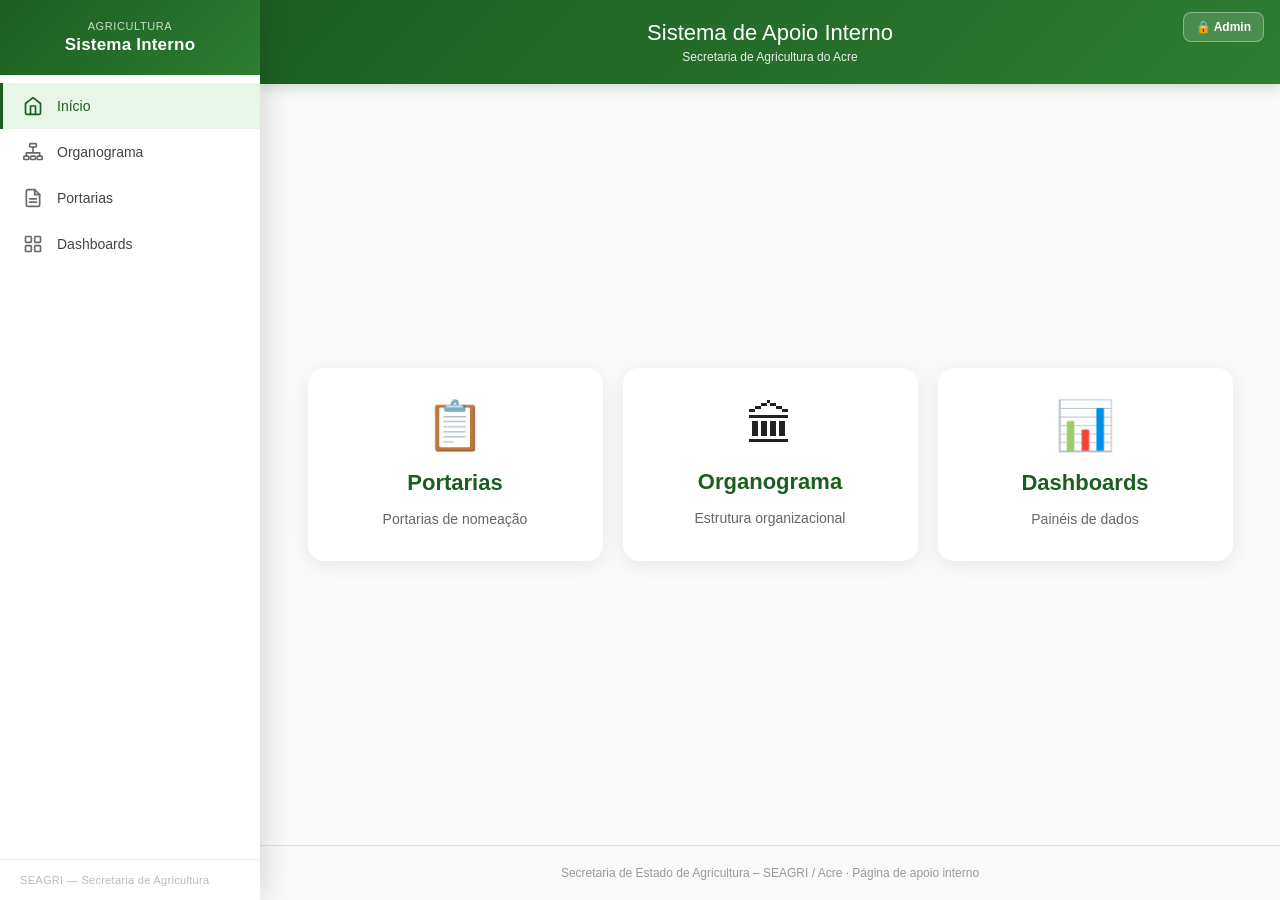
<file: pages/index.html>
<!DOCTYPE html>
<html lang="pt-BR">
<head>
<meta charset="UTF-8">
<meta name="viewport" content="width=device-width, initial-scale=1.0">
<title>SEAGRI - Sistema de Apoio Interno</title>
<link rel="icon" type="image/svg+xml" href="../favicon.svg">
<meta property="og:title" content="SEAGRI – Sistema de Apoio Interno">
<meta property="og:description" content="Portal interno da Secretaria de Estado de Agricultura do Acre — organograma, portarias, chamados e contatos.">
<meta property="og:type" content="website">
<meta property="og:image" content="../assets/brasao.png">
<link rel="stylesheet" href="../css/base.css">
<link rel="stylesheet" href="../css/index.css">
</head>
<body>
<nav class="sidebar open" id="sidebar">
  <div class="sidebar-head">
    <div class="sidebar-head-info">
      <div class="sidebar-head-sub">Agricultura</div>
      <div class="sidebar-head-title">Sistema Interno</div>
    </div>
  </div>
  <div class="sidebar-nav">
    <a class="sidebar-link" href="index.html" data-page="index">
      <svg class="sidebar-icon" viewBox="0 0 24 24" fill="none" stroke="currentColor" stroke-width="2" stroke-linecap="round" stroke-linejoin="round"><path d="M3 9l9-7 9 7v11a2 2 0 01-2 2H5a2 2 0 01-2-2z"/><polyline points="9 22 9 12 15 12 15 22"/></svg>
      Início
    </a>
    <a class="sidebar-link" href="organograma.html" data-page="organograma">
      <svg class="sidebar-icon" viewBox="0 0 24 24" fill="none" stroke="currentColor" stroke-width="2" stroke-linecap="round" stroke-linejoin="round"><rect x="8" y="2" width="8" height="4" rx="1"/><rect x="1" y="17" width="6" height="4" rx="1"/><rect x="9" y="17" width="6" height="4" rx="1"/><rect x="17" y="17" width="6" height="4" rx="1"/><path d="M12 6v5M4 17v-4h16v4"/></svg>
      Organograma
    </a>
    <a class="sidebar-link" href="portarias.html" data-page="portarias">
      <svg class="sidebar-icon" viewBox="0 0 24 24" fill="none" stroke="currentColor" stroke-width="2" stroke-linecap="round" stroke-linejoin="round"><path d="M14 2H6a2 2 0 00-2 2v16a2 2 0 002 2h12a2 2 0 002-2V8z"/><polyline points="14 2 14 8 20 8"/><line x1="16" y1="13" x2="8" y2="13"/><line x1="16" y1="17" x2="8" y2="17"/></svg>
      Portarias
    </a>
    <a class="sidebar-link" href="https://datastudio.google.com/reporting/2b0d6260-ce84-4061-944b-954971732248/page/5xLlD" target="_blank" data-page="dashboards">
      <svg class="sidebar-icon" viewBox="0 0 24 24" fill="none" stroke="currentColor" stroke-width="2" stroke-linecap="round" stroke-linejoin="round"><rect x="3" y="3" width="7" height="7" rx="1"/><rect x="14" y="3" width="7" height="7" rx="1"/><rect x="14" y="14" width="7" height="7" rx="1"/><rect x="3" y="14" width="7" height="7" rx="1"/></svg>
      Dashboards
    </a>
    <a class="sidebar-link" href="chamados.html" data-page="chamados" id="sidebarLinkChamados">
      <svg class="sidebar-icon" viewBox="0 0 24 24" fill="none" stroke="currentColor" stroke-width="2" stroke-linecap="round" stroke-linejoin="round"><path d="M21 15a2 2 0 01-2 2H7l-4 4V5a2 2 0 012-2h14a2 2 0 012 2z"/></svg>
      Chamados
    </a>
    <a class="sidebar-link" href="contatos.html" data-page="contatos" id="sidebarLinkContatos">
      <svg class="sidebar-icon" viewBox="0 0 24 24" fill="none" stroke="currentColor" stroke-width="2" stroke-linecap="round" stroke-linejoin="round"><path d="M17 21v-2a4 4 0 00-4-4H5a4 4 0 00-4 4v2"/><circle cx="9" cy="7" r="4"/><path d="M23 21v-2a4 4 0 00-3-3.87M16 3.13a4 4 0 010 7.75"/></svg>
      Contatos
    </a>
  </div>
  <div class="sidebar-foot">SEAGRI &mdash; Secretaria de Agricultura</div>
</nav>
<script src="../js/sidebar.js"></script>
<header>
  <button class="admin-login-btn" id="adminLoginBtn" type="button">&#128274; Admin</button>
  <h1>Sistema de Apoio Interno</h1>
  <p>Secretaria de Agricultura do Acre</p>
</header>

<div class="container">
  <div class="cards">
    <a href="portarias.html" class="card-link">
      <div class="card">
        <span class="card-icon">&#128203;</span>
        <h2>Portarias</h2>
        <p>Portarias de nomeação</p>
        
      </div>
    </a>
    <a href="organograma.html" class="card-link">
      <div class="card">
        <span class="card-icon">&#127963;</span>
        <h2>Organograma</h2>
        <p>Estrutura organizacional</p>
        
      </div>
    </a>
    <a href="chamados.html" class="card-link" id="cardChamados">
      <div class="card">
        <span class="card-icon">&#128187;</span>
        <h2>Chamados</h2>
        <p>Sistema de Chamados</p>
      </div>
    </a>
    <a href="https://datastudio.google.com/reporting/2b0d6260-ce84-4061-944b-954971732248/page/5xLlD" class="card-link">
      <div class="card">
        <span class="card-icon">&#128202;</span>
        <h2>Dashboards</h2>
        <p>Painéis de dados</p>
      </div>
    </a>
    <a href="contatos.html" class="card-link" id="cardContatos">
      <div class="card">
        <span class="card-icon">&#128222;</span>
        <h2>Contatos</h2>
        <p>Telefones dos servidores</p>
      </div>
    </a>
  </div>
</div>

<footer>Secretaria de Estado de Agricultura &ndash; SEAGRI / Acre &middot; P&aacute;gina de apoio interno</footer>

<div class="admin-overlay" id="adminOverlay">
  <div class="admin-box">
    <div class="admin-box-title">&#128274; Acesso Administrativo</div>
    <p class="admin-box-desc">Digite a senha para liberar o acesso &agrave; p&aacute;gina de contatos.</p>
    <input type="password" id="adminPwdInput" class="admin-pwd" placeholder="Senha">
    <p class="admin-errmsg" id="adminErr"></p>
    <div class="admin-btns">
      <button class="admin-btn-ok" id="adminOk" type="button">Entrar</button>
      <button class="admin-btn-cancel" id="adminCancel" type="button">Cancelar</button>
    </div>
  </div>
</div>

<script>
let adminLogado=sessionStorage.getItem('seagri_admin')==='1';
const loginBtn=document.getElementById('adminLoginBtn');
const cardContatos=document.getElementById('cardContatos');
const cardChamados=document.getElementById('cardChamados');
const overlay=document.getElementById('adminOverlay');
const pwdInput=document.getElementById('adminPwdInput');
const errMsg=document.getElementById('adminErr');

function aplicarEstado(){
  if(adminLogado){
    cardContatos.classList.add('visivel');
    cardChamados.classList.add('visivel');
    loginBtn.innerHTML='&#9989; Admin (sair)';
    loginBtn.classList.add('logado');
  }else{
    cardContatos.classList.remove('visivel');
    cardChamados.classList.remove('visivel');
    loginBtn.innerHTML='&#128274; Admin';
    loginBtn.classList.remove('logado');
  }
}
aplicarEstado();

loginBtn.addEventListener('click',()=>{
  if(adminLogado){
    adminLogado=false;
    sessionStorage.removeItem('seagri_admin');
    aplicarEstado();
    window._sidebarRefreshAdmin&&window._sidebarRefreshAdmin();
    return;
  }
  pwdInput.value='';errMsg.textContent='';
  overlay.classList.add('show');
  setTimeout(()=>pwdInput.focus(),80);
});

const ADMIN_HASH='8c6976e5b5410415bde908bd4dee15dfb167a9c873fc4bb8a81f6f2ab448a918';
function entrar(){
  const v=pwdInput.value;
  crypto.subtle.digest('SHA-256',new TextEncoder().encode(v)).then(buf=>{
    const hex=Array.from(new Uint8Array(buf)).map(b=>b.toString(16).padStart(2,'0')).join('');
    if(hex===ADMIN_HASH){
      adminLogado=true;
      sessionStorage.setItem('seagri_admin','1');
      overlay.classList.remove('show');
      aplicarEstado();
      window._sidebarRefreshAdmin&&window._sidebarRefreshAdmin();
    }else{
      errMsg.textContent='Senha incorreta. Tente novamente.';
      pwdInput.value='';pwdInput.focus();
    }
  });
}

document.getElementById('adminOk').addEventListener('click',entrar);
document.getElementById('adminCancel').addEventListener('click',()=>overlay.classList.remove('show'));
pwdInput.addEventListener('keydown',e=>{if(e.key==='Enter')entrar();if(e.key==='Escape')overlay.classList.remove('show');});
overlay.addEventListener('click',e=>{if(e.target===overlay)overlay.classList.remove('show');});
</script>
</body>
</html>
</file>
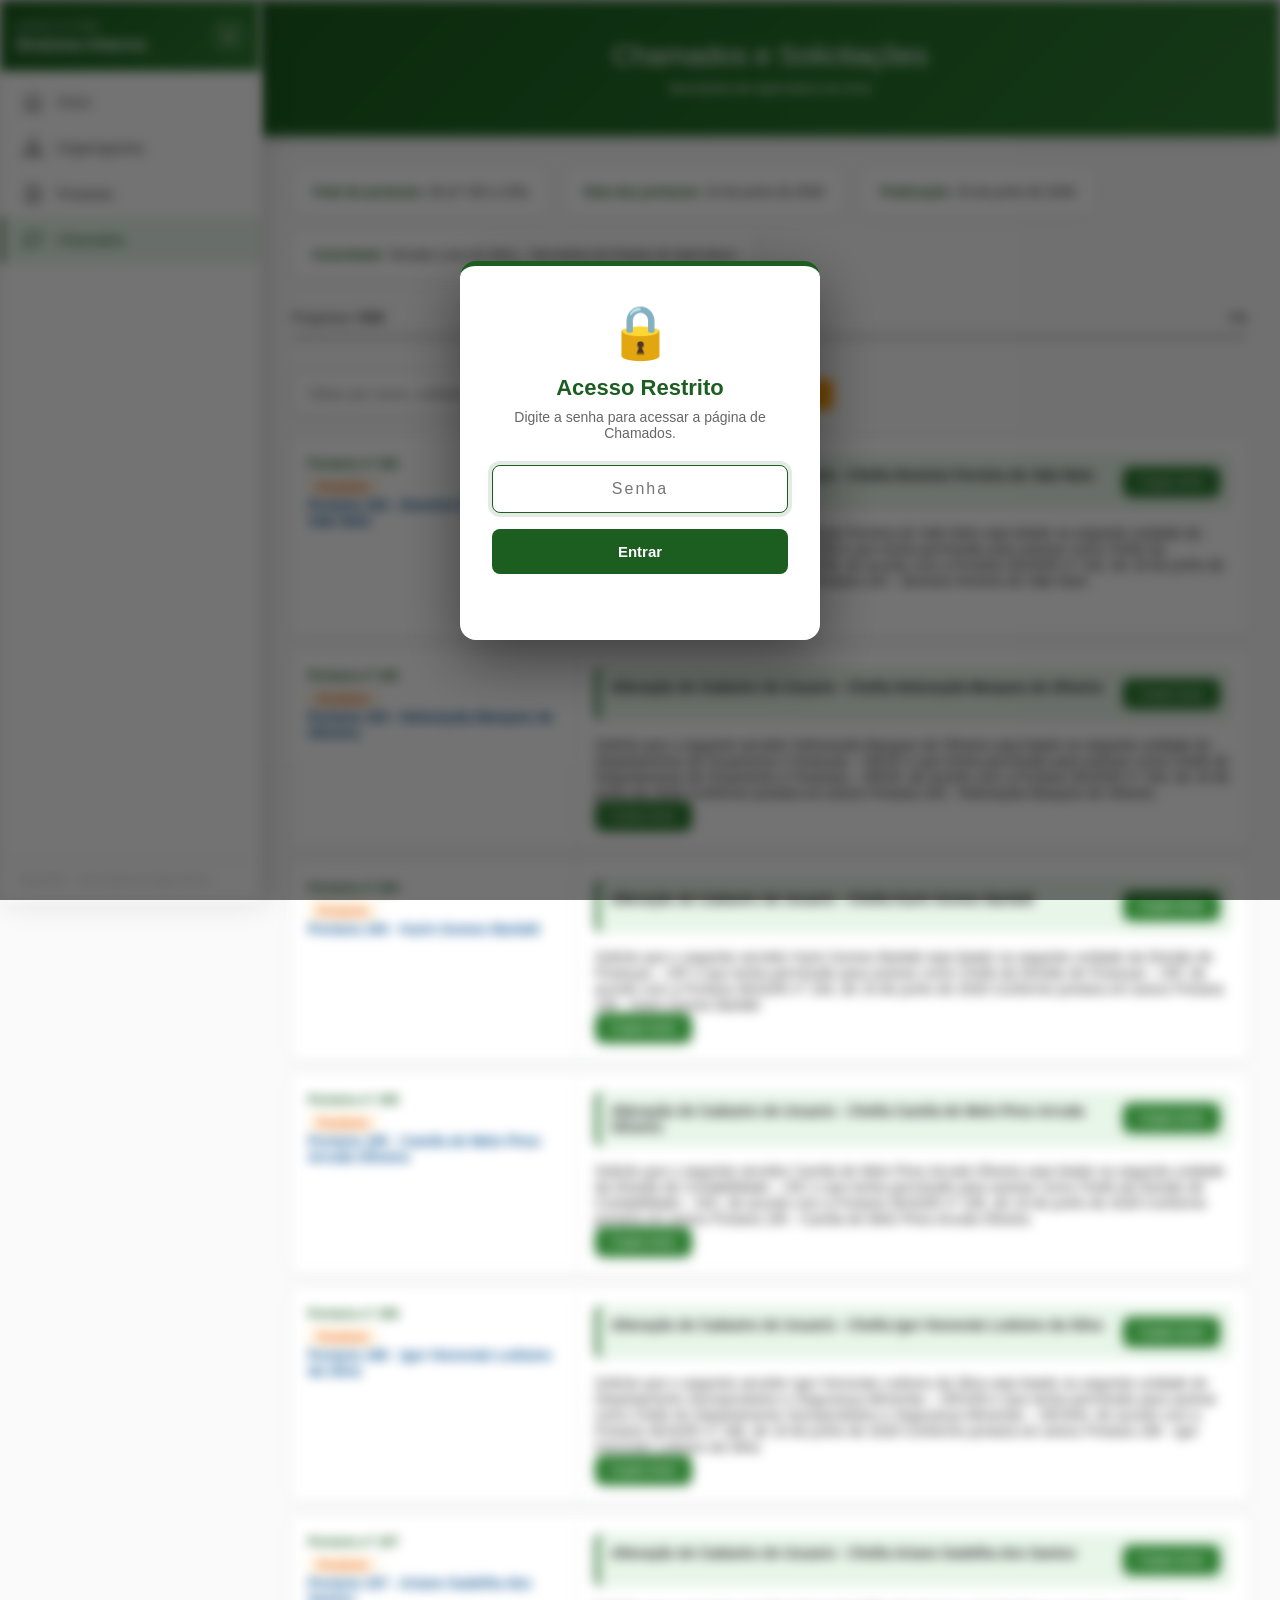
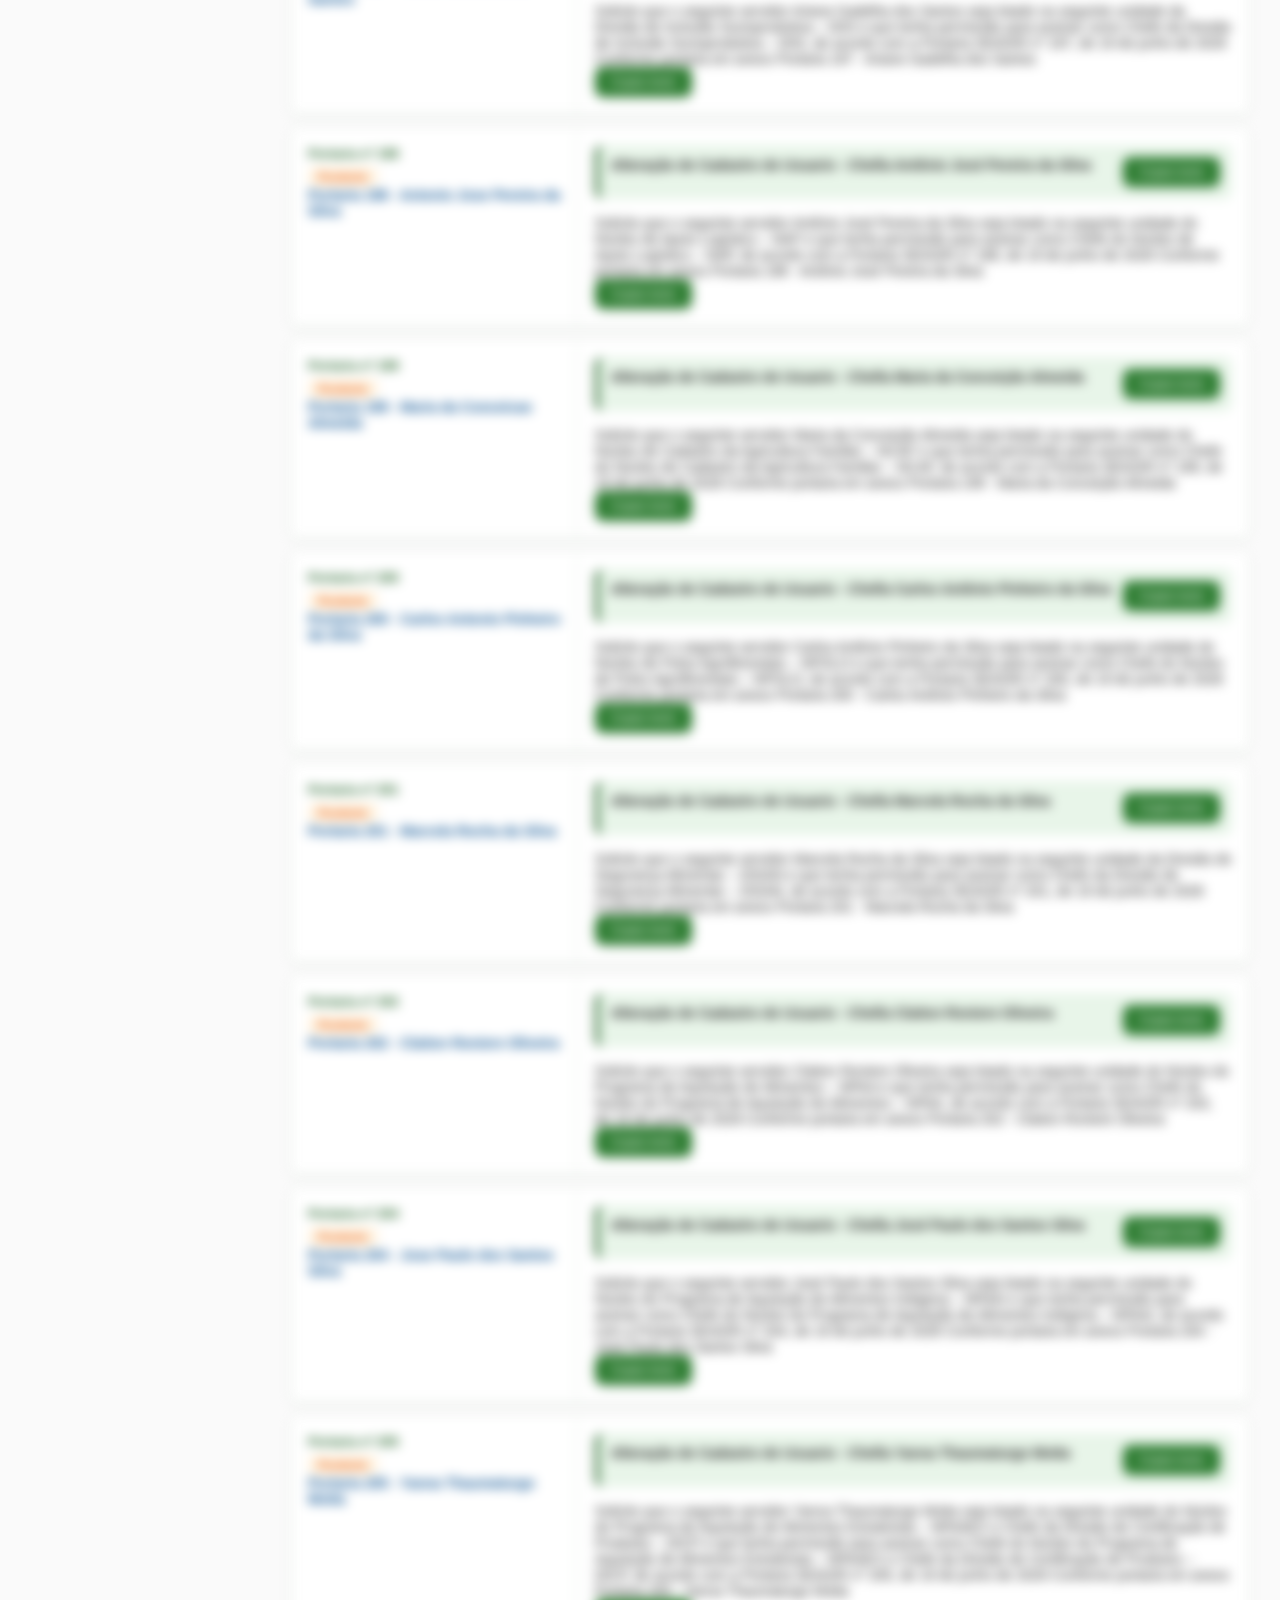
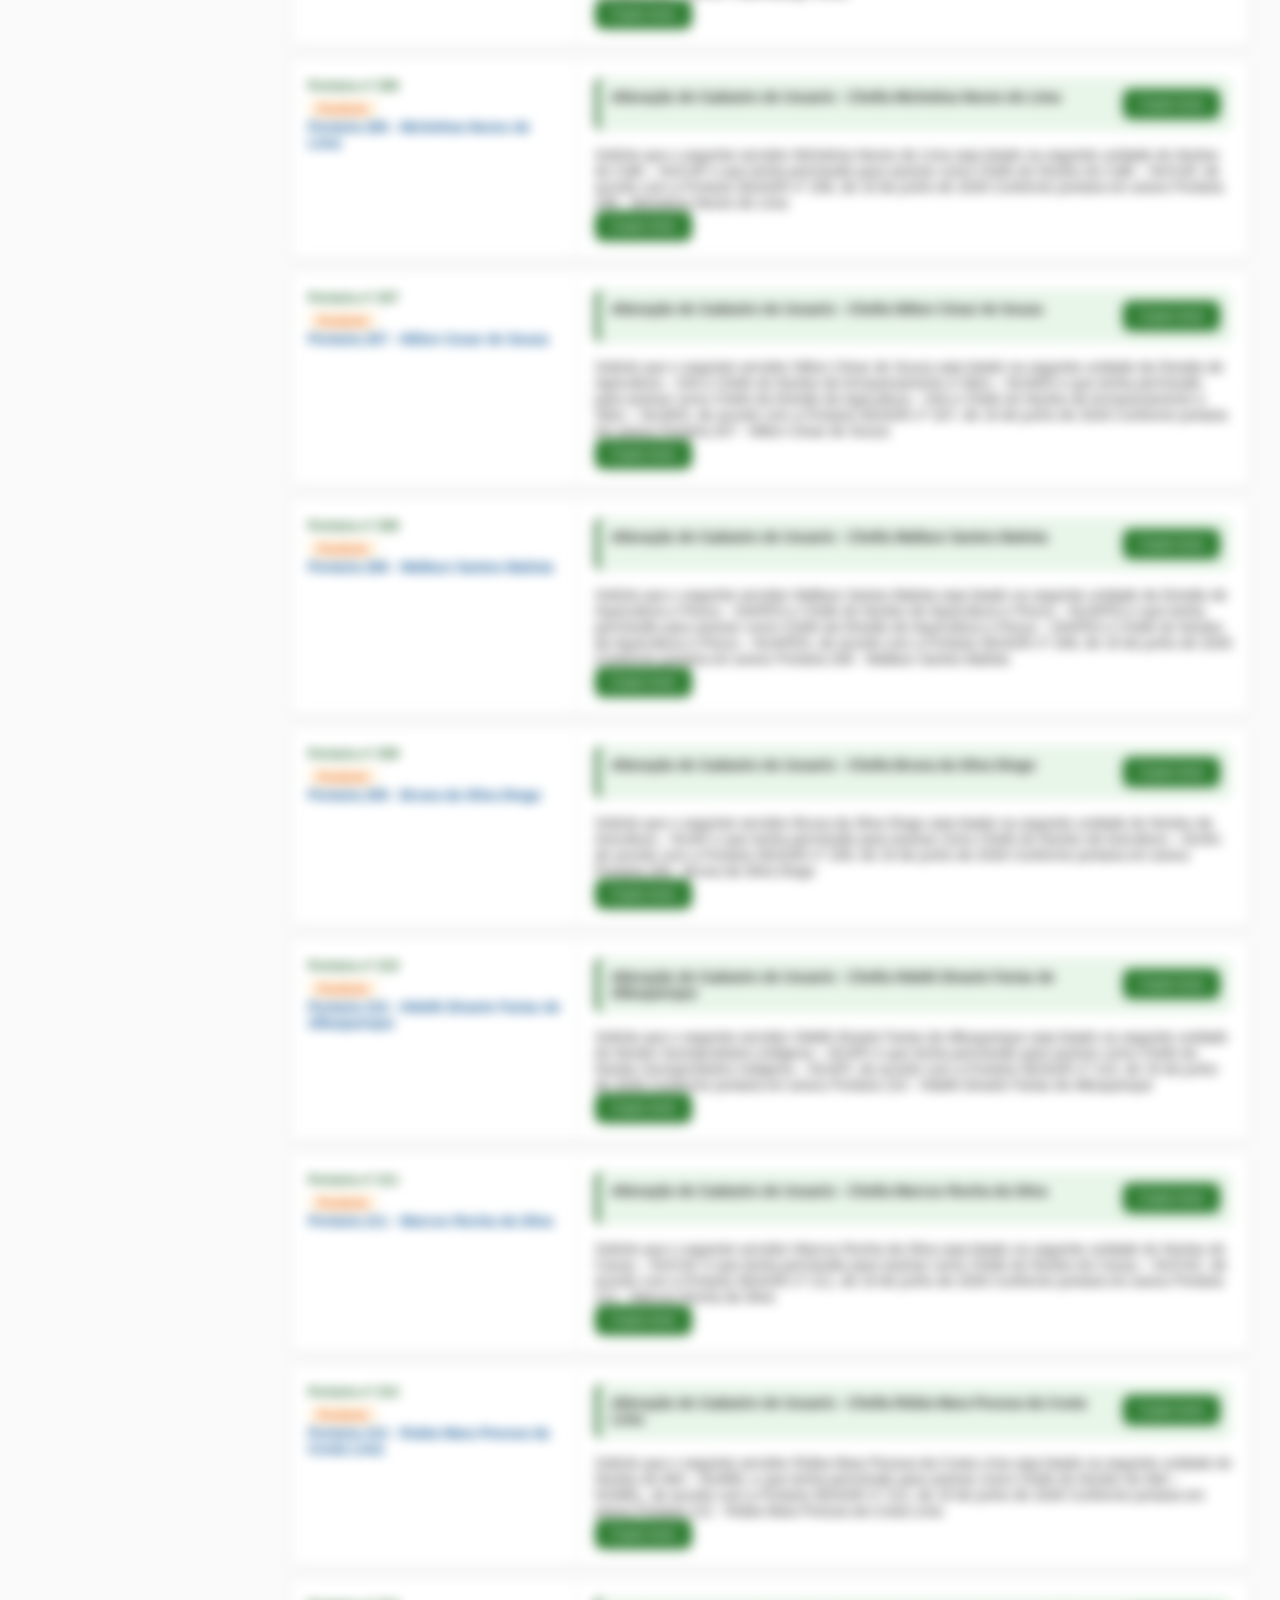
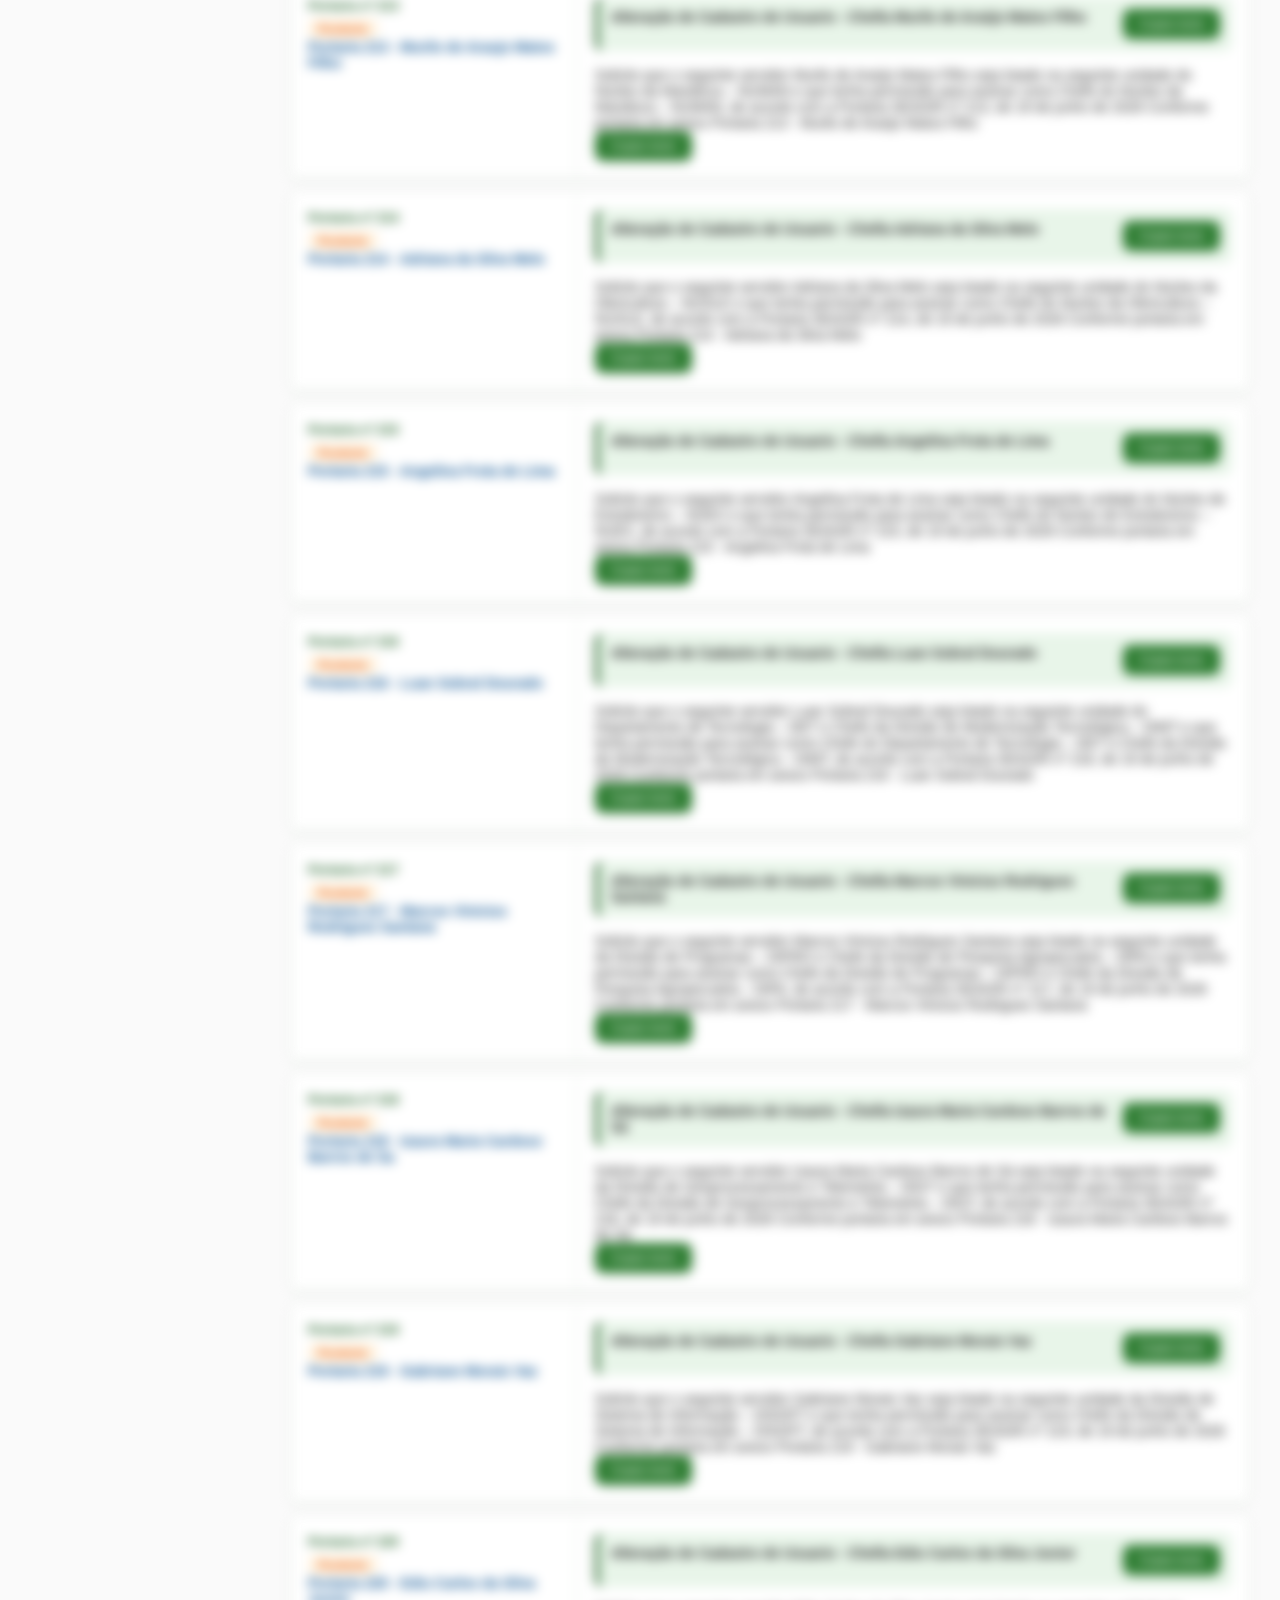
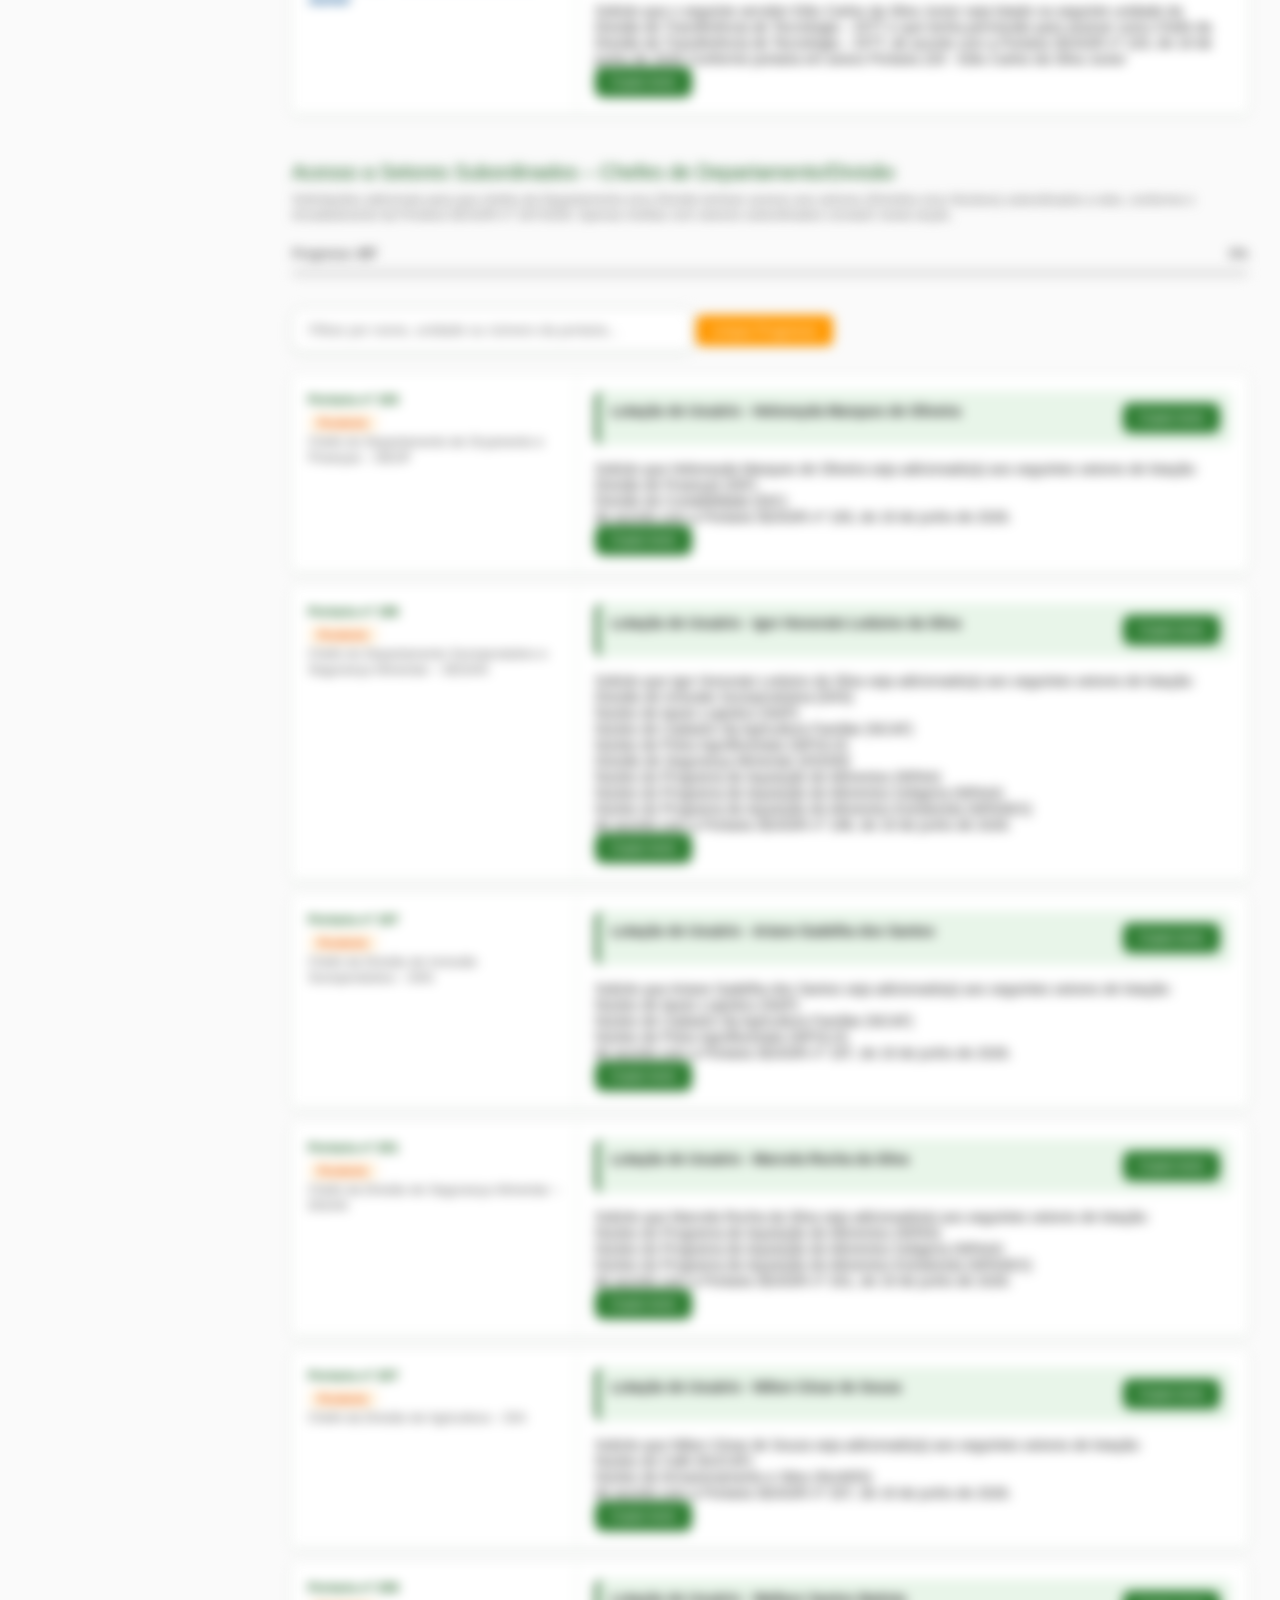
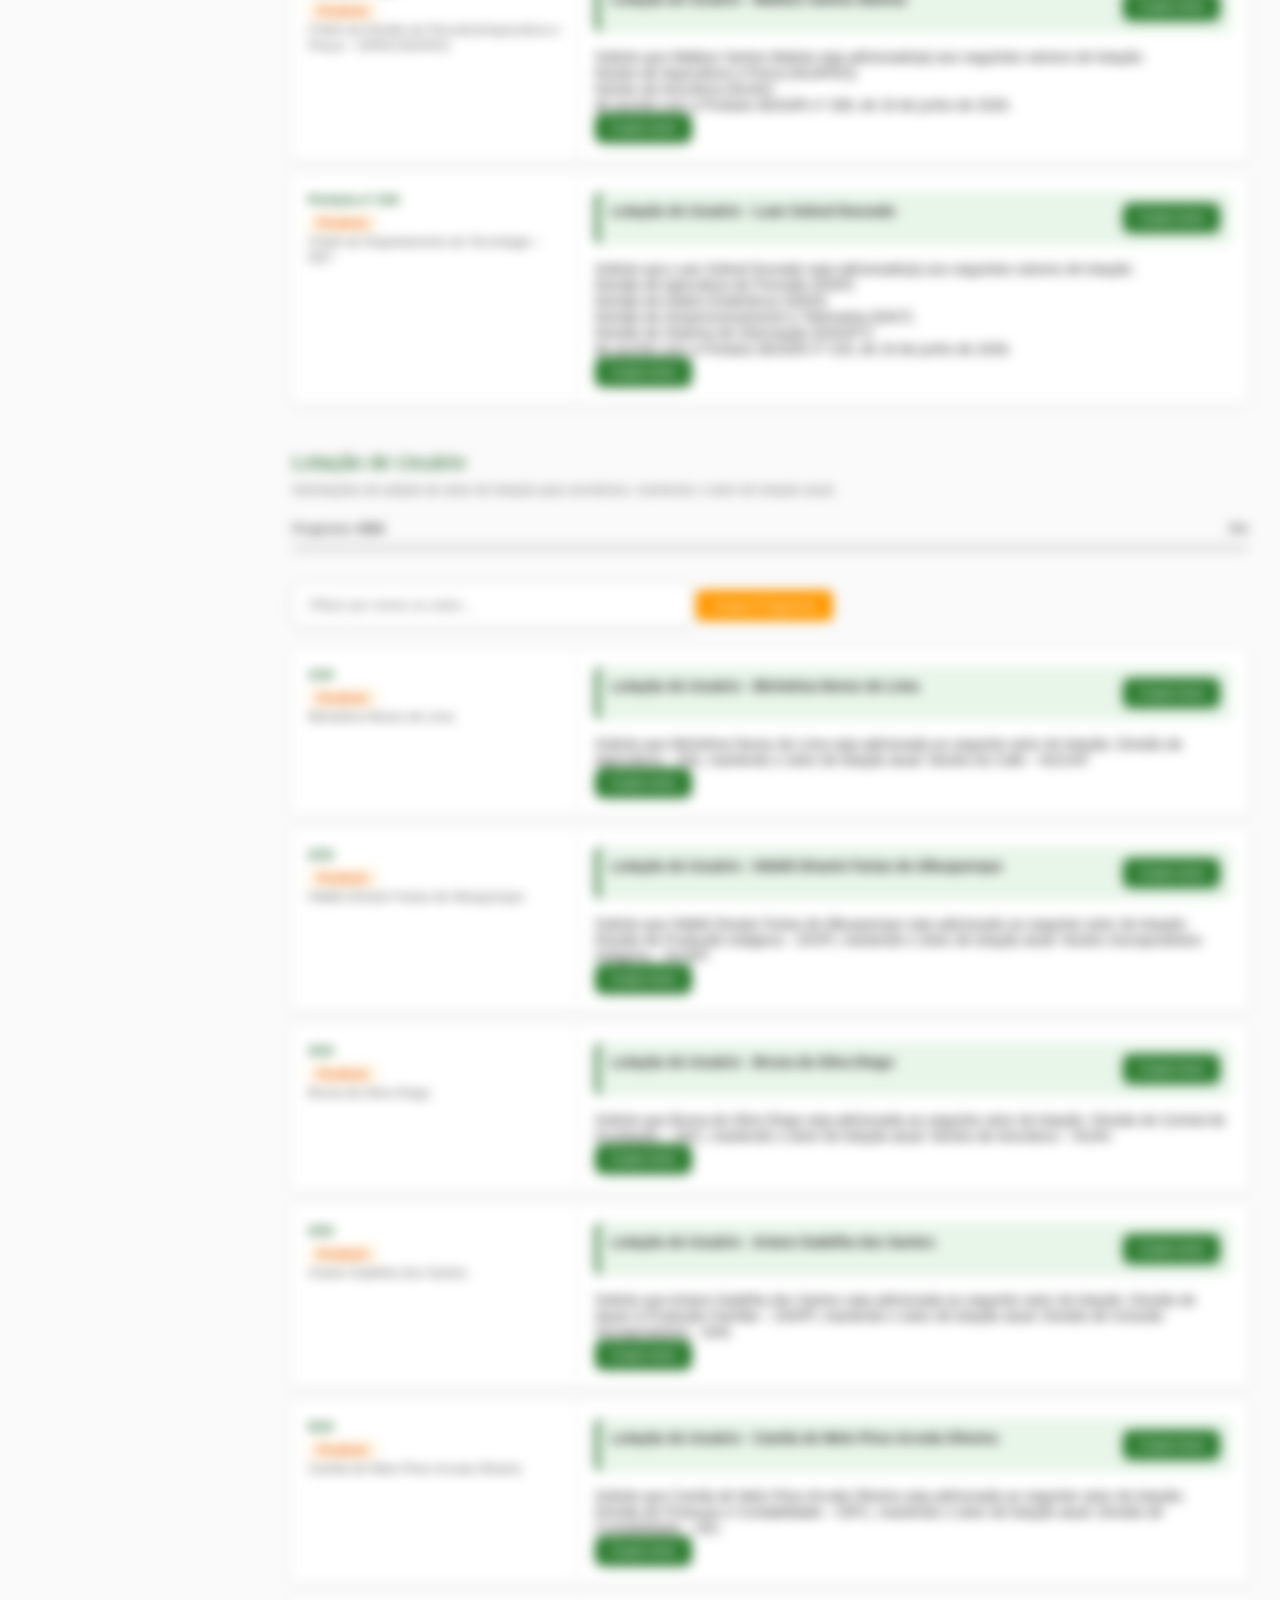
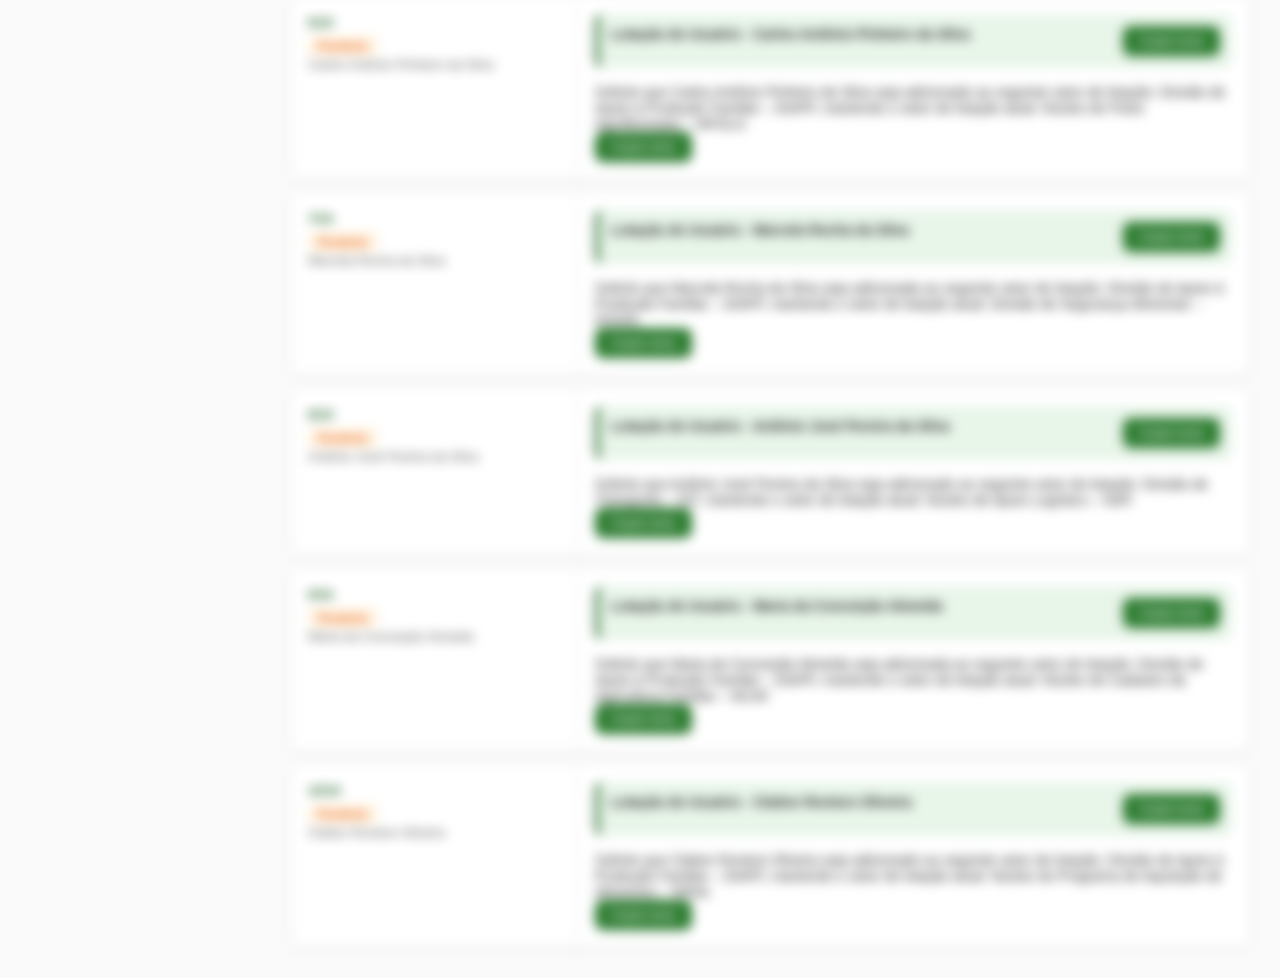
<file: chamados.html>
<!DOCTYPE html>
<html lang="pt-BR">
<head>
<meta charset="UTF-8">
<meta name="viewport" content="width=device-width, initial-scale=1.0">
<title>Chamados – SEAGRI</title>
<link rel="icon" type="image/svg+xml" href="favicon.svg">
<meta property="og:title" content="Chamados SEAGRI">
<meta property="og:description" content="Sistema de chamados de lotação e habilitação de assinatura – SEAGRI Acre.">
<meta property="og:type" content="website">
<link rel="stylesheet" href="base.css">
<link rel="stylesheet" href="chamados.css">
</head>
<body class="locked sidebar-open">
<button class="sidebar-expand" id="sidebarExpand" aria-label="Expandir menu">&#8250;</button>
<div class="sidebar-backdrop" id="sidebarBackdrop"></div>
<nav class="sidebar open" id="sidebar">
  <div class="sidebar-head">
    <div class="sidebar-head-info">
      <div class="sidebar-head-sub">Agricultura</div>
      <div class="sidebar-head-title">Sistema Interno</div>
    </div>
    <button class="sidebar-toggle" id="sidebarToggle" aria-label="Recolher">&#8249;</button>
  </div>
  <div class="sidebar-nav">
    <a class="sidebar-link" href="index.html" data-page="index">
      <svg class="sidebar-icon" viewBox="0 0 24 24" fill="none" stroke="currentColor" stroke-width="2" stroke-linecap="round" stroke-linejoin="round"><path d="M3 9l9-7 9 7v11a2 2 0 01-2 2H5a2 2 0 01-2-2z"/><polyline points="9 22 9 12 15 12 15 22"/></svg>
      Início
    </a>
    <a class="sidebar-link" href="organograma.html" data-page="organograma">
      <svg class="sidebar-icon" viewBox="0 0 24 24" fill="none" stroke="currentColor" stroke-width="2" stroke-linecap="round" stroke-linejoin="round"><rect x="8" y="2" width="8" height="4" rx="1"/><rect x="1" y="17" width="6" height="4" rx="1"/><rect x="9" y="17" width="6" height="4" rx="1"/><rect x="17" y="17" width="6" height="4" rx="1"/><path d="M12 6v5M4 17v-4h16v4"/></svg>
      Organograma
    </a>
    <a class="sidebar-link" href="portarias.html" data-page="portarias">
      <svg class="sidebar-icon" viewBox="0 0 24 24" fill="none" stroke="currentColor" stroke-width="2" stroke-linecap="round" stroke-linejoin="round"><path d="M14 2H6a2 2 0 00-2 2v16a2 2 0 002 2h12a2 2 0 002-2V8z"/><polyline points="14 2 14 8 20 8"/><line x1="16" y1="13" x2="8" y2="13"/><line x1="16" y1="17" x2="8" y2="17"/></svg>
      Portarias
    </a>
    <a class="sidebar-link" href="chamados.html" data-page="chamados">
      <svg class="sidebar-icon" viewBox="0 0 24 24" fill="none" stroke="currentColor" stroke-width="2" stroke-linecap="round" stroke-linejoin="round"><path d="M21 15a2 2 0 01-2 2H7l-4 4V5a2 2 0 012-2h14a2 2 0 012 2z"/></svg>
      Chamados
    </a>
    <a class="sidebar-link" href="contatos.html" data-page="contatos" id="sidebarLinkContatos">
      <svg class="sidebar-icon" viewBox="0 0 24 24" fill="none" stroke="currentColor" stroke-width="2" stroke-linecap="round" stroke-linejoin="round"><path d="M17 21v-2a4 4 0 00-4-4H5a4 4 0 00-4 4v2"/><circle cx="9" cy="7" r="4"/><path d="M23 21v-2a4 4 0 00-3-3.87M16 3.13a4 4 0 010 7.75"/></svg>
      Contatos
    </a>
  </div>
  <div class="sidebar-foot">SEAGRI &mdash; Secretaria de Agricultura</div>
</nav>
<script>(function(){var t=document.getElementById('sidebarToggle'),e=document.getElementById('sidebarExpand'),b=document.getElementById('sidebarBackdrop'),s=document.getElementById('sidebar');function openSidebar(){s.classList.add('open');document.body.classList.add('sidebar-open')}function closeSidebar(){s.classList.remove('open');document.body.classList.remove('sidebar-open')}t.addEventListener('click',closeSidebar);if(e)e.addEventListener('click',openSidebar);document.addEventListener('keydown',function(k){if(k.key==='Escape')closeSidebar()});var p=location.pathname.split('/').pop().replace('.html','');if(!p||p==='')p='index';var a=document.querySelector('.sidebar-link[data-page="'+p+'"]');if(a)a.classList.add('ativo');function refreshAdmin(){var c=document.getElementById('sidebarLinkContatos');if(c)c.style.display=sessionStorage.getItem('seagri_admin')==='1'?'':'none';}refreshAdmin();window._sidebarRefreshAdmin=refreshAdmin;})();</script>
<div id="gate">
  <div class="gate-box">
    <div class="gate-icon">&#128274;</div>
    <h2>Acesso Restrito</h2>
    <p>Digite a senha para acessar a p&aacute;gina de Chamados.</p>
    <input id="gateSenha" type="password" placeholder="Senha" autocomplete="off" autofocus>
    <button id="gateBtn" type="button">Entrar</button>
    <div class="gate-erro" id="gateErro"></div>
  </div>
</div>
<script>
(function(){
  var H="8c6976e5b5410415bde908bd4dee15dfb167a9c873fc4bb8a81f6f2ab448a918";
  var input=document.getElementById("gateSenha");
  var btn=document.getElementById("gateBtn");
  var erro=document.getElementById("gateErro");
  function tentar(){
    var v=input.value;
    if(!v)return;
    btn.disabled=true;
    crypto.subtle.digest("SHA-256",new TextEncoder().encode(v)).then(function(buf){
      var hex=Array.from(new Uint8Array(buf)).map(function(b){return b.toString(16).padStart(2,"0");}).join("");
      if(hex===H){
        document.body.classList.remove("locked");
        var g=document.getElementById("gate");
        if(g)g.parentNode.removeChild(g);
      }else{
        erro.textContent="Senha incorreta. Tente novamente.";
        input.value="";input.focus();btn.disabled=false;
      }
    });
  }
  btn.addEventListener("click",tentar);
  input.addEventListener("keydown",function(e){if(e.key==="Enter"){e.preventDefault();tentar();}});
  input.focus();
})();
</script>
<header>
  <h1>Chamados e Solicitações</h1>
  <p>Secretaria de Agricultura do Acre</p>
</header>

<div class="wrap">
  <div class="meta">
    <div class="card"><b>Total de portarias:</b> 28 (n&ordm; 192 a 220)</div>
    <div class="card"><b>Data das portarias:</b> 19 de junho de 2026</div>
    <div class="card"><b>Publica&ccedil;&atilde;o:</b> 23 de junho de 2026</div>
    <div class="card"><b>Autoridade:</b> Temyllis Lima da Silva &ndash; Secret&aacute;ria de Estado de Agricultura</div>
  </div>

  <div class="tools">
    <div class="progresso-container">
      <div class="progresso-titulo">
        <span>Progresso: <strong id="progresso-texto">0/28</strong></span>
        <span id="progresso-percentual">0%</span>
      </div>
      <div class="progresso-barra">
        <div class="progresso-fill" id="progresso-fill"></div>
      </div>
    </div>
    <input id="busca" type="text" placeholder="Filtrar por nome, unidade ou n&uacute;mero da portaria...">
    <button id="limparProgresso" style="margin-top:10px;padding:8px 16px;background:#ff9800;color:#fff;border:none;border-radius:6px;cursor:pointer;font-weight:500;">Limpar Progresso</button>
  </div>

  <table id="tabela">
    <thead>
      <tr>
        <th style="width:30%">Arquivo</th>
        <th style="width:70%">Texto da solicita&ccedil;&atilde;o</th>
      </tr>
    </thead>
    <tbody>
<!--LINHAS-->
    </tbody>
  </table>

  <h2 style="margin:48px 0 8px;font-size:20px;color:var(--verde);font-weight:500;">Acesso a Setores Subordinados &ndash; Chefes de Departamento/Divis&atilde;o</h2>
  <p style="margin:0 0 24px;font-size:13px;color:#666;">Solicita&ccedil;&otilde;es adicionais para que chefes de Departamento e/ou Divis&atilde;o tenham acesso aos setores (Divis&otilde;es e/ou N&uacute;cleos) subordinados a eles, conforme o encadeamento da Portaria SEAGRI n&ordm; 187/2026. Apenas chefias com setores subordinados constam nesta se&ccedil;&atilde;o.</p>

  <div class="tools">
    <div class="progresso-container">
      <div class="progresso-titulo">
        <span>Progresso: <strong id="progresso-texto2">0/7</strong></span>
        <span id="progresso-percentual2">0%</span>
      </div>
      <div class="progresso-barra">
        <div class="progresso-fill" id="progresso-fill2"></div>
      </div>
    </div>
    <input id="busca2" type="text" placeholder="Filtrar por nome, unidade ou n&uacute;mero da portaria...">
    <button id="limparProgresso2" style="margin-top:10px;padding:8px 16px;background:#ff9800;color:#fff;border:none;border-radius:6px;cursor:pointer;font-weight:500;">Limpar Progresso</button>
  </div>

  <table id="tabela2">
    <thead>
      <tr>
        <th style="width:30%">Chefia</th>
        <th style="width:70%">Texto da solicita&ccedil;&atilde;o</th>
      </tr>
    </thead>
    <tbody>
<!--LINHAS2-->
    </tbody>
  </table>

  <h2 style="margin:48px 0 8px;font-size:20px;color:var(--verde);font-weight:500;">Lota&ccedil;&atilde;o de Usu&aacute;rio</h2>
  <p style="margin:0 0 24px;font-size:13px;color:#666;">Solicita&ccedil;&otilde;es de adi&ccedil;&atilde;o de setor de lota&ccedil;&atilde;o para servidores, mantendo o setor de lota&ccedil;&atilde;o atual.</p>

  <div class="tools">
    <div class="progresso-container">
      <div class="progresso-titulo">
        <span>Progresso: <strong id="progresso-texto3">0/10</strong></span>
        <span id="progresso-percentual3">0%</span>
      </div>
      <div class="progresso-barra">
        <div class="progresso-fill" id="progresso-fill3"></div>
      </div>
    </div>
    <input id="busca3" type="text" placeholder="Filtrar por nome ou setor...">
    <button id="limparProgresso3" style="margin-top:10px;padding:8px 16px;background:#ff9800;color:#fff;border:none;border-radius:6px;cursor:pointer;font-weight:500;">Limpar Progresso</button>
  </div>

  <table id="tabela3">
    <thead>
      <tr>
        <th style="width:30%">Servidor</th>
        <th style="width:70%">Texto da solicita&ccedil;&atilde;o</th>
      </tr>
    </thead>
    <tbody>
<!--LINHAS3-->
    </tbody>
  </table>
</div>
<script>
const dados = [
 {n:"192", arq:"Portaria 192 - Dionisio Ferreira do Vale Neto.pdf", orig:"[03]-0021487054_Publicacao.pdf", nome:"Dionisio Ferreira do Vale Neto", chefia:"Chefe da Assessoria de Comunicação – ASCOM"},
 {n:"193", arq:"Portaria 193 - Heloneyda Marques de Oliveira.pdf", orig:"[05]-0021487149_Publicacao.pdf", nome:"Heloneyda Marques de Oliveira", chefia:"Chefe do Departamento de Orçamento e Finanças – DEOF"},
 {n:"194", arq:"Portaria 194 - Karin Gomes Barlatti.pdf", orig:"[07]-0021487244_Publicacao.pdf", nome:"Karin Gomes Barlatti", chefia:"Chefe da Divisão de Finanças – DIF"},
 {n:"195", arq:"Portaria 195 - Camila de Melo Pires Arruda Oliveira.pdf", orig:"[09]-0021487390_Publicacao.pdf", nome:"Camila de Melo Pires Arruda Oliveira", chefia:"Chefe da Divisão de Contabilidade – DIC"},
 {n:"196", arq:"Portaria 196 - Igor Honorato Leduino da Silva.pdf", orig:"[11]-0021487550_Publicacao.pdf", nome:"Igor Honorato Leduino da Silva", chefia:"Chefe do Departamento Socioprodutivo e Segurança Alimentar – DESAN"},
 {n:"197", arq:"Portaria 197 - Ariane Gadelha dos Santos.pdf", orig:"[13]-0021487748_Publicacao.pdf", nome:"Ariane Gadelha dos Santos", chefia:"Chefe da Divisão de Inclusão Socioprodutiva – DIIS"},
 {n:"198", arq:"Portaria 198 - Antonio Jose Pereira da Silva.pdf", orig:"[15]-0021487877_Publicacao.pdf", nome:"Antônio José Pereira da Silva", chefia:"Chefe do Núcleo de Apoio Logístico – NAP"},
 {n:"199", arq:"Portaria 199 - Maria da Conceicao Almeida.pdf", orig:"[17]-0021487975_Publicacao.pdf", nome:"Maria da Conceição Almeida", chefia:"Chefe do Núcleo de Cadastro da Agricultura Familiar – NCAF"},
 {n:"200", arq:"Portaria 200 - Carlos Antonio Pinheiro da Silva.pdf", orig:"[19]-0021488051_Publicacao.pdf", nome:"Carlos Antônio Pinheiro da Silva", chefia:"Chefe do Núcleo de Polos Agroflorestais – NPOLO"},
 {n:"201", arq:"Portaria 201 - Marcela Rocha da Silva.pdf", orig:"[21]-0021488125_Publicacao.pdf", nome:"Marcela Rocha da Silva", chefia:"Chefe da Divisão de Segurança Alimentar – DISAN"},
 {n:"202", arq:"Portaria 202 - Claiton Roniere Oliveira.pdf", orig:"[23]-0021488206_Publicacao.pdf", nome:"Claiton Roniere Oliveira", chefia:"Chefe do Núcleo do Programa de Aquisição de Alimentos – NPAA"},
 {n:"204", arq:"Portaria 204 - Jose Paulo dos Santos Silva.pdf", orig:"[25]-0021488298_Publicacao.pdf", nome:"José Paulo dos Santos Silva", chefia:"Chefe do Núcleo do Programa de Aquisição de Alimentos Indígena – NPAAI"},
 {n:"205", arq:"Portaria 205 - Yanna Thaumaturgo Motta.pdf", orig:"[27]-0021488361_Publicacao.pdf", nome:"Yanna Thaumaturgo Motta", chefia:"Chefe do Núcleo do Programa de Aquisição de Alimentos Extrativista – NPAAEX e Chefe da Divisão de Certificação de Produtos – DICP"},
 {n:"206", arq:"Portaria 206 - Michelma Neves de Lima.pdf", orig:"[29]-0021488488_Publicacao.pdf", nome:"Michelma Neves de Lima", chefia:"Chefe do Núcleo do Café – NUCAF"},
 {n:"207", arq:"Portaria 207 - Nilton Cesar de Souza.pdf", orig:"[31]-0021488659_Publicacao.pdf", nome:"Nilton César de Souza", chefia:"Chefe da Divisão de Agricultura – DIA e Chefe do Núcleo de Armazenamento e Silos – NUARS"},
 {n:"208", arq:"Portaria 208 - Wallace Santos Batista.pdf", orig:"[33]-0021488757_Publicacao.pdf", nome:"Wallace Santos Batista", chefia:"Chefe da Divisão de Aquicultura e Pesca – DIAPES e Chefe do Núcleo de Aquicultura e Pesca – NUAPES"},
 {n:"209", arq:"Portaria 209 - Bruna da Silva Diogo.pdf", orig:"[35]-0021489141_Publicacao.pdf", nome:"Bruna da Silva Diogo", chefia:"Chefe do Núcleo de Avicultura – NUAV"},
 {n:"210", arq:"Portaria 210 - Hidelk Dinarte Farias de Albuquerque.pdf", orig:"[37]-0021489250_Publicacao.pdf", nome:"Hidelk Dinarte Farias de Albuquerque", chefia:"Chefe do Núcleo Socioprodutivo Indígena – NUSPI"},
 {n:"211", arq:"Portaria 211 - Marcos Rocha da Silva.pdf", orig:"[39]-0021489376_Publicacao.pdf", nome:"Marcos Rocha da Silva", chefia:"Chefe do Núcleo do Cacau – NUCAC"},
 {n:"212", arq:"Portaria 212 - Rubia Mara Pessoa da Costa Lima.pdf", orig:"[41]-0021489429_Publicacao.pdf", nome:"Rúbia Mara Pessoa da Costa Lima", chefia:"Chefe do Núcleo do Mel – NUMEL"},
 {n:"213", arq:"Portaria 213 - Murilo de Araujo Matos Filho.pdf", orig:"[43]-0021489498_Publicacao.pdf", nome:"Murilo de Araújo Matos Filho", chefia:"Chefe do Núcleo da Mandioca – NUMAN"},
 {n:"214", arq:"Portaria 214 - Adriana da Silva Melo.pdf", orig:"[45]-0021489594_Publicacao.pdf", nome:"Adriana da Silva Melo", chefia:"Chefe do Núcleo da Olericultura – NUOLE"},
 {n:"215", arq:"Portaria 215 - Angelina Frota de Lima.pdf", orig:"[47]-0021489672_Publicacao.pdf", nome:"Angelina Frota de Lima", chefia:"Chefe do Núcleo de Extrativismo – NUEX"},
 {n:"216", arq:"Portaria 216 - Luan Sobral Dourado.pdf", orig:"[49]-0021489739_Publicacao.pdf", nome:"Luan Sobral Dourado", chefia:"Chefe do Departamento de Tecnologia – DET e Chefe da Divisão de Modernização Tecnológica – DIMT"},
 {n:"217", arq:"Portaria 217 - Marcos Vinicius Rodrigues Santana.pdf", orig:"[51]-0021489820_Publicacao.pdf", nome:"Marcos Vinicius Rodrigues Santana", chefia:"Chefe da Divisão de Programas – DIPRO e Chefe da Divisão de Pesquisa Agropecuária – DIPA"},
 {n:"218", arq:"Portaria 218 - Izaura Maria Cardoso Barros de Sa.pdf", orig:"[53]-0021489909_Publicacao.pdf", nome:"Izaura Maria Cardoso Barros de Sá", chefia:"Chefe da Divisão de Geoprocessamento e Telemetria – DIGT"},
 {n:"219", arq:"Portaria 219 - Gabriane Morais Vaz.pdf", orig:"[55]-0021490028_Publicacao.pdf", nome:"Gabriane Morais Vaz", chefia:"Chefe da Divisão de Sistema de Informação – DISOFT"},
 {n:"220", arq:"Portaria 220 - Ediu Carlos da Silva Junior.pdf", orig:"[57]-0021490099_Publicacao.pdf", nome:"Ediu Carlos da Silva Junior", chefia:"Chefe da Divisão de Transferência de Tecnologia – DITT"}
];

function gerarTitulo(d){
  return "<b>Alteração de Cadastro de Usuario - Chefia "+d.nome+"</b>";
}
function gerarTituloPlano(d){
  return "Alteração de Cadastro de Usuario - Chefia "+d.nome;
}
function gerarTextoMaior(d){
  let setor = d.chefia.replace(/^Chefe\s+/i, "");
  return "Solicito que o seguinte servidor <span class='u'>"+d.nome+"</span> seja lotado na seguinte unidade <span class='u'>"+setor+"</span> e que tenha permissão para assinar como <span class='u'>"+d.chefia+"</span>, de acordo com a Portaria SEAGRI nº "+d.n+", de 19 de junho de 2026  Conforme portaria em anexo Portaria "+d.n+" - "+d.nome;
}
function gerarTextoMaiorPlano(d){
  let setor = d.chefia.replace(/^Chefe\s+/i, "");
  return "Solicito que o seguinte servidor "+d.nome+" seja lotado na seguinte unidade "+setor+" e que tenha permissão para assinar como "+d.chefia+", de acordo com a Portaria SEAGRI nº "+d.n+", de 19 de junho de 2026  Conforme portaria em anexo Portaria "+d.n+" - "+d.nome;}
function gerarTextoMenor(d){
  return "Solicito que o seguinte servidor "+d.nome+" seja lotado na seguinte unidade Secretaria de Estado de Agricultura – SEAGRI e que tenha permissão para assinar como "+d.chefia+", de acordo com a Portaria SEAGRI nº "+d.n+", de 19 de junho de 2026, conforme anexo \""+d.arq+"\".";}
function gerarTextoMenorPlano(d){
  return "Solicito que o seguinte servidor "+d.nome+" seja lotado na seguinte unidade Secretaria de Estado de Agricultura – SEAGRI e que tenha permissão para assinar como "+d.chefia+", de acordo com a Portaria SEAGRI nº "+d.n+", de 19 de junho de 2026, conforme anexo \""+d.arq+"\".";}

const tbody = document.querySelector("#tabela tbody");

const estadoSalvo = JSON.parse(localStorage.getItem("portariasCompletas") || "{}");
const portarias = [];

dados.forEach(d=>{
  const tr=document.createElement("tr");
  const nomeArquivoSemExtensao = d.arq.replace(/\.pdf$/i, "");

  tr.innerHTML =
    "<td class='arq'><span class='num'>Portaria nº "+d.n+"</span><br>"+
      "<span class='status-badge pendente'>Pendente</span><br>"+
      "<a href=\""+encodeURI(d.arq)+"\" target=\"_blank\">"+nomeArquivoSemExtensao+"</a></td>"+
    "<td><div class='texto-container'>"+
      "<div class='texto-titulo'>"+
        "<div class='texto-titulo-text'>"+gerarTitulo(d)+"</div>"+
        "<button class='copy copy-titulo' style='flex-shrink:0;'>Copiar texto</button>"+
      "</div>"+
      "<div class='texto-corpo'>"+
        "<div class='texto-corpo-text'>"+gerarTextoMaior(d)+"</div>"+
        "<button class='copy copy-corpo' style='flex-shrink:0;'>Copiar texto</button>"+
      "</div>"+
    "</div></td>";

  const statusBadge = tr.querySelector(".status-badge");
  const btnTitulo = tr.querySelector(".copy-titulo");
  const btnCorpo = tr.querySelector(".copy-corpo");
  const textoTitulo = tr.querySelector(".texto-titulo-text");
  const textoCorpo = tr.querySelector(".texto-corpo-text");

  if(estadoSalvo[d.n]){
    statusBadge.textContent = "Concluído";
    statusBadge.classList.remove("pendente");
    statusBadge.classList.add("concluido");
  }

  const portaria = {
    numero: d.n,
    tr: tr,
    statusBadge: statusBadge,
    btnTitulo: btnTitulo,
    btnCorpo: btnCorpo,
    textoTitulo: textoTitulo,
    textoCorpo: textoCorpo,
    clicouTitulo: false,
    clicouCorpo: false
  };

  portarias.push(portaria);
  tbody.appendChild(tr);
});

function mostrarToast(){
  const toastAntigo = document.querySelector(".toast-notificacao");
  if(toastAntigo){
    toastAntigo.classList.add("toast-saindo");
    setTimeout(()=>toastAntigo.remove(),300);
  }
  const toast = document.createElement("div");
  toast.className = "toast-notificacao";
  toast.textContent = "✓ Copiado para a área de transferência!";
  document.body.appendChild(toast);
  setTimeout(()=>{
    toast.classList.add("toast-saindo");
    setTimeout(()=>toast.remove(),300);
  },3000);
}

function abrirModalCopiaManual(texto){
  let backdrop = document.getElementById("modal-copia-manual");
  if(!backdrop){
    backdrop = document.createElement("div");
    backdrop.id = "modal-copia-manual";
    backdrop.className = "modal-backdrop";
    backdrop.innerHTML =
      "<div class='modal-conteudo' style='max-width:600px;text-align:left;'>"+
        "<button class='modal-fechar' id='modal-copia-fechar'>&times;</button>"+
        "<div class='modal-titulo' style='font-size:18px;margin-bottom:12px;'>Copie o texto manualmente</div>"+
        "<p style='font-size:13px;color:#666;margin:0 0 12px;'>Não foi possível copiar automaticamente (restrição do navegador). Toque no campo abaixo — o texto já vem selecionado — e use Ctrl+C (ou Cmd+C no Mac) para copiar.</p>"+
        "<textarea id='modal-copia-texto' style='width:100%;min-height:160px;padding:12px;border:1px solid var(--linha);border-radius:8px;font-family:inherit;font-size:13px;resize:vertical;' readonly></textarea>"+
      "</div>";
    document.body.appendChild(backdrop);
    backdrop.addEventListener("click", function(e){
      if(e.target === backdrop){ backdrop.classList.remove("ativo"); }
    });
    document.getElementById("modal-copia-fechar").addEventListener("click", function(){
      backdrop.classList.remove("ativo");
    });
  }
  const area = document.getElementById("modal-copia-texto");
  area.value = texto;
  backdrop.classList.add("ativo");
  setTimeout(()=>{ area.focus(); area.select(); }, 50);
}

function copiarTexto(texto){
  function viaExecCommand(){
    try{
      const textArea = document.createElement("textarea");
      textArea.value = texto;
      textArea.style.position = "fixed";
      textArea.style.opacity = "0";
      document.body.appendChild(textArea);
      textArea.focus();
      textArea.select();
      const ok = document.execCommand("copy");
      document.body.removeChild(textArea);
      return ok;
    }catch(e){
      return false;
    }
  }

  if(navigator.clipboard && window.isSecureContext){
    navigator.clipboard.writeText(texto).then(()=>{
      mostrarToast();
    }).catch(()=>{
      if(viaExecCommand()){ mostrarToast(); }
      else{ abrirModalCopiaManual(texto); }
    });
  } else {
    if(viaExecCommand()){ mostrarToast(); }
    else{ abrirModalCopiaManual(texto); }
  }
}

portarias.forEach((portaria, indice)=>{
  const d = dados[indice];

  function atualizarBarraProgresso(){
    const concluidas = Object.keys(estadoSalvo).length;
    const total = dados.length;
    const percentual = Math.round((concluidas / total) * 100);

    document.getElementById("progresso-fill").style.width = percentual + "%";
    document.getElementById("progresso-texto").textContent = concluidas + "/" + total;
    document.getElementById("progresso-percentual").textContent = percentual + "%";
  }

  function marcarAnteriorComoConcluida(){
    if(indice > 0){
      const portariaAnterior = portarias[indice - 1];
      portariaAnterior.statusBadge.textContent = "Concluído";
      portariaAnterior.statusBadge.classList.remove("pendente");
      portariaAnterior.statusBadge.classList.add("concluido");
      estadoSalvo[portariaAnterior.numero] = true;
      localStorage.setItem("portariasCompletas", JSON.stringify(estadoSalvo));
      atualizarBarraProgresso();
    }
  }

  portaria.btnTitulo.addEventListener("click",function(){
    copiarTexto(gerarTituloPlano(d));
    portaria.clicouTitulo = true;
    this.classList.add("copiado");
    setTimeout(()=>this.classList.remove("copiado"),1500);

    if(portaria.clicouTitulo && portaria.clicouCorpo){
      marcarAnteriorComoConcluida();
    }
  });

  portaria.btnCorpo.addEventListener("click",function(){
    copiarTexto(gerarTextoMaiorPlano(d));
    portaria.clicouCorpo = true;
    this.classList.add("copiado");
    setTimeout(()=>this.classList.remove("copiado"),1500);

    if(portaria.clicouTitulo && portaria.clicouCorpo){
      marcarAnteriorComoConcluida();
    }
  });

  portaria.textoTitulo.addEventListener("click",function(){
    copiarTexto(gerarTituloPlano(d));
    portaria.clicouTitulo = true;
    portaria.btnTitulo.classList.add("copiado");
    setTimeout(()=>portaria.btnTitulo.classList.remove("copiado"),1500);

    if(portaria.clicouTitulo && portaria.clicouCorpo){
      marcarAnteriorComoConcluida();
    }
  });

  portaria.textoCorpo.addEventListener("click",function(){
    copiarTexto(gerarTextoMaiorPlano(d));
    portaria.clicouCorpo = true;
    portaria.btnCorpo.classList.add("copiado");
    setTimeout(()=>portaria.btnCorpo.classList.remove("copiado"),1500);

    if(portaria.clicouTitulo && portaria.clicouCorpo){
      marcarAnteriorComoConcluida();
    }
  });
});

const concluidas = Object.keys(estadoSalvo).length;
const total = dados.length;
const percentual = Math.round((concluidas / total) * 100);
document.getElementById("progresso-fill").style.width = percentual + "%";
document.getElementById("progresso-texto").textContent = concluidas + "/" + total;
document.getElementById("progresso-percentual").textContent = percentual + "%";

document.getElementById("limparProgresso").addEventListener("click",function(){
  if(confirm("Tem certeza que deseja limpar todo o progresso?")){
    localStorage.removeItem("portariasCompletas");
    location.reload();
  }
});

document.getElementById("busca").addEventListener("input",function(){
  const q=this.value.toLowerCase();
  document.querySelectorAll("#tabela tbody tr").forEach(tr=>{
    tr.style.display = tr.textContent.toLowerCase().includes(q) ? "" : "none";
  });
});

// ===================== SEÇÃO 2: Acesso a Setores Subordinados =====================
const dadosDept = [
 {n:"193", nome:"Heloneyda Marques de Oliveira", chefia:"Chefe do Departamento de Orçamento e Finanças – DEOF", setores:["Divisão de Finanças (DIF)","Divisão de Contabilidade (DIC)"]},
 {n:"196", nome:"Igor Honorato Leduino da Silva", chefia:"Chefe do Departamento Socioprodutivo e Segurança Alimentar – DESAN", setores:["Divisão de Inclusão Socioprodutiva (DIIS)","Núcleo de Apoio Logístico (NAP)","Núcleo de Cadastro da Agricultura Familiar (NCAF)","Núcleo de Polos Agroflorestais (NPOLO)","Divisão de Segurança Alimentar (DISAN)","Núcleo do Programa de Aquisição de Alimentos (NPAA)","Núcleo do Programa de Aquisição de Alimentos Indígena (NPAAI)","Núcleo do Programa de Aquisição de Alimentos Extrativista (NPAAEX)"]},
 {n:"197", nome:"Ariane Gadelha dos Santos", chefia:"Chefe da Divisão de Inclusão Socioprodutiva – DIIS", setores:["Núcleo de Apoio Logístico (NAP)","Núcleo de Cadastro da Agricultura Familiar (NCAF)","Núcleo de Polos Agroflorestais (NPOLO)"]},
 {n:"201", nome:"Marcela Rocha da Silva", chefia:"Chefe da Divisão de Segurança Alimentar – DISAN", setores:["Núcleo do Programa de Aquisição de Alimentos (NPAA)","Núcleo do Programa de Aquisição de Alimentos Indígena (NPAAI)","Núcleo do Programa de Aquisição de Alimentos Extrativista (NPAAEX)"]},
 {n:"207", nome:"Nilton César de Souza", chefia:"Chefe da Divisão de Agricultura – DIA", setores:["Núcleo do Café (NUCAF)","Núcleo de Armazenamento e Silos (NUARS)"]},
 {n:"208", nome:"Wallace Santos Batista", chefia:"Chefe da Divisão de Pecuária/Aquicultura e Pesca – DIPEC/DIAPES", setores:["Núcleo de Aquicultura e Pesca (NUAPES)","Núcleo de Avicultura (NUAV)"]},
 {n:"216", nome:"Luan Sobral Dourado", chefia:"Chefe do Departamento de Tecnologia – DET", setores:["Divisão de Agricultura de Precisão (DIAP)","Divisão de Dados Estatísticos (DIDA)","Divisão de Geoprocessamento e Telemetria (DIGT)","Divisão de Sistema de Informação (DISOFT)"]}
];

function gerarTituloDept(d){
  return "<b>Lotação de Usuário - "+d.nome+"</b>";
}
function gerarTituloDeptPlano(d){
  return "Lotação de Usuário - "+d.nome;
}
function gerarTextoDept(d){
  const lista = d.setores.map(s=>"<span class='u'>"+s+"</span>").join("<br>");
  return "Solicito que "+d.nome+" seja adicionado(a) aos seguintes setores de lotação:<br>"+lista+"<br>de acordo com a Portaria SEAGRI nº "+d.n+", de 19 de junho de 2026.";
}
function gerarTextoDeptPlano(d){
  const lista = d.setores.join("\n");
  return "Solicito que "+d.nome+" seja adicionado(a) aos seguintes setores de lotação:\n"+lista+"\nde acordo com a Portaria SEAGRI nº "+d.n+", de 19 de junho de 2026.";
}

const tbody2 = document.querySelector("#tabela2 tbody");
const estadoSalvo2 = JSON.parse(localStorage.getItem("portariasDeptCompletas") || "{}");
const portariasDept = [];

dadosDept.forEach(d=>{
  const tr=document.createElement("tr");

  tr.innerHTML =
    "<td class='arq'><span class='num'>Portaria nº "+d.n+"</span><br>"+
      "<span class='status-badge pendente'>Pendente</span><br>"+
      "<span style='font-size:13px;color:#555;'>"+d.chefia+"</span></td>"+
    "<td><div class='texto-container'>"+
      "<div class='texto-titulo'>"+
        "<div class='texto-titulo-text'>"+gerarTituloDept(d)+"</div>"+
        "<button class='copy copy-titulo' style='flex-shrink:0;'>Copiar texto</button>"+
      "</div>"+
      "<div class='texto-corpo'>"+
        "<div class='texto-corpo-text'>"+gerarTextoDept(d)+"</div>"+
        "<button class='copy copy-corpo' style='flex-shrink:0;'>Copiar texto</button>"+
      "</div>"+
    "</div></td>";

  const statusBadge = tr.querySelector(".status-badge");
  const btnTitulo = tr.querySelector(".copy-titulo");
  const btnCorpo = tr.querySelector(".copy-corpo");
  const textoTitulo = tr.querySelector(".texto-titulo-text");
  const textoCorpo = tr.querySelector(".texto-corpo-text");

  if(estadoSalvo2[d.n]){
    statusBadge.textContent = "Concluído";
    statusBadge.classList.remove("pendente");
    statusBadge.classList.add("concluido");
  }

  const portaria = {
    numero: d.n,
    statusBadge: statusBadge,
    btnTitulo: btnTitulo,
    btnCorpo: btnCorpo,
    textoTitulo: textoTitulo,
    textoCorpo: textoCorpo,
    clicouTitulo: false,
    clicouCorpo: false
  };

  portariasDept.push(portaria);
  tbody2.appendChild(tr);
});

function atualizarBarraProgresso2(){
  const concluidas = Object.keys(estadoSalvo2).length;
  const total = dadosDept.length;
  const percentual = Math.round((concluidas / total) * 100);
  document.getElementById("progresso-fill2").style.width = percentual + "%";
  document.getElementById("progresso-texto2").textContent = concluidas + "/" + total;
  document.getElementById("progresso-percentual2").textContent = percentual + "%";
}

function marcarConcluida2(portaria){
  portaria.statusBadge.textContent = "Concluído";
  portaria.statusBadge.classList.remove("pendente");
  portaria.statusBadge.classList.add("concluido");
  estadoSalvo2[portaria.numero] = true;
  localStorage.setItem("portariasDeptCompletas", JSON.stringify(estadoSalvo2));
  atualizarBarraProgresso2();
}

portariasDept.forEach((portaria, indice)=>{
  const d = dadosDept[indice];

  portaria.btnTitulo.addEventListener("click",function(){
    copiarTexto(gerarTituloDeptPlano(d));
    portaria.clicouTitulo = true;
    this.classList.add("copiado");
    setTimeout(()=>this.classList.remove("copiado"),1500);
    if(portaria.clicouTitulo && portaria.clicouCorpo){ marcarConcluida2(portaria); }
  });

  portaria.btnCorpo.addEventListener("click",function(){
    copiarTexto(gerarTextoDeptPlano(d));
    portaria.clicouCorpo = true;
    this.classList.add("copiado");
    setTimeout(()=>this.classList.remove("copiado"),1500);
    if(portaria.clicouTitulo && portaria.clicouCorpo){ marcarConcluida2(portaria); }
  });

  portaria.textoTitulo.addEventListener("click",function(){
    copiarTexto(gerarTituloDeptPlano(d));
    portaria.clicouTitulo = true;
    portaria.btnTitulo.classList.add("copiado");
    setTimeout(()=>portaria.btnTitulo.classList.remove("copiado"),1500);
    if(portaria.clicouTitulo && portaria.clicouCorpo){ marcarConcluida2(portaria); }
  });

  portaria.textoCorpo.addEventListener("click",function(){
    copiarTexto(gerarTextoDeptPlano(d));
    portaria.clicouCorpo = true;
    portaria.btnCorpo.classList.add("copiado");
    setTimeout(()=>portaria.btnCorpo.classList.remove("copiado"),1500);
    if(portaria.clicouTitulo && portaria.clicouCorpo){ marcarConcluida2(portaria); }
  });
});

atualizarBarraProgresso2();

document.getElementById("limparProgresso2").addEventListener("click",function(){
  if(confirm("Tem certeza que deseja limpar todo o progresso desta seção?")){
    localStorage.removeItem("portariasDeptCompletas");
    location.reload();
  }
});

document.getElementById("busca2").addEventListener("input",function(){
  const q=this.value.toLowerCase();
  document.querySelectorAll("#tabela2 tbody tr").forEach(tr=>{
    tr.style.display = tr.textContent.toLowerCase().includes(q) ? "" : "none";
  });
});

// ===================== SEÇÃO 3: Lotação de Usuário =====================
const dadosLotacao = [
 {nome:"Michelma Neves de Lima", genero:"a", novoSetor:"Divisão de Agricultura – DIA", setorAtual:"Núcleo do Café – NUCAF"},
 {nome:"Hidelk Dinarte Farias de Albuquerque", genero:"o", novoSetor:"Divisão de Produção Indígena – DIVPI", setorAtual:"Núcleo Socioprodutivo Indígena – NUSPI"},
 {nome:"Bruna da Silva Diogo", genero:"a", novoSetor:"Divisão de Central de Incubação – DICI", setorAtual:"Núcleo de Avicultura – NUAV"},
 {nome:"Ariane Gadelha dos Santos", genero:"a", novoSetor:"Divisão de Apoio à Produção Familiar – DIAPF", setorAtual:"Divisão de Inclusão Socioprodutiva – DIIS"},
 {nome:"Camila de Melo Pires Arruda Oliveira", genero:"a", novoSetor:"Divisão de Finanças e Contabilidade – DIFC", setorAtual:"Divisão de Contabilidade – DIC"},
 {nome:"Carlos Antônio Pinheiro da Silva", genero:"o", novoSetor:"Divisão de Apoio à Produção Familiar – DIAPF", setorAtual:"Núcleo de Polos Agroflorestais – NPOLO"},
 {nome:"Marcela Rocha da Silva", genero:"a", novoSetor:"Divisão de Apoio à Produção Familiar – DIAPF", setorAtual:"Divisão de Segurança Alimentar – DISAN"},
 {nome:"Antônio José Pereira da Silva", genero:"o", novoSetor:"Divisão de Transporte – DIT", setorAtual:"Núcleo de Apoio Logístico – NAP"},
 {nome:"Maria da Conceição Almeida", genero:"a", novoSetor:"Divisão de Apoio à Produção Familiar – DIAPF", setorAtual:"Núcleo de Cadastro da Agricultura Familiar – NCAF"},
 {nome:"Claiton Roniere Oliveira", genero:"o", novoSetor:"Divisão de Apoio à Produção Familiar – DIAPF", setorAtual:"Núcleo do Programa de Aquisição de Alimentos – NPAA"}
];

function gerarTituloLotacao(d){
  return "<b>Lotação de Usuário - "+d.nome+"</b>";
}
function gerarTituloLotacaoPlano(d){
  return "Lotação de Usuário - "+d.nome;
}
function gerarTextoLotacao(d){
  return "Solicito que <span class='u'>"+d.nome+"</span> seja adicionad"+d.genero+" ao seguinte setor de lotação: <span class='u'>"+d.novoSetor+"</span>, mantendo o setor de lotação atual: <span class='u'>"+d.setorAtual+"</span>.";
}
function gerarTextoLotacaoPlano(d){
  return "Solicito que "+d.nome+" seja adicionad"+d.genero+" ao seguinte setor de lotação: "+d.novoSetor+", mantendo o setor de lotação atual: "+d.setorAtual+".";
}

const tbody3 = document.querySelector("#tabela3 tbody");
const estadoSalvo3 = JSON.parse(localStorage.getItem("lotacaoCompletas") || "{}");
const portariasLotacao = [];

dadosLotacao.forEach((d, idx)=>{
  const tr=document.createElement("tr");

  tr.innerHTML =
    "<td class='arq'><span class='num'>"+(idx+1)+"/"+dadosLotacao.length+"</span><br>"+
      "<span class='status-badge pendente'>Pendente</span><br>"+
      "<span style='font-size:13px;color:#555;'>"+d.nome+"</span></td>"+
    "<td><div class='texto-container'>"+
      "<div class='texto-titulo'>"+
        "<div class='texto-titulo-text'>"+gerarTituloLotacao(d)+"</div>"+
        "<button class='copy copy-titulo' style='flex-shrink:0;'>Copiar texto</button>"+
      "</div>"+
      "<div class='texto-corpo'>"+
        "<div class='texto-corpo-text'>"+gerarTextoLotacao(d)+"</div>"+
        "<button class='copy copy-corpo' style='flex-shrink:0;'>Copiar texto</button>"+
      "</div>"+
    "</div></td>";

  const statusBadge = tr.querySelector(".status-badge");
  const btnTitulo = tr.querySelector(".copy-titulo");
  const btnCorpo = tr.querySelector(".copy-corpo");
  const textoTitulo = tr.querySelector(".texto-titulo-text");
  const textoCorpo = tr.querySelector(".texto-corpo-text");

  if(estadoSalvo3[idx]){
    statusBadge.textContent = "Concluído";
    statusBadge.classList.remove("pendente");
    statusBadge.classList.add("concluido");
  }

  const portaria = {
    idx: idx,
    statusBadge: statusBadge,
    btnTitulo: btnTitulo,
    btnCorpo: btnCorpo,
    textoTitulo: textoTitulo,
    textoCorpo: textoCorpo,
    clicouTitulo: false,
    clicouCorpo: false
  };

  portariasLotacao.push(portaria);
  tbody3.appendChild(tr);
});

function atualizarBarraProgresso3(){
  const concluidas = Object.keys(estadoSalvo3).length;
  const total = dadosLotacao.length;
  const percentual = Math.round((concluidas / total) * 100);
  document.getElementById("progresso-fill3").style.width = percentual + "%";
  document.getElementById("progresso-texto3").textContent = concluidas + "/" + total;
  document.getElementById("progresso-percentual3").textContent = percentual + "%";
}

function marcarConcluida3(portaria){
  portaria.statusBadge.textContent = "Concluído";
  portaria.statusBadge.classList.remove("pendente");
  portaria.statusBadge.classList.add("concluido");
  estadoSalvo3[portaria.idx] = true;
  localStorage.setItem("lotacaoCompletas", JSON.stringify(estadoSalvo3));
  atualizarBarraProgresso3();
}

portariasLotacao.forEach((portaria, indice)=>{
  const d = dadosLotacao[indice];

  portaria.btnTitulo.addEventListener("click",function(){
    copiarTexto(gerarTituloLotacaoPlano(d));
    portaria.clicouTitulo = true;
    this.classList.add("copiado");
    setTimeout(()=>this.classList.remove("copiado"),1500);
    if(portaria.clicouTitulo && portaria.clicouCorpo){ marcarConcluida3(portaria); }
  });

  portaria.btnCorpo.addEventListener("click",function(){
    copiarTexto(gerarTextoLotacaoPlano(d));
    portaria.clicouCorpo = true;
    this.classList.add("copiado");
    setTimeout(()=>this.classList.remove("copiado"),1500);
    if(portaria.clicouTitulo && portaria.clicouCorpo){ marcarConcluida3(portaria); }
  });

  portaria.textoTitulo.addEventListener("click",function(){
    copiarTexto(gerarTituloLotacaoPlano(d));
    portaria.clicouTitulo = true;
    portaria.btnTitulo.classList.add("copiado");
    setTimeout(()=>portaria.btnTitulo.classList.remove("copiado"),1500);
    if(portaria.clicouTitulo && portaria.clicouCorpo){ marcarConcluida3(portaria); }
  });

  portaria.textoCorpo.addEventListener("click",function(){
    copiarTexto(gerarTextoLotacaoPlano(d));
    portaria.clicouCorpo = true;
    portaria.btnCorpo.classList.add("copiado");
    setTimeout(()=>portaria.btnCorpo.classList.remove("copiado"),1500);
    if(portaria.clicouTitulo && portaria.clicouCorpo){ marcarConcluida3(portaria); }
  });
});

atualizarBarraProgresso3();

document.getElementById("limparProgresso3").addEventListener("click",function(){
  if(confirm("Tem certeza que deseja limpar todo o progresso desta seção?")){
    localStorage.removeItem("lotacaoCompletas");
    location.reload();
  }
});

document.getElementById("busca3").addEventListener("input",function(){
  const q=this.value.toLowerCase();
  document.querySelectorAll("#tabela3 tbody tr").forEach(tr=>{
    tr.style.display = tr.textContent.toLowerCase().includes(q) ? "" : "none";
  });
});
</script>
</body>
</html>
</file>
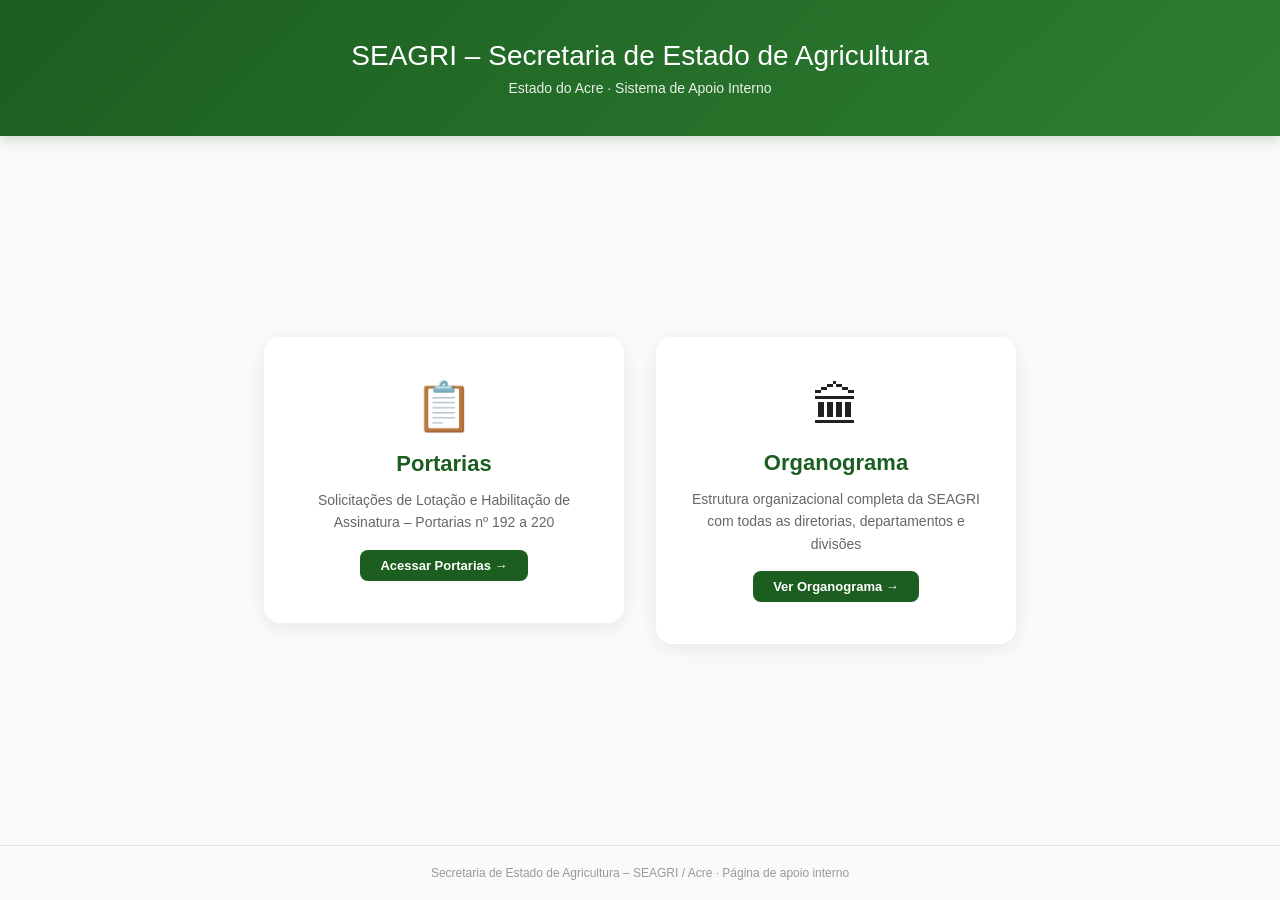
<file: home.html>
<!DOCTYPE html>
<html lang="pt-BR">
<head>
<meta charset="UTF-8">
<meta name="viewport" content="width=device-width, initial-scale=1.0">
<title>SEAGRI - Secretaria de Estado de Agricultura</title>
<style>
  :root{
    --verde:#1b5e20; --verde2:#2e7d32; --verde-claro:#e8f5e9; --linha:#e0e0e0;
    --texto:#212121; --sombra:0 2px 8px rgba(27,94,32,0.1);
  }
  *{box-sizing:border-box;margin:0;padding:0;}
  body{font-family:"Roboto","Segoe UI",Arial,sans-serif;background:#fafafa;color:var(--texto);min-height:100vh;display:flex;flex-direction:column;}
  header{background:linear-gradient(135deg,var(--verde),var(--verde2));color:#fff;padding:40px 32px;text-align:center;box-shadow:0 4px 12px rgba(27,94,32,0.2);}
  header h1{font-size:28px;font-weight:500;margin:0 0 8px;}
  header p{font-size:14px;opacity:.9;margin:0;}
  .container{flex:1;display:flex;justify-content:center;align-items:center;padding:40px 24px;}
  .cards{display:flex;gap:32px;flex-wrap:wrap;justify-content:center;max-width:800px;}
  .card-link{text-decoration:none;color:inherit;display:block;flex:1;min-width:280px;max-width:360px;}
  .card{background:#fff;border-radius:16px;padding:40px 32px;text-align:center;box-shadow:0 4px 20px rgba(0,0,0,0.08);border:2px solid transparent;transition:all .3s ease;}
  .card:hover{transform:translateY(-6px);box-shadow:0 8px 32px rgba(27,94,32,0.15);border-color:var(--verde2);}
  .card-icon{font-size:48px;margin-bottom:16px;display:block;}
  .card h2{font-size:22px;font-weight:600;color:var(--verde);margin:0 0 12px;}
  .card p{font-size:14px;color:#666;line-height:1.6;margin:0;}
  .card .badge{display:inline-block;margin-top:16px;padding:8px 20px;background:var(--verde);color:#fff;border-radius:8px;font-size:13px;font-weight:600;transition:background .2s;}
  .card:hover .badge{background:var(--verde2);}
  footer{padding:20px 32px;font-size:12px;color:#999;text-align:center;border-top:1px solid var(--linha);}
  @media(max-width:600px){
    header{padding:28px 16px;}
    header h1{font-size:22px;}
    .container{padding:24px 16px;}
    .cards{gap:20px;}
    .card{padding:28px 20px;}
    .card h2{font-size:18px;}
  }
</style>
</head>
<body>
<header>
  <h1>SEAGRI &ndash; Secretaria de Estado de Agricultura</h1>
  <p>Estado do Acre &middot; Sistema de Apoio Interno</p>
</header>

<div class="container">
  <div class="cards">
    <a href="portarias.html" class="card-link">
      <div class="card">
        <span class="card-icon">&#128203;</span>
        <h2>Portarias</h2>
        <p>Solicita&ccedil;&otilde;es de Lota&ccedil;&atilde;o e Habilita&ccedil;&atilde;o de Assinatura &ndash; Portarias n&ordm; 192 a 220</p>
        <span class="badge">Acessar Portarias &rarr;</span>
      </div>
    </a>
    <a href="organograma.html" class="card-link">
      <div class="card">
        <span class="card-icon">&#127963;</span>
        <h2>Organograma</h2>
        <p>Estrutura organizacional completa da SEAGRI com todas as diretorias, departamentos e divis&otilde;es</p>
        <span class="badge">Ver Organograma &rarr;</span>
      </div>
    </a>
  </div>
</div>

<footer>Secretaria de Estado de Agricultura &ndash; SEAGRI / Acre &middot; P&aacute;gina de apoio interno</footer>
</body>
</html>
</file>
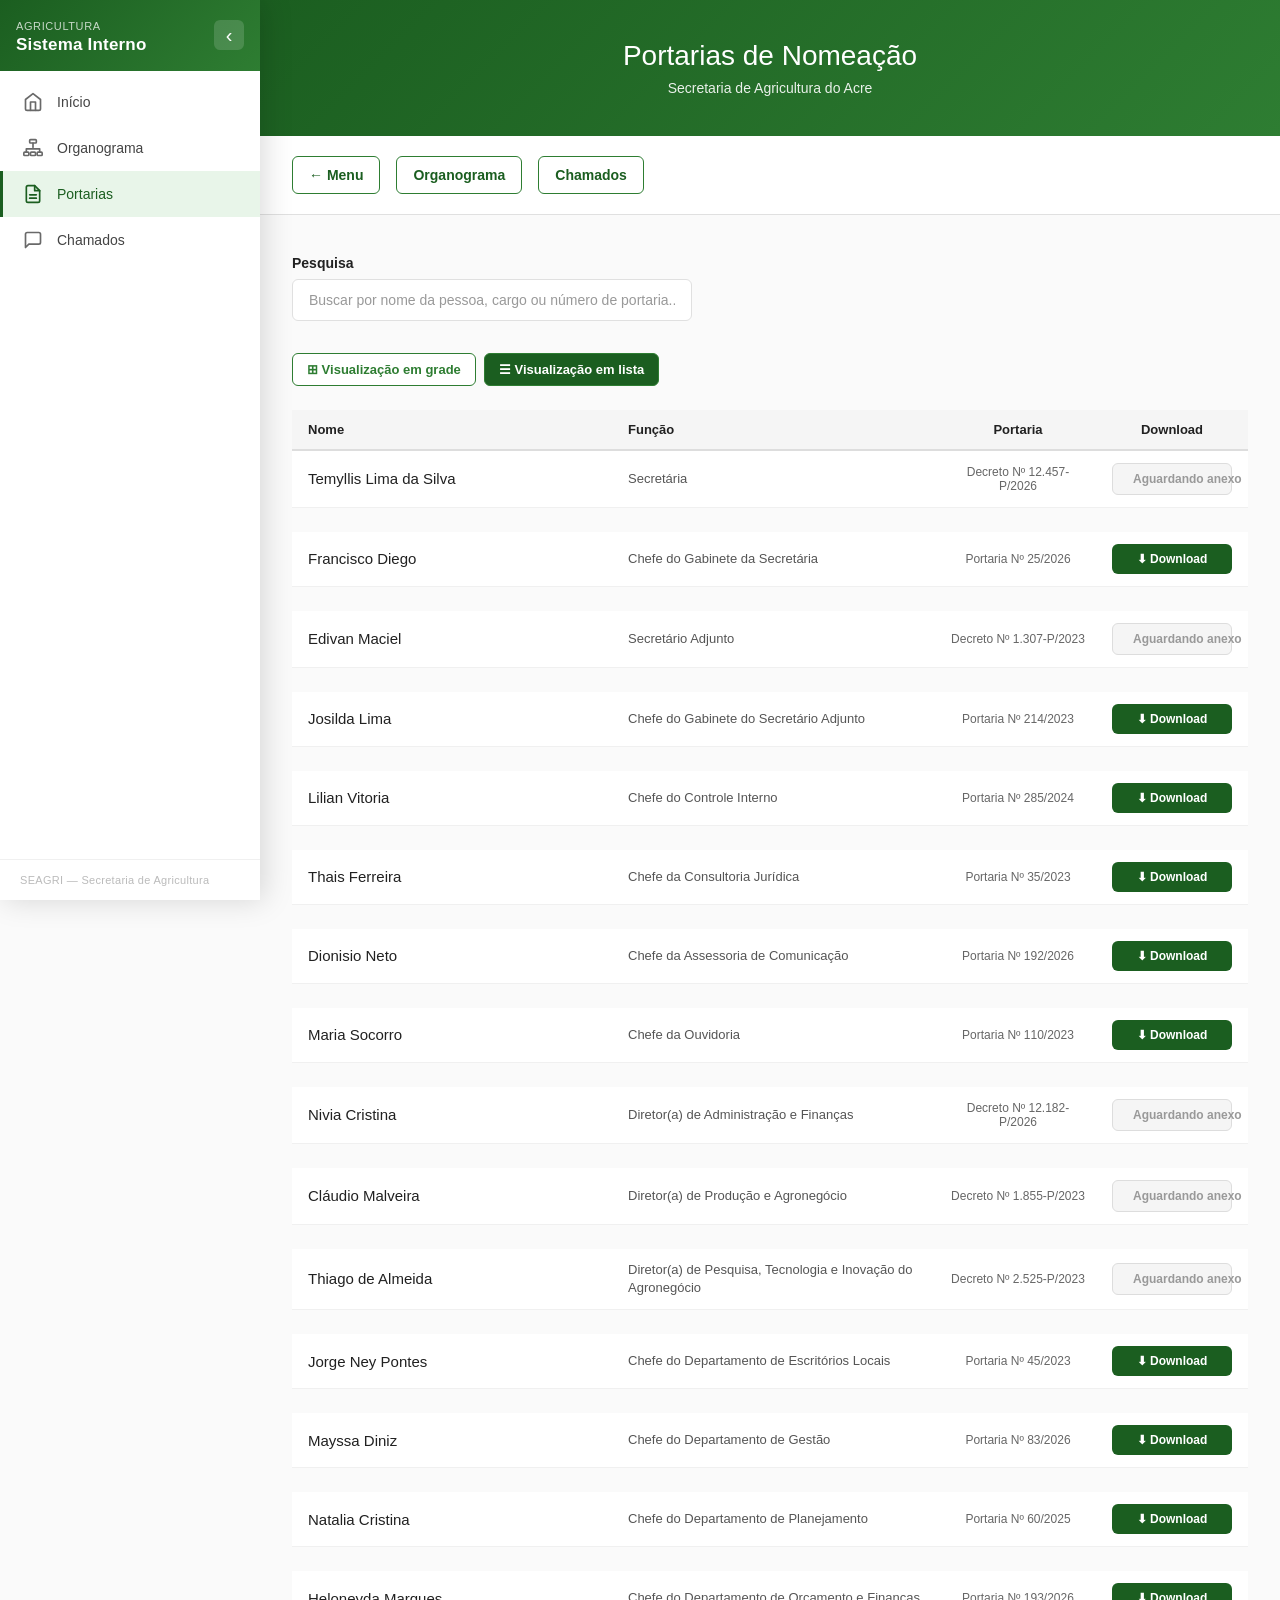
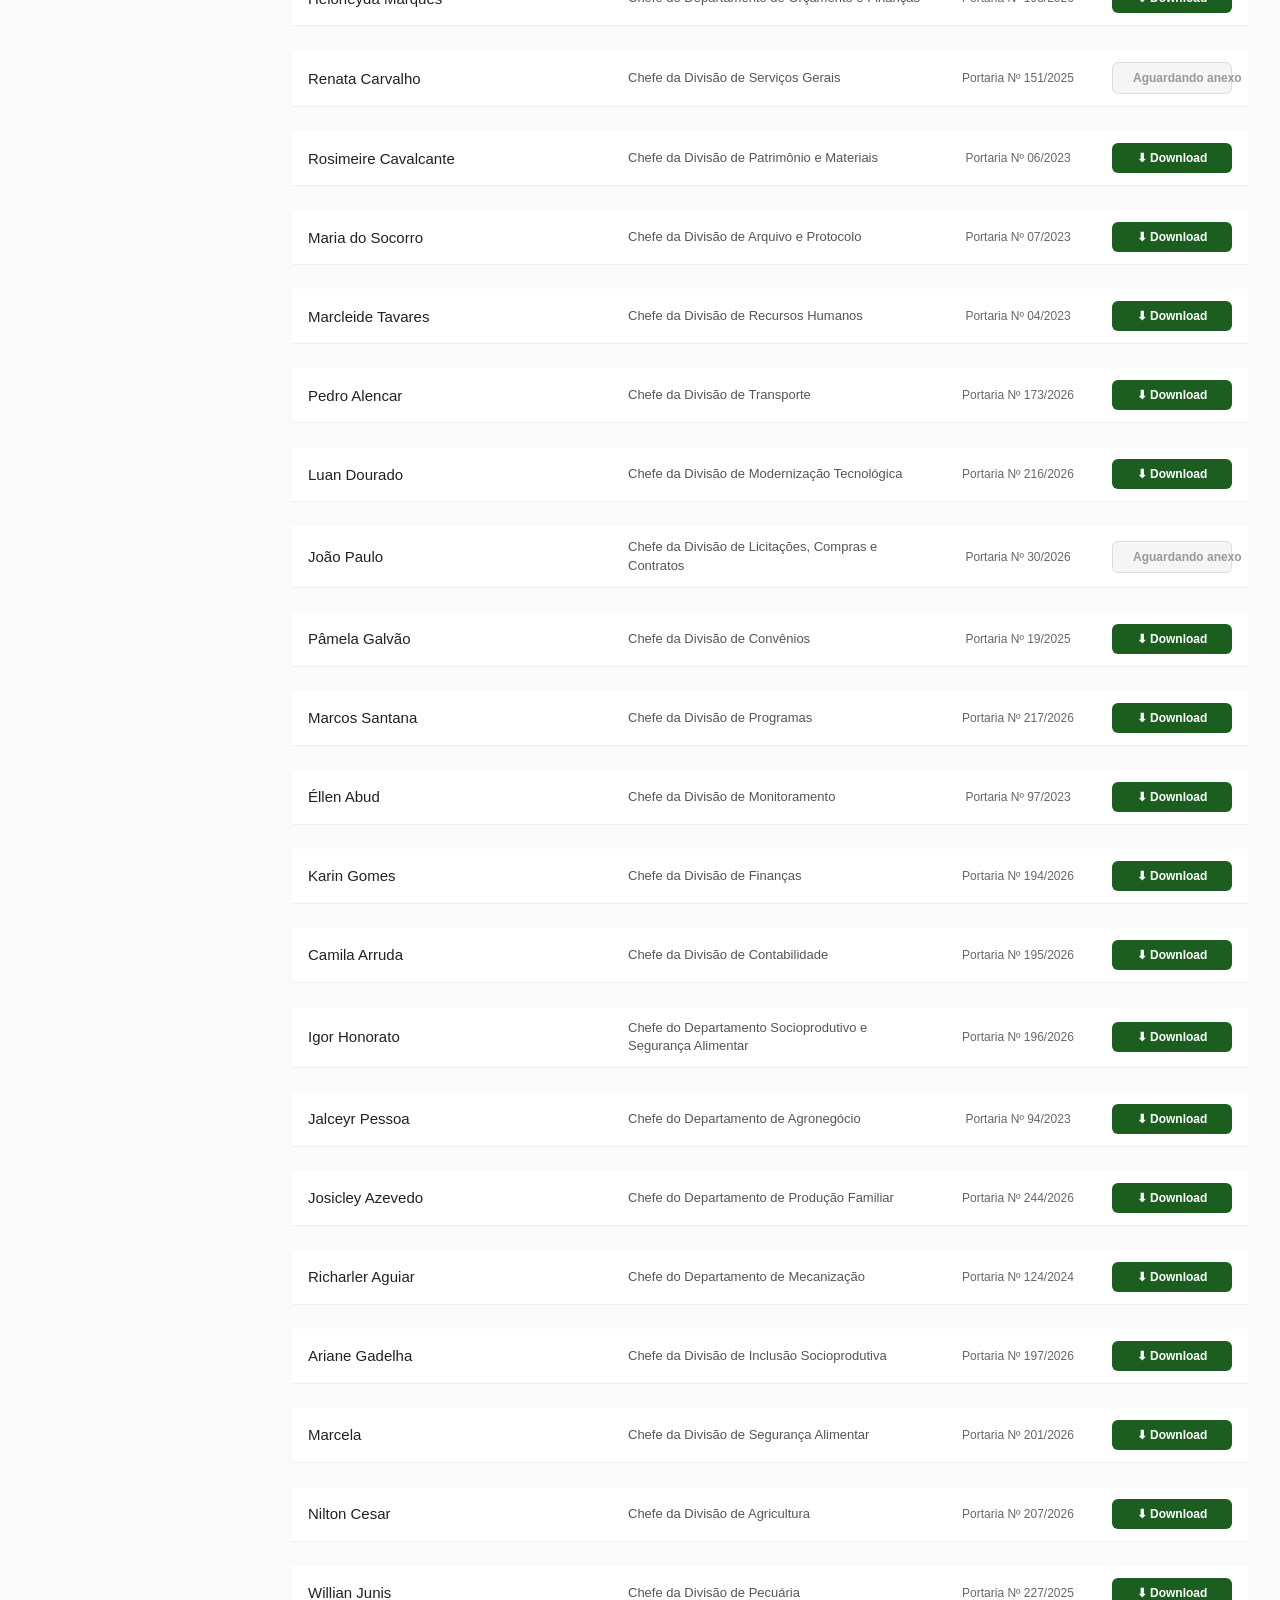
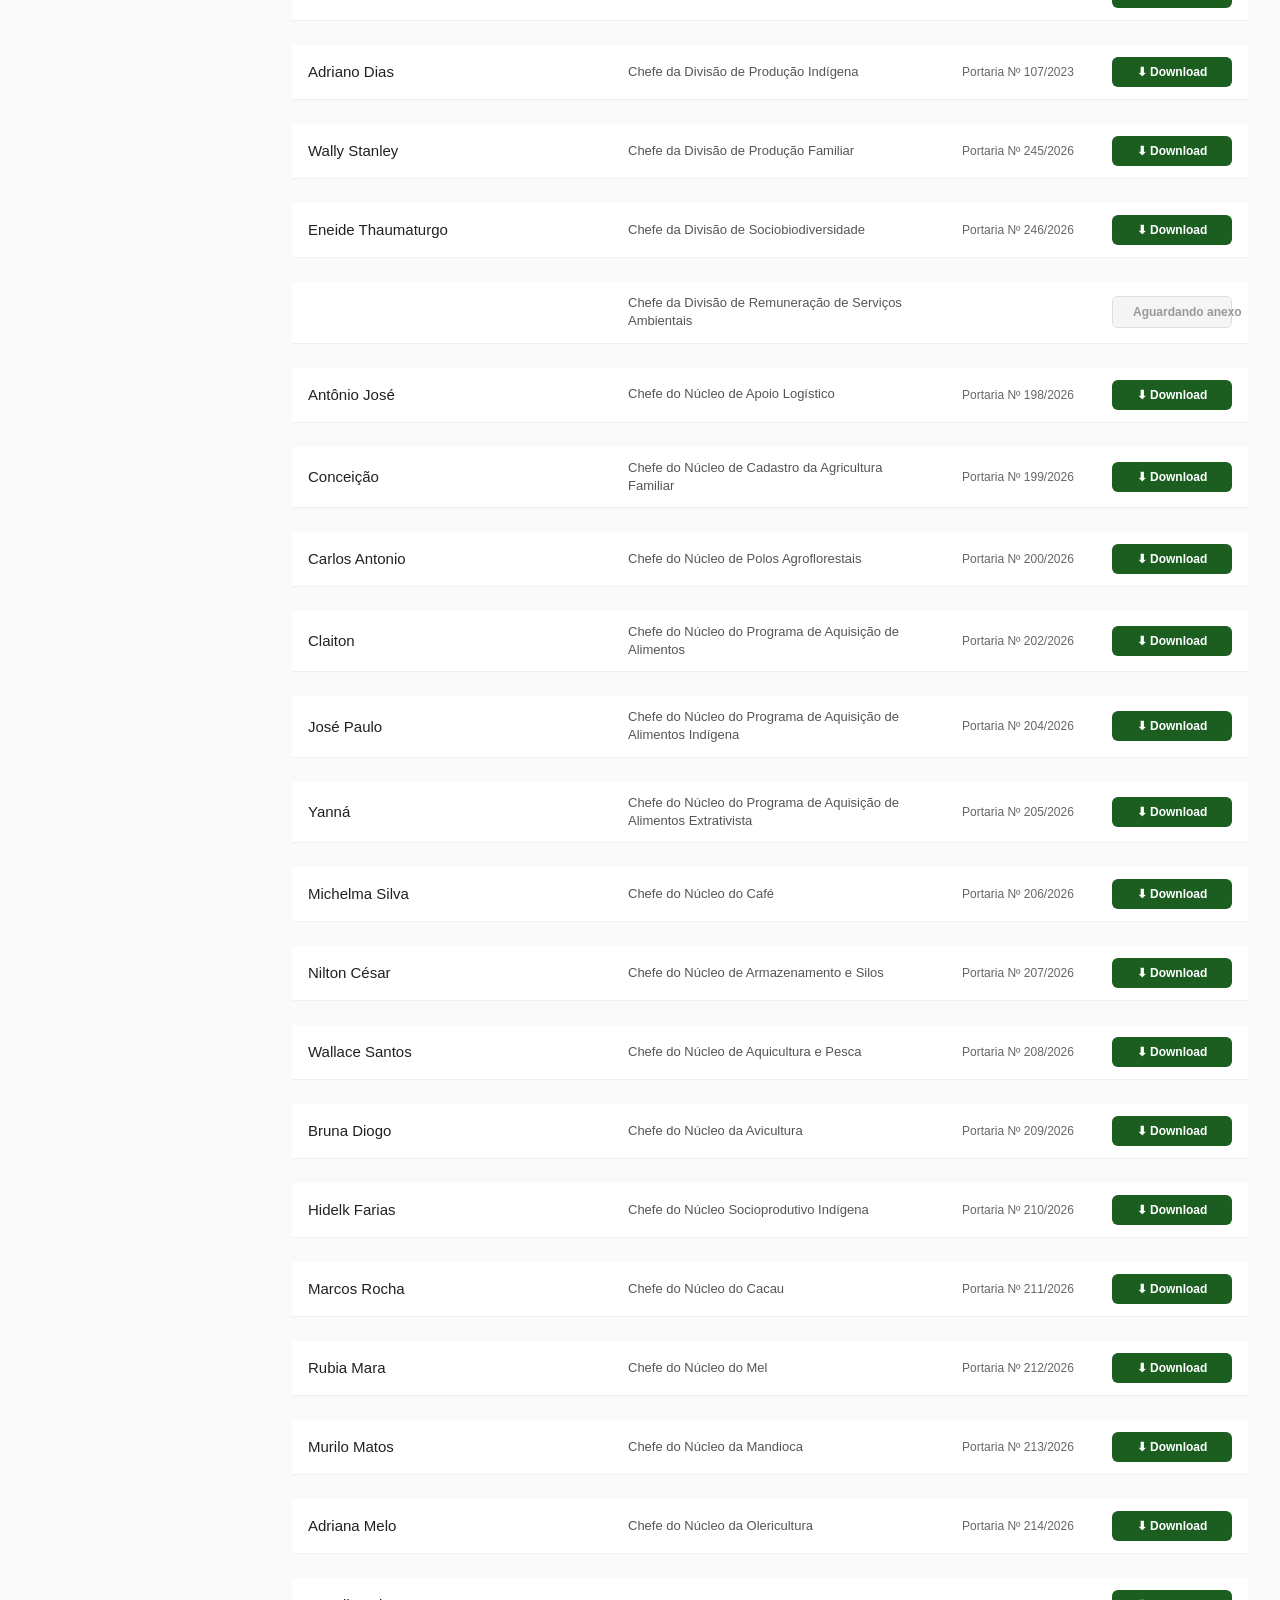
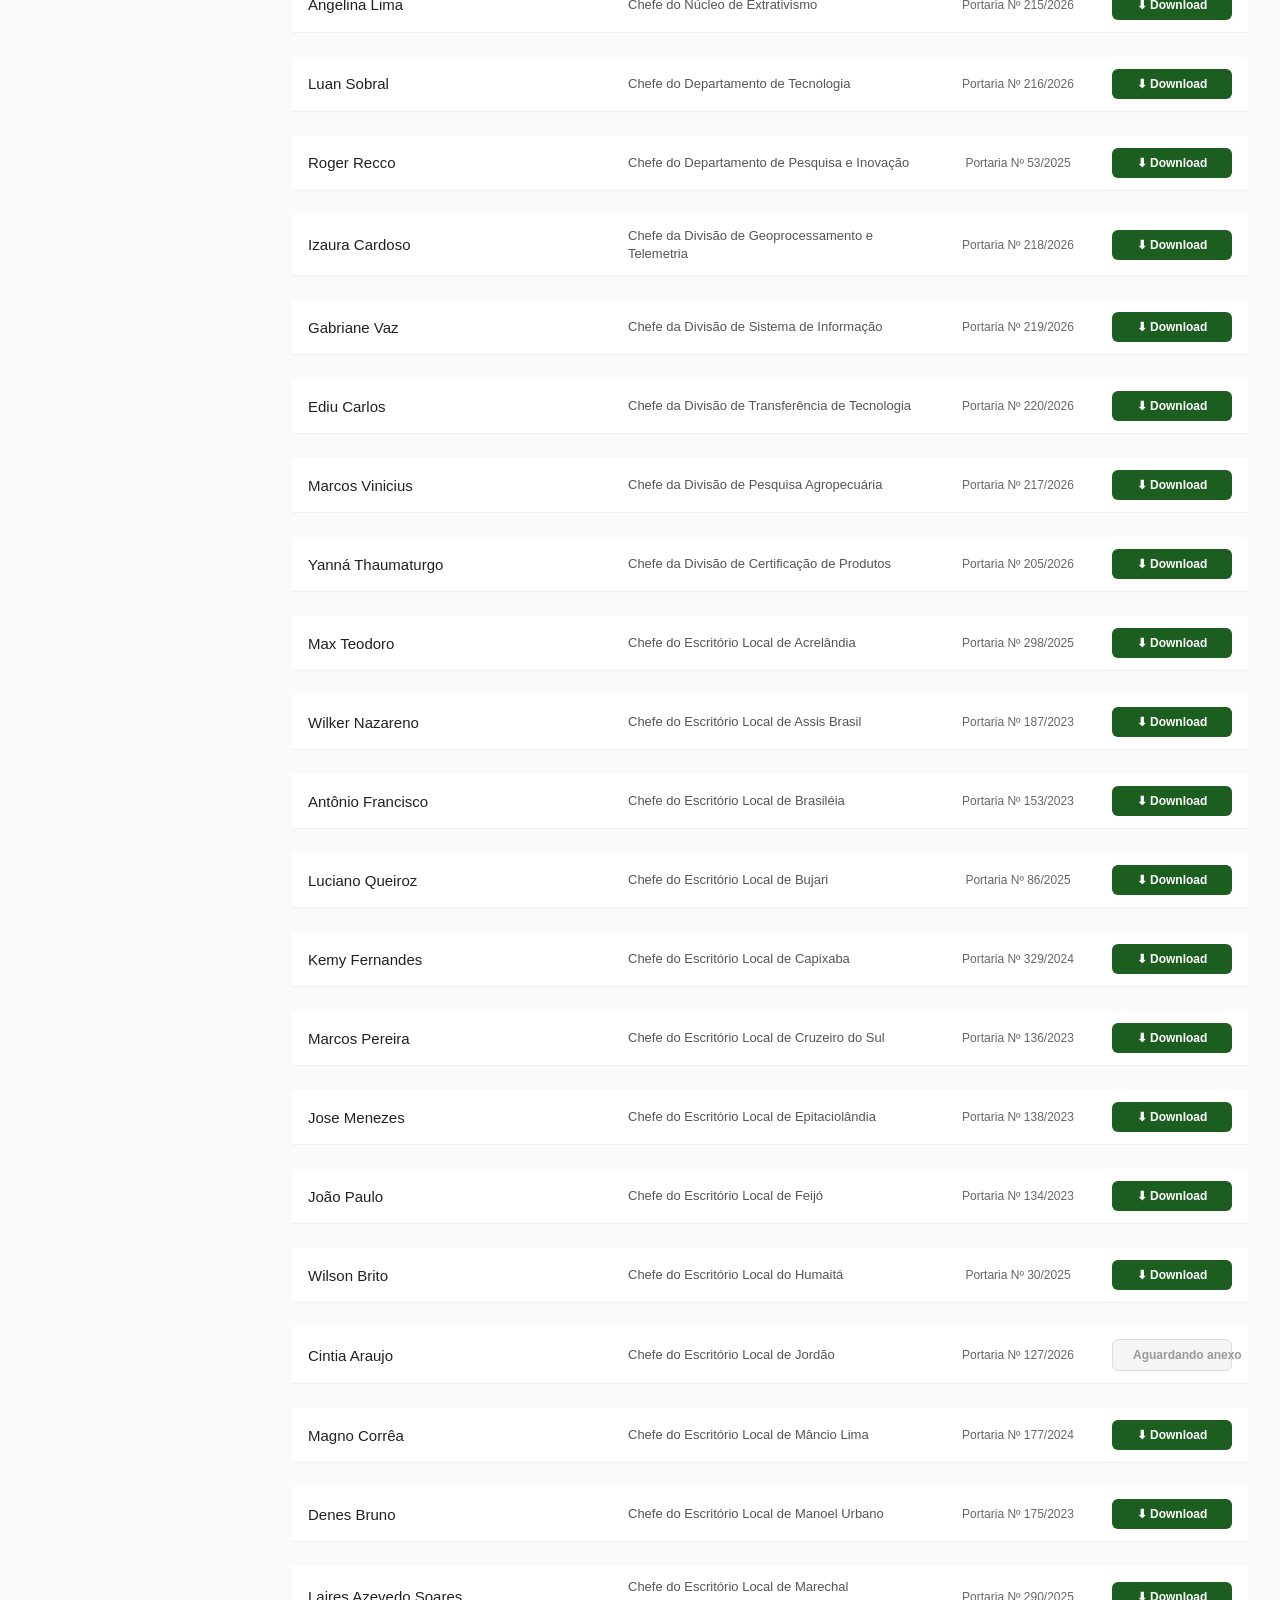
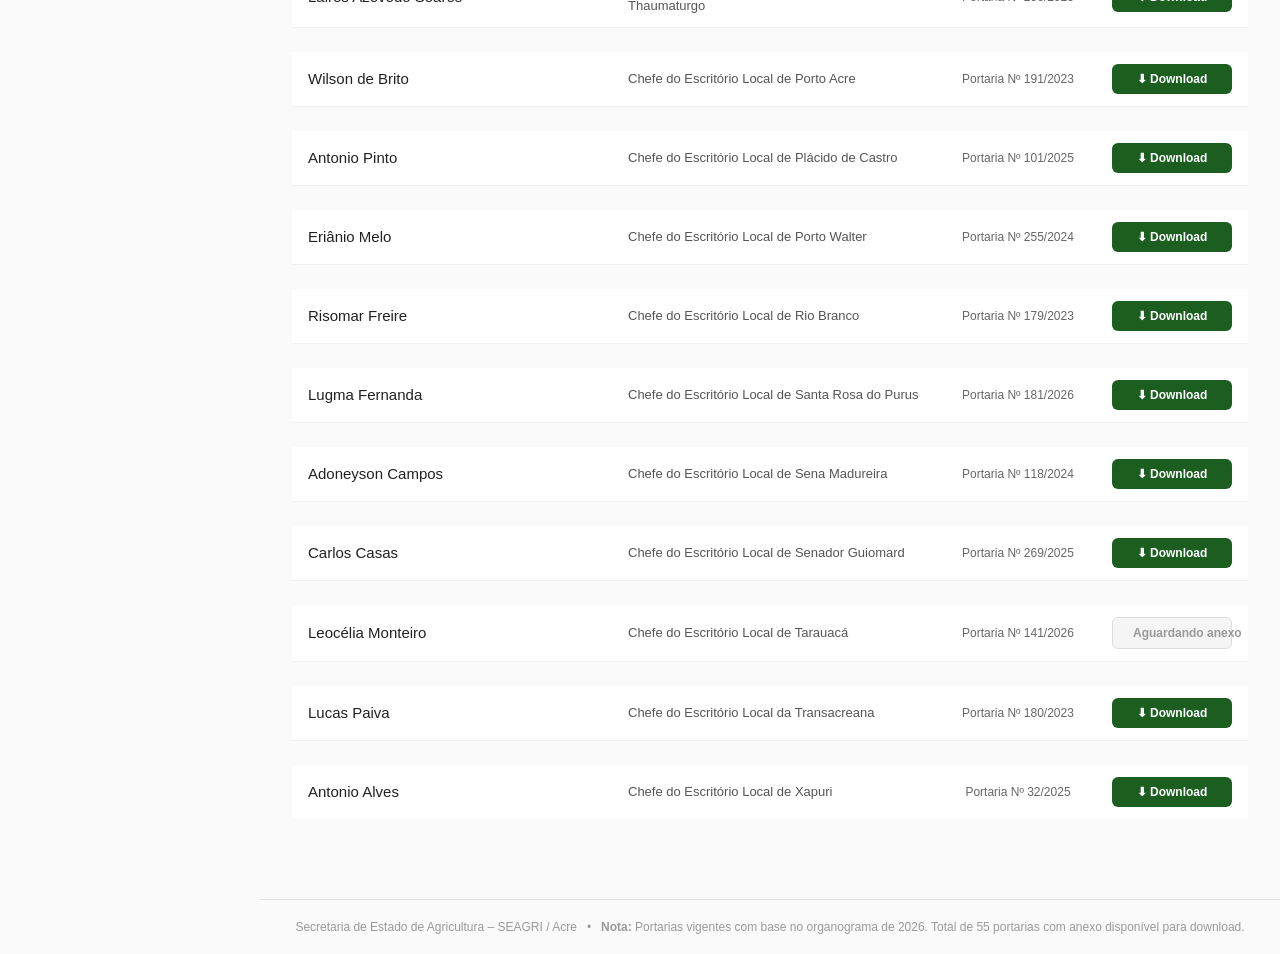
<file: portarias.html>
<!DOCTYPE html>
<html lang="pt-BR">
<head>
<meta charset="UTF-8">
<meta name="viewport" content="width=device-width, initial-scale=1.0">
<title>Portarias SEAGRI</title>
<link rel="icon" type="image/svg+xml" href="favicon.svg">
<meta property="og:title" content="Portarias SEAGRI">
<meta property="og:description" content="Portarias de designação e nomeação da Secretaria de Agricultura do Acre.">
<meta property="og:type" content="website">
<link rel="stylesheet" href="base.css">
<link rel="stylesheet" href="portarias.css">
</head>
<body class="sidebar-open">
<button class="sidebar-expand" id="sidebarExpand" aria-label="Expandir menu">&#8250;</button>
<div class="sidebar-backdrop" id="sidebarBackdrop"></div>
<nav class="sidebar open" id="sidebar">
  <div class="sidebar-head">
    <div class="sidebar-head-info">
      <div class="sidebar-head-sub">Agricultura</div>
      <div class="sidebar-head-title">Sistema Interno</div>
    </div>
    <button class="sidebar-toggle" id="sidebarToggle" aria-label="Recolher">&#8249;</button>
  </div>
  <div class="sidebar-nav">
    <a class="sidebar-link" href="index.html" data-page="index">
      <svg class="sidebar-icon" viewBox="0 0 24 24" fill="none" stroke="currentColor" stroke-width="2" stroke-linecap="round" stroke-linejoin="round"><path d="M3 9l9-7 9 7v11a2 2 0 01-2 2H5a2 2 0 01-2-2z"/><polyline points="9 22 9 12 15 12 15 22"/></svg>
      Início
    </a>
    <a class="sidebar-link" href="organograma.html" data-page="organograma">
      <svg class="sidebar-icon" viewBox="0 0 24 24" fill="none" stroke="currentColor" stroke-width="2" stroke-linecap="round" stroke-linejoin="round"><rect x="8" y="2" width="8" height="4" rx="1"/><rect x="1" y="17" width="6" height="4" rx="1"/><rect x="9" y="17" width="6" height="4" rx="1"/><rect x="17" y="17" width="6" height="4" rx="1"/><path d="M12 6v5M4 17v-4h16v4"/></svg>
      Organograma
    </a>
    <a class="sidebar-link" href="portarias.html" data-page="portarias">
      <svg class="sidebar-icon" viewBox="0 0 24 24" fill="none" stroke="currentColor" stroke-width="2" stroke-linecap="round" stroke-linejoin="round"><path d="M14 2H6a2 2 0 00-2 2v16a2 2 0 002 2h12a2 2 0 002-2V8z"/><polyline points="14 2 14 8 20 8"/><line x1="16" y1="13" x2="8" y2="13"/><line x1="16" y1="17" x2="8" y2="17"/></svg>
      Portarias
    </a>
    <a class="sidebar-link" href="chamados.html" data-page="chamados">
      <svg class="sidebar-icon" viewBox="0 0 24 24" fill="none" stroke="currentColor" stroke-width="2" stroke-linecap="round" stroke-linejoin="round"><path d="M21 15a2 2 0 01-2 2H7l-4 4V5a2 2 0 012-2h14a2 2 0 012 2z"/></svg>
      Chamados
    </a>
    <a class="sidebar-link" href="contatos.html" data-page="contatos" id="sidebarLinkContatos">
      <svg class="sidebar-icon" viewBox="0 0 24 24" fill="none" stroke="currentColor" stroke-width="2" stroke-linecap="round" stroke-linejoin="round"><path d="M17 21v-2a4 4 0 00-4-4H5a4 4 0 00-4 4v2"/><circle cx="9" cy="7" r="4"/><path d="M23 21v-2a4 4 0 00-3-3.87M16 3.13a4 4 0 010 7.75"/></svg>
      Contatos
    </a>
  </div>
  <div class="sidebar-foot">SEAGRI &mdash; Secretaria de Agricultura</div>
</nav>
<script>(function(){var t=document.getElementById('sidebarToggle'),e=document.getElementById('sidebarExpand'),b=document.getElementById('sidebarBackdrop'),s=document.getElementById('sidebar');function openSidebar(){s.classList.add('open');document.body.classList.add('sidebar-open')}function closeSidebar(){s.classList.remove('open');document.body.classList.remove('sidebar-open')}t.addEventListener('click',closeSidebar);if(e)e.addEventListener('click',openSidebar);document.addEventListener('keydown',function(k){if(k.key==='Escape')closeSidebar()});var p=location.pathname.split('/').pop().replace('.html','');if(!p||p==='')p='index';var a=document.querySelector('.sidebar-link[data-page="'+p+'"]');if(a)a.classList.add('ativo');function refreshAdmin(){var c=document.getElementById('sidebarLinkContatos');if(c)c.style.display=sessionStorage.getItem('seagri_admin')==='1'?'':'none';}refreshAdmin();window._sidebarRefreshAdmin=refreshAdmin;})();</script>
<header>
  <h1>Portarias de Nomeação</h1>
  <p>Secretaria de Agricultura do Acre</p>
</header>

<div class="nav-buttons">
  <a href="index.html">&larr; Menu</a>
  <a href="organograma.html">Organograma</a>
  <a href="chamados.html">Chamados</a>
</div>

<div class="container">
  <div class="search-box">
    <label for="searchInput">Pesquisa</label>
    <input id="searchInput" type="text" placeholder="Buscar por nome da pessoa, cargo ou número de portaria...">
  </div>

  <div class="view-controls">
    <button class="view-btn" id="gridViewBtn" title="Visualização em grade">⊞ Visualização em grade</button>
    <button class="view-btn active" id="listViewBtn" title="Visualização em lista">☰ Visualização em lista</button>
  </div>

  <div class="list-header" id="listHeader">
    <div class="list-header-item list-header-nome">Nome</div>
    <div class="list-header-item list-header-cargo">Função</div>
    <div class="list-header-item list-header-portaria">Portaria</div>
    <div class="list-header-item list-header-acao">Download</div>
  </div>

  <div class="setores" id="setoresContainer"></div>
</div>

<footer>
  Secretaria de Estado de Agricultura &ndash; SEAGRI / Acre &nbsp;&nbsp;&bull;&nbsp;&nbsp;
  <strong>Nota:</strong> Portarias vigentes com base no organograma de 2026.
  Total de 55 portarias com anexo disponível para download.
</footer>

<script>
const portariasPDFMap = {
  "04/2023": "portarias/portarias 2023/[015]-5958327_Publicacao.pdf",
  "06/2023": "portarias/portarias 2023/[015]-5958327_Publicacao.pdf",
  "07/2023": "portarias/portarias 2023/[015]-5958327_Publicacao.pdf",
  "35/2023": "portarias/portarias 2023/[066]-6025855_Publicacao.pdf",
  "45/2023": "portarias/portarias 2023/[082]-6065080_Publicacao.pdf",
  "94/2023": "portarias/portarias 2023/[149]-6204238_Publicacao.pdf",
  "97/2023": "portarias/portarias 2023/[149]-6204238_Publicacao.pdf",
  "107/2023": "portarias/portarias 2023/[159]-6204795_Publicacao.pdf",
  "110/2023": "portarias/portarias 2023/[127]-6188760_Publicacao.pdf",
  "134/2023": "portarias/portarias 2023/[199]-6355713_Publicacao.pdf",
  "136/2023": "portarias/portarias 2023/[199]-6355713_Publicacao.pdf",
  "138/2023": "portarias/portarias 2023/[199]-6355713_Publicacao.pdf",
  "153/2023": "portarias/portarias 2023/[218]-6444113_Publicacao.pdf",
  "175/2023": "portarias/portarias 2023/[252]-6499223_Publicacao.pdf",
  "179/2023": "portarias/portarias 2023/[259]-6501228_Publicacao.pdf",
  "180/2023": "portarias/portarias 2023/[259]-6501228_Publicacao.pdf",
  "187/2023": "portarias/portarias 2023/[264]-6501405_Publicacao.pdf",
  "191/2023": "portarias/portarias 2023/[266]-6508343_Publicacao.pdf",
  "213/2023": "portarias/portarias 2023/[272]-6736012_Publicacao.pdf",
  "214/2023": "portarias/portarias 2023/[274]-6751629_Publicacao.pdf",
  "118/2024": "portarias/portarias 2024/[094]-0011286402_Publicacao.pdf",
  "124/2024": "portarias/portarias 2024/[100]-0011304172_Publicacao.pdf",
  "177/2024": "portarias/portarias 2024/[110]-0011990282_Publicacao.pdf",
  "255/2024": "portarias/portarias 2024/[144]-0012930490_Publicacao.pdf",
  "280/2024": "portarias/portarias 2024/[158]-0013209229_Publicacao.pdf",
  "285/2024": "portarias/portarias 2024/[161]-0013278709_Publicacao_Portaria_285___Republicado___Chefe.pdf",
  "329/2024": "portarias/portarias 2024/[217]-0013616259_Publicacao.pdf",
  "192/2026": "portarias/portarias 2026/Portaria 192 - Dionisio Ferreira do Vale Neto.pdf",
  "193/2026": "portarias/portarias 2026/Portaria 193 - Heloneyda Marques de Oliveira.pdf",
  "194/2026": "portarias/portarias 2026/Portaria 194 - Karin Gomes Barlatti.pdf",
  "195/2026": "portarias/portarias 2026/Portaria 195 - Camila de Melo Pires Arruda Oliveira.pdf",
  "196/2026": "portarias/portarias 2026/Portaria 196 - Igor Honorato Leduino da Silva.pdf",
  "197/2026": "portarias/portarias 2026/Portaria 197 - Ariane Gadelha dos Santos.pdf",
  "198/2026": "portarias/portarias 2026/Portaria 198 - Antonio Jose Pereira da Silva.pdf",
  "199/2026": "portarias/portarias 2026/Portaria 199 - Maria da Conceicao Almeida.pdf",
  "200/2026": "portarias/portarias 2026/Portaria 200 - Carlos Antonio Pinheiro da Silva.pdf",
  "201/2026": "portarias/portarias 2026/Portaria 201 - Marcela Rocha da Silva.pdf",
  "202/2026": "portarias/portarias 2026/Portaria 202 - Claiton Roniere Oliveira.pdf",
  "204/2026": "portarias/portarias 2026/Portaria 204 - Jose Paulo dos Santos Silva.pdf",
  "205/2026": "portarias/portarias 2026/Portaria 205 - Yanna Thaumaturgo Motta.pdf",
  "206/2026": "portarias/portarias 2026/Portaria 206 - Michelma Neves de Lima.pdf",
  "207/2026": "portarias/portarias 2026/Portaria 207 - Nilton Cesar de Souza.pdf",
  "208/2026": "portarias/portarias 2026/Portaria 208 - Wallace Santos Batista.pdf",
  "209/2026": "portarias/portarias 2026/Portaria 209 - Bruna da Silva Diogo.pdf",
  "210/2026": "portarias/portarias 2026/Portaria 210 - Hidelk Dinarte Farias de Albuquerque.pdf",
  "211/2026": "portarias/portarias 2026/Portaria 211 - Marcos Rocha da Silva.pdf",
  "212/2026": "portarias/portarias 2026/Portaria 212 - Rubia Mara Pessoa da Costa Lima.pdf",
  "213/2026": "portarias/portarias 2026/Portaria 213 - Murilo de Araujo Matos Filho.pdf",
  "214/2026": "portarias/portarias 2026/Portaria 214 - Adriana da Silva Melo.pdf",
  "215/2026": "portarias/portarias 2026/Portaria 215 - Angelina Frota de Lima.pdf",
  "216/2026": "portarias/portarias 2026/Portaria 216 - Luan Sobral Dourado.pdf",
  "217/2026": "portarias/portarias 2026/Portaria 217 - Marcos Vinicius Rodrigues Santana.pdf",
  "218/2026": "portarias/portarias 2026/Portaria 218 - Izaura Maria Cardoso Barros de Sa.pdf",
  "219/2026": "portarias/portarias 2026/Portaria 219 - Gabriane Morais Vaz.pdf",
  "220/2026": "portarias/portarias 2026/Portaria 220 - Ediu Carlos da Silva Junior.pdf",
  "19/2025": "portarias/portarias 2025/[023]-0013959607_Publicacao.pdf",
  "25/2026": "portarias/portarias 2026/Portaria 25 - Francisco Diego Soares de Messias.pdf",
  "30/2025": "portarias/portarias 2025/[029]-0014215576_Publicacao.pdf",
  "32/2025": "portarias/portarias 2025/[033]-0014231639_Publicacao.pdf",
  "53/2025": "portarias/portarias 2025/[043]-0014601644_Publicacao_da_Portaria_n._53_2025___Chefia_do_Dep._de.pdf",
  "60/2025": "portarias/portarias 2025/[051]-0014721879_Publicacao_da_Portaria_60_2025__.pdf",
  "83/2026": "portarias/portarias 2026/Portaria 83 - Mayssa Jhully Oliveira de Souza Diniz.pdf",
  "86/2025": "portarias/portarias 2025/[071]-0015089859_Publicacao.pdf",
  "101/2025": "portarias/portarias 2025/[087]-0015406227_Publicacao.pdf",
  "102/2025": "portarias/portarias 2025/[089]-0015466098_Publicacao.pdf",
  "132/2025": "portarias/portarias 2025/[113]-0016096089_Publicacao.pdf",
  "173/2026": "portarias/portarias 2026/Portaria 173 - Pedro de Alencar Pedrosa Matos.pdf",
  "181/2026": "portarias/portarias 2026/Portaria 181 - Lugma Fernanda Pinheiro de Moura.pdf",
  "205/2026": "portarias/portarias 2026/Portaria 205 - Yanna Thaumaturgo Motta.pdf",
  "216/2026": "portarias/portarias 2026/Portaria 216 - Luan Sobral Dourado.pdf",
  "217/2026": "portarias/portarias 2026/Portaria 217 - Marcos Vinicius Rodrigues Santana.pdf",
  "227/2025": "portarias/portarias 2025/[129]-0017061525_Publicacao.pdf",
  "244/2026": "portarias/portarias 2026/Portaria 244-246 - Josicley, Wally, Eneide.pdf",
  "245/2026": "portarias/portarias 2026/Portaria 244-246 - Josicley, Wally, Eneide.pdf",
  "246/2026": "portarias/portarias 2026/Portaria 244-246 - Josicley, Wally, Eneide.pdf",
  "269/2025": "portarias/portarias 2025/[143]-0018040909_Publicacao.pdf",
  "290/2025": "portarias/portarias 2025/[145]-0018081245_Publicacao.pdf",
  "298/2025": "portarias/portarias 2025/[151]-0018170345_Publicacao.pdf"
};

const portariasDados = [
  {titulo:"Secretária",pessoa:"Temyllis Lima da Silva",portaria:"Decreto Nº 12.457-P/2026"},
  {titulo:"Gabinete da Secretária",pessoa:"Francisco Diego",portaria:"Portaria Nº 25/2026"},
  {titulo:"Secretário Adjunto",pessoa:"Edivan Maciel",portaria:"Decreto Nº 1.307-P/2023"},
  {titulo:"Gabinete do Secretário Adjunto",pessoa:"Josilda Lima",portaria:"Portaria Nº 214/2023"},
  {titulo:"Controle Interno",pessoa:"Lilian Vitoria",portaria:"Portaria Nº 285/2024"},
  {titulo:"Consultoria Jurídica",pessoa:"Thais Ferreira",portaria:"Portaria Nº 35/2023"},
  {titulo:"Assessoria de Comunicação",pessoa:"Dionisio Neto",portaria:"Portaria Nº 192/2026"},
  {titulo:"Ouvidoria",pessoa:"Maria Socorro",portaria:"Portaria Nº 110/2023"},
  {titulo:"Diretoria de Administração e Finanças",pessoa:"Nivia Cristina",portaria:"Decreto Nº 12.182-P/2026"},
  {titulo:"Diretoria de Produção e Agronegócio",pessoa:"Cláudio Malveira",portaria:"Decreto Nº 1.855-P/2023"},
  {titulo:"Diretoria de Pesquisa, Tecnologia e Inovação do Agronegócio",pessoa:"Thiago de Almeida",portaria:"Decreto Nº 2.525-P/2023"},
  {titulo:"Departamento de Escritórios Locais",pessoa:"Jorge Ney Pontes",portaria:"Portaria Nº 45/2023"},
  {titulo:"Departamento de Gestão",pessoa:"Mayssa Diniz",portaria:"Portaria Nº 83/2026"},
  {titulo:"Departamento de Planejamento",pessoa:"Natalia Cristina",portaria:"Portaria Nº 60/2025"},
  {titulo:"Departamento de Orçamento e Finanças",pessoa:"Heloneyda Marques",portaria:"Portaria Nº 193/2026"},
  {titulo:"Divisão de Serviços Gerais",pessoa:"Renata Carvalho",portaria:"Portaria Nº 151/2025"},
  {titulo:"Divisão de Patrimônio e Materiais",pessoa:"Rosimeire Cavalcante",portaria:"Portaria Nº 06/2023"},
  {titulo:"Divisão de Arquivo e Protocolo",pessoa:"Maria do Socorro",portaria:"Portaria Nº 07/2023"},
  {titulo:"Divisão de Recursos Humanos",pessoa:"Marcleide Tavares",portaria:"Portaria Nº 04/2023"},
  {titulo:"Divisão de Transporte",pessoa:"Pedro Alencar",portaria:"Portaria Nº 173/2026"},
  {titulo:"Divisão de Modernização Tecnológica",pessoa:"Luan Dourado",portaria:"Portaria Nº 216/2026"},
  {titulo:"Divisão de Licitações, Compras e Contratos",pessoa:"João Paulo",portaria:"Portaria Nº 30/2026"},
  {titulo:"Divisão de Convênios",pessoa:"Pâmela Galvão",portaria:"Portaria Nº 19/2025"},
  {titulo:"Divisão de Programas",pessoa:"Marcos Santana",portaria:"Portaria Nº 217/2026"},
  {titulo:"Divisão de Monitoramento",pessoa:"Éllen Abud",portaria:"Portaria Nº 97/2023"},
  {titulo:"Divisão de Finanças",pessoa:"Karin Gomes",portaria:"Portaria Nº 194/2026"},
  {titulo:"Divisão de Contabilidade",pessoa:"Camila Arruda",portaria:"Portaria Nº 195/2026"},
  {titulo:"Departamento Socioprodutivo e Segurança Alimentar",pessoa:"Igor Honorato",portaria:"Portaria Nº 196/2026"},
  {titulo:"Departamento de Agronegócio",pessoa:"Jalceyr Pessoa",portaria:"Portaria Nº 94/2023"},
  {titulo:"Departamento de Produção Familiar",pessoa:"Josicley Azevedo",portaria:"Portaria Nº 244/2026"},
  {titulo:"Departamento de Mecanização",pessoa:"Richarler Aguiar",portaria:"Portaria Nº 124/2024"},
  {titulo:"Divisão de Inclusão Socioprodutiva",pessoa:"Ariane Gadelha",portaria:"Portaria Nº 197/2026"},
  {titulo:"Divisão de Segurança Alimentar",pessoa:"Marcela",portaria:"Portaria Nº 201/2026"},
  {titulo:"Divisão de Agricultura",pessoa:"Nilton Cesar",portaria:"Portaria Nº 207/2026"},
  {titulo:"Divisão de Pecuária",pessoa:"Willian Junis",portaria:"Portaria Nº 227/2025"},
  {titulo:"Divisão de Produção Indígena",pessoa:"Adriano Dias",portaria:"Portaria Nº 107/2023"},
  {titulo:"Divisão de Produção Familiar",pessoa:"Wally Stanley",portaria:"Portaria Nº 245/2026"},
  {titulo:"Divisão de Sociobiodiversidade",pessoa:"Eneide Thaumaturgo",portaria:"Portaria Nº 246/2026"},
  {titulo:"Divisão de Remuneração de Serviços Ambientais",pessoa:"",portaria:""},
  {titulo:"Núcleo de Apoio Logístico",pessoa:"Antônio José",portaria:"Portaria Nº 198/2026"},
  {titulo:"Núcleo de Cadastro da Agricultura Familiar",pessoa:"Conceição",portaria:"Portaria Nº 199/2026"},
  {titulo:"Núcleo de Polos Agroflorestais",pessoa:"Carlos Antonio",portaria:"Portaria Nº 200/2026"},
  {titulo:"Núcleo do Programa de Aquisição de Alimentos",pessoa:"Claiton",portaria:"Portaria Nº 202/2026"},
  {titulo:"Núcleo do Programa de Aquisição de Alimentos Indígena",pessoa:"José Paulo",portaria:"Portaria Nº 204/2026"},
  {titulo:"Núcleo do Programa de Aquisição de Alimentos Extrativista",pessoa:"Yanná",portaria:"Portaria Nº 205/2026"},
  {titulo:"Núcleo do Café",pessoa:"Michelma Silva",portaria:"Portaria Nº 206/2026"},
  {titulo:"Núcleo de Armazenamento e Silos",pessoa:"Nilton César",portaria:"Portaria Nº 207/2026"},
  {titulo:"Núcleo de Aquicultura e Pesca",pessoa:"Wallace Santos",portaria:"Portaria Nº 208/2026"},
  {titulo:"Núcleo da Avicultura",pessoa:"Bruna Diogo",portaria:"Portaria Nº 209/2026"},
  {titulo:"Núcleo Socioprodutivo Indígena",pessoa:"Hidelk Farias",portaria:"Portaria Nº 210/2026"},
  {titulo:"Núcleo do Cacau",pessoa:"Marcos Rocha",portaria:"Portaria Nº 211/2026"},
  {titulo:"Núcleo do Mel",pessoa:"Rubia Mara",portaria:"Portaria Nº 212/2026"},
  {titulo:"Núcleo da Mandioca",pessoa:"Murilo Matos",portaria:"Portaria Nº 213/2026"},
  {titulo:"Núcleo da Olericultura",pessoa:"Adriana Melo",portaria:"Portaria Nº 214/2026"},
  {titulo:"Núcleo de Extrativismo",pessoa:"Angelina Lima",portaria:"Portaria Nº 215/2026"},
  {titulo:"Departamento de Tecnologia",pessoa:"Luan Sobral",portaria:"Portaria Nº 216/2026"},
  {titulo:"Departamento de Pesquisa e Inovação",pessoa:"Roger Recco",portaria:"Portaria Nº 53/2025"},
  {titulo:"Divisão de Geoprocessamento e Telemetria",pessoa:"Izaura Cardoso",portaria:"Portaria Nº 218/2026"},
  {titulo:"Divisão de Sistema de Informação",pessoa:"Gabriane Vaz",portaria:"Portaria Nº 219/2026"},
  {titulo:"Divisão de Transferência de Tecnologia",pessoa:"Ediu Carlos",portaria:"Portaria Nº 220/2026"},
  {titulo:"Divisão de Pesquisa Agropecuária",pessoa:"Marcos Vinicius",portaria:"Portaria Nº 217/2026"},
  {titulo:"Divisão de Certificação de Produtos",pessoa:"Yanná Thaumaturgo",portaria:"Portaria Nº 205/2026"},
  {titulo:"Escritório Local de Acrelândia",pessoa:"Max Teodoro",portaria:"Portaria Nº 298/2025"},
  {titulo:"Escritório Local de Assis Brasil",pessoa:"Wilker Nazareno",portaria:"Portaria Nº 187/2023"},
  {titulo:"Escritório Local de Brasiléia",pessoa:"Antônio Francisco",portaria:"Portaria Nº 153/2023"},
  {titulo:"Escritório Local de Bujari",pessoa:"Luciano Queiroz",portaria:"Portaria Nº 86/2025"},
  {titulo:"Escritório Local de Capixaba",pessoa:"Kemy Fernandes",portaria:"Portaria Nº 329/2024"},
  {titulo:"Escritório Local de Cruzeiro do Sul",pessoa:"Marcos Pereira",portaria:"Portaria Nº 136/2023"},
  {titulo:"Escritório Local de Epitaciolândia",pessoa:"Jose Menezes",portaria:"Portaria Nº 138/2023"},
  {titulo:"Escritório Local de Feijó",pessoa:"João Paulo",portaria:"Portaria Nº 134/2023"},
  {titulo:"Escritório Local do Humaitá",pessoa:"Wilson Brito",portaria:"Portaria Nº 30/2025"},
  {titulo:"Escritório Local de Jordão",pessoa:"Cintia Araujo",portaria:"Portaria Nº 127/2026"},
  {titulo:"Escritório Local de Mâncio Lima",pessoa:"Magno Corrêa",portaria:"Portaria Nº 177/2024"},
  {titulo:"Escritório Local de Manoel Urbano",pessoa:"Denes Bruno",portaria:"Portaria Nº 175/2023"},
  {titulo:"Escritório Local de Marechal Thaumaturgo",pessoa:"Laires Azevedo Soares",portaria:"Portaria Nº 290/2025"},
  {titulo:"Escritório Local de Porto Acre",pessoa:"Wilson de Brito",portaria:"Portaria Nº 191/2023"},
  {titulo:"Escritório Local de Plácido de Castro",pessoa:"Antonio Pinto",portaria:"Portaria Nº 101/2025"},
  {titulo:"Escritório Local de Porto Walter",pessoa:"Eriânio Melo",portaria:"Portaria Nº 255/2024"},
  {titulo:"Escritório Local de Rio Branco",pessoa:"Risomar Freire",portaria:"Portaria Nº 179/2023"},
  {titulo:"Escritório Local de Santa Rosa do Purus",pessoa:"Lugma Fernanda",portaria:"Portaria Nº 181/2026"},
  {titulo:"Escritório Local de Sena Madureira",pessoa:"Adoneyson Campos",portaria:"Portaria Nº 118/2024"},
  {titulo:"Escritório Local de Senador Guiomard",pessoa:"Carlos Casas",portaria:"Portaria Nº 269/2025"},
  {titulo:"Escritório Local de Tarauacá",pessoa:"Leocélia Monteiro",portaria:"Portaria Nº 141/2026"},
  {titulo:"Escritório Local da Transacreana",pessoa:"Lucas Paiva",portaria:"Portaria Nº 180/2023"},
  {titulo:"Escritório Local de Xapuri",pessoa:"Antonio Alves",portaria:"Portaria Nº 32/2025"}
];

function getPortariaKey(portariaStr) {
  const match = portariaStr.match(/(\d+)\/(\d{4})/);
  return match ? `${match[1]}/${match[2]}` : null;
}

function getPreposicao(titulo) {
  const femininos = ['diretoria','divisão','consultoria','assessoria','ouvidoria','secretária'];
  const lower = titulo.toLowerCase();
  for (const f of femininos) {
    if (lower.startsWith(f)) return 'da';
  }
  return 'do';
}

function getCargoLabel(titulo, pessoa) {
  const lower = titulo.toLowerCase();
  if (lower.startsWith('secretária') || lower.startsWith('secretário')) return titulo;
  if (lower.startsWith('diretoria')) {
    const nomeSetor = titulo.replace(/^Diretoria\s+/i, '');
    return `Diretor(a) ${nomeSetor}`;
  }
  const prep = getPreposicao(titulo);
  return `Chefe ${prep} ${titulo}`;
}

function renderPortarias() {
  const container = document.getElementById('setoresContainer');

  portariasDados.forEach(p => {
    const card = document.createElement('div');
    card.className = 'portaria-card';

    const key = getPortariaKey(p.portaria);
    const pdfPath = portariasPDFMap[key];

    const linkHTML = pdfPath
      ? `<a href="${pdfPath}" download class="portaria-link has-pdf" title="Baixar PDF">⬇ Download</a>`
      : `<span class="portaria-link no-pdf" title="Em breve">Aguardando anexo</span>`;

    card.innerHTML = `
      <div class="card-setor">
        <h2>${p.titulo}</h2>
      </div>
      <div class="card-body">
        <p class="chefe-nome">${p.pessoa}</p>
        <p class="chefe-cargo">${getCargoLabel(p.titulo)}</p>
        <p class="portaria-num">${p.portaria}</p>
        ${linkHTML}
      </div>
    `;
    container.appendChild(card);
  });
}

document.getElementById('searchInput').addEventListener('input', e => {
  const term = e.target.value.toLowerCase();
  document.querySelectorAll('.portaria-card').forEach(card => {
    const text = card.textContent.toLowerCase();
    card.style.display = term === '' || text.includes(term) ? '' : 'none';
  });
});

renderPortarias();

const setoresContainer = document.getElementById('setoresContainer');
const gridViewBtn = document.getElementById('gridViewBtn');
const listViewBtn = document.getElementById('listViewBtn');
const listHeader = document.getElementById('listHeader');

function updateListViewClasses() {
  const cards = document.querySelectorAll('.portaria-card');
  cards.forEach(card => {
    const cardSetor = card.querySelector('.card-setor');
    const cardBody = card.querySelector('.card-body');
    if (setoresContainer.classList.contains('list-view')) {
      card.classList.add('list-view');
      cardSetor.classList.add('list-view');
      cardBody.classList.add('list-view');
      listHeader.style.display = '';
    } else {
      card.classList.remove('list-view');
      cardSetor.classList.remove('list-view');
      cardBody.classList.remove('list-view');
      listHeader.style.display = 'none';
    }
  });
}

// Inicializar com modo lista como padrão
setoresContainer.classList.add('list-view');
updateListViewClasses();

gridViewBtn.addEventListener('click', () => {
  setoresContainer.classList.remove('list-view');
  gridViewBtn.classList.add('active');
  listViewBtn.classList.remove('active');
  updateListViewClasses();
});

listViewBtn.addEventListener('click', () => {
  setoresContainer.classList.add('list-view');
  listViewBtn.classList.add('active');
  gridViewBtn.classList.remove('active');
  updateListViewClasses();
});
</script>
</body>
</html>
</file>
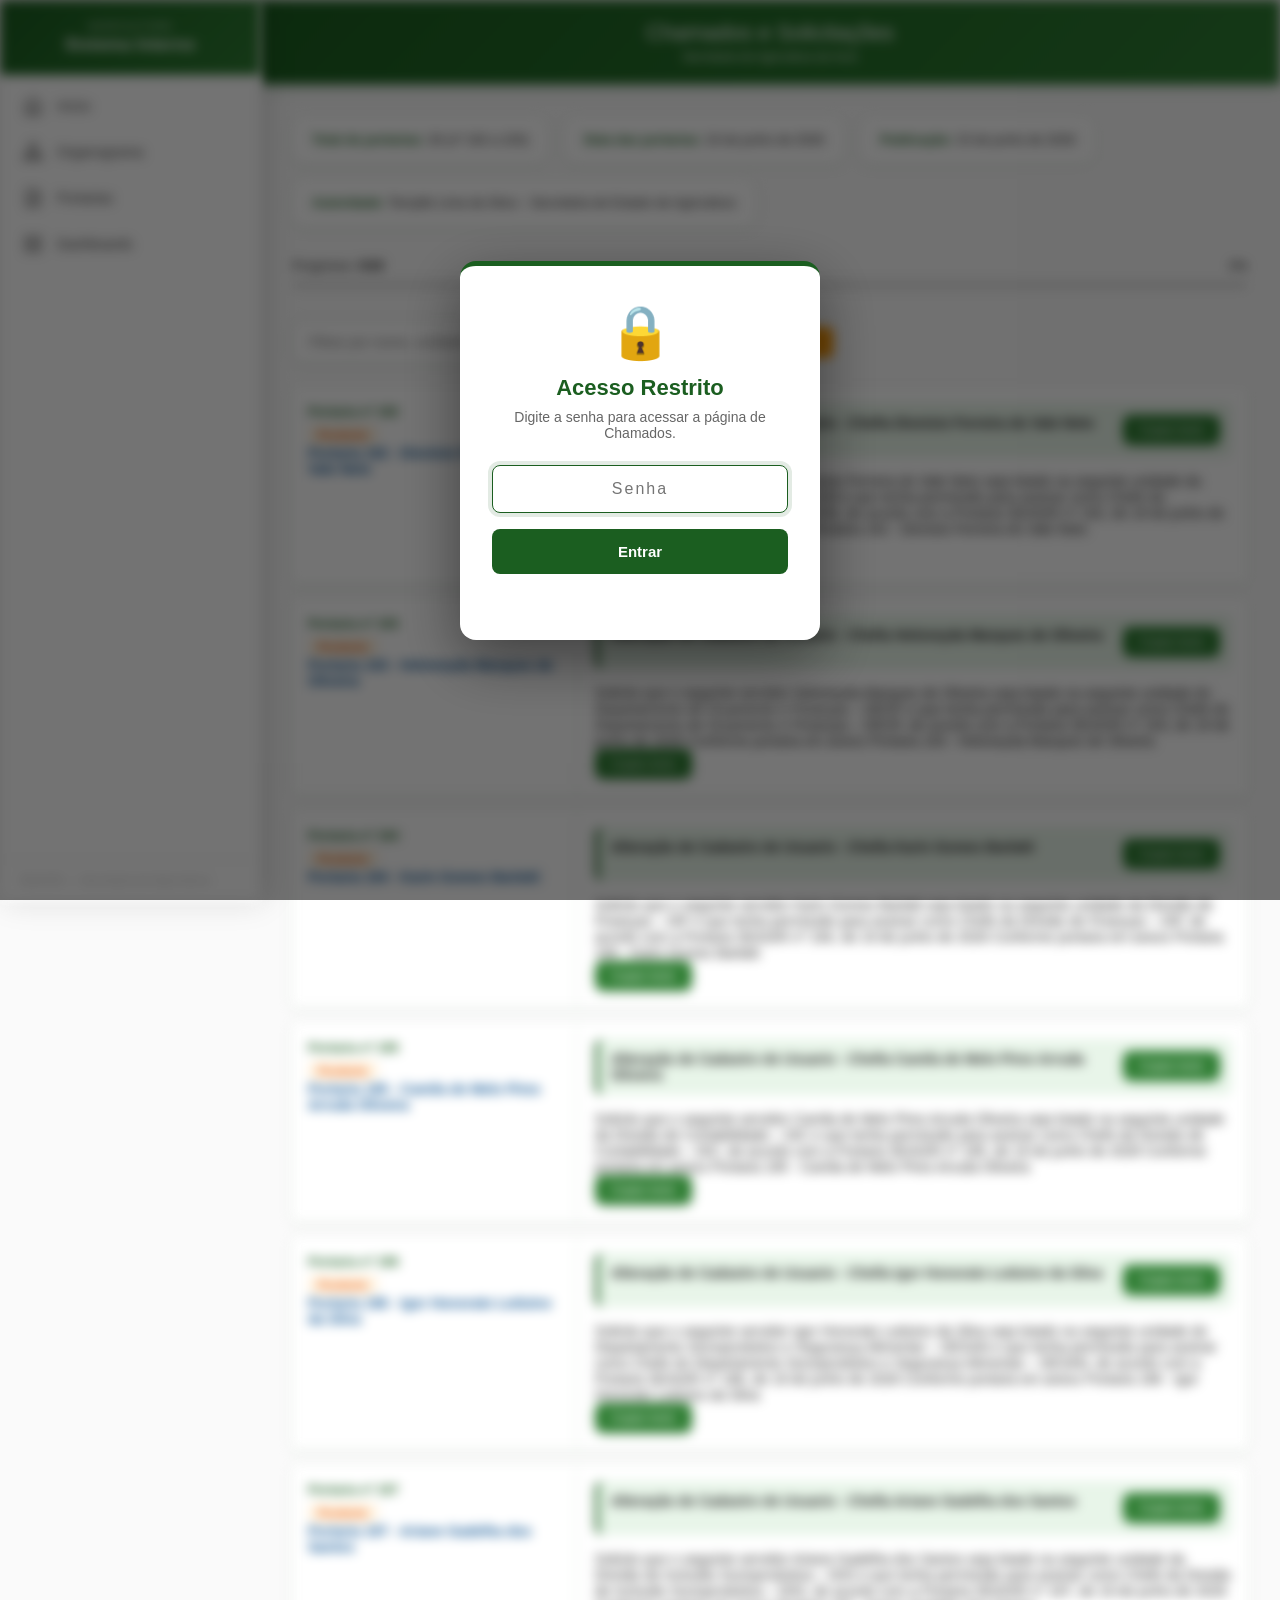
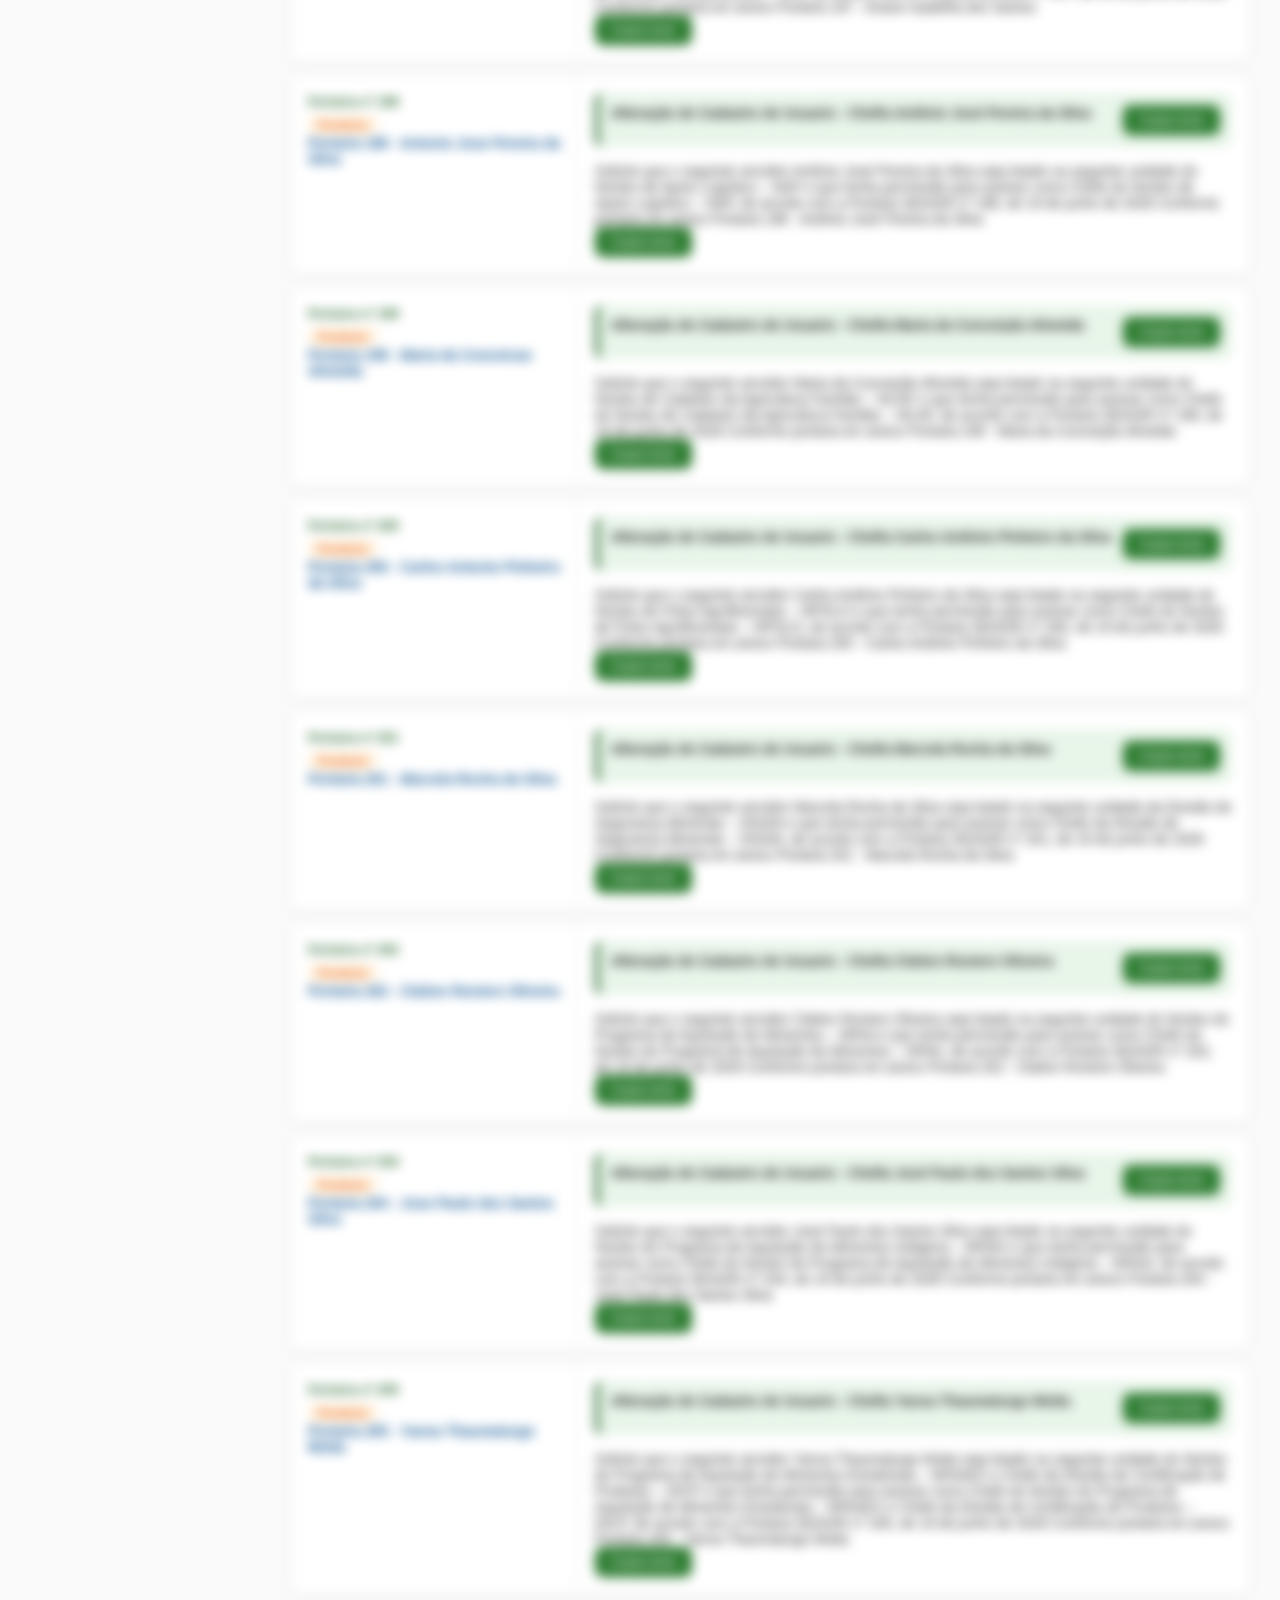
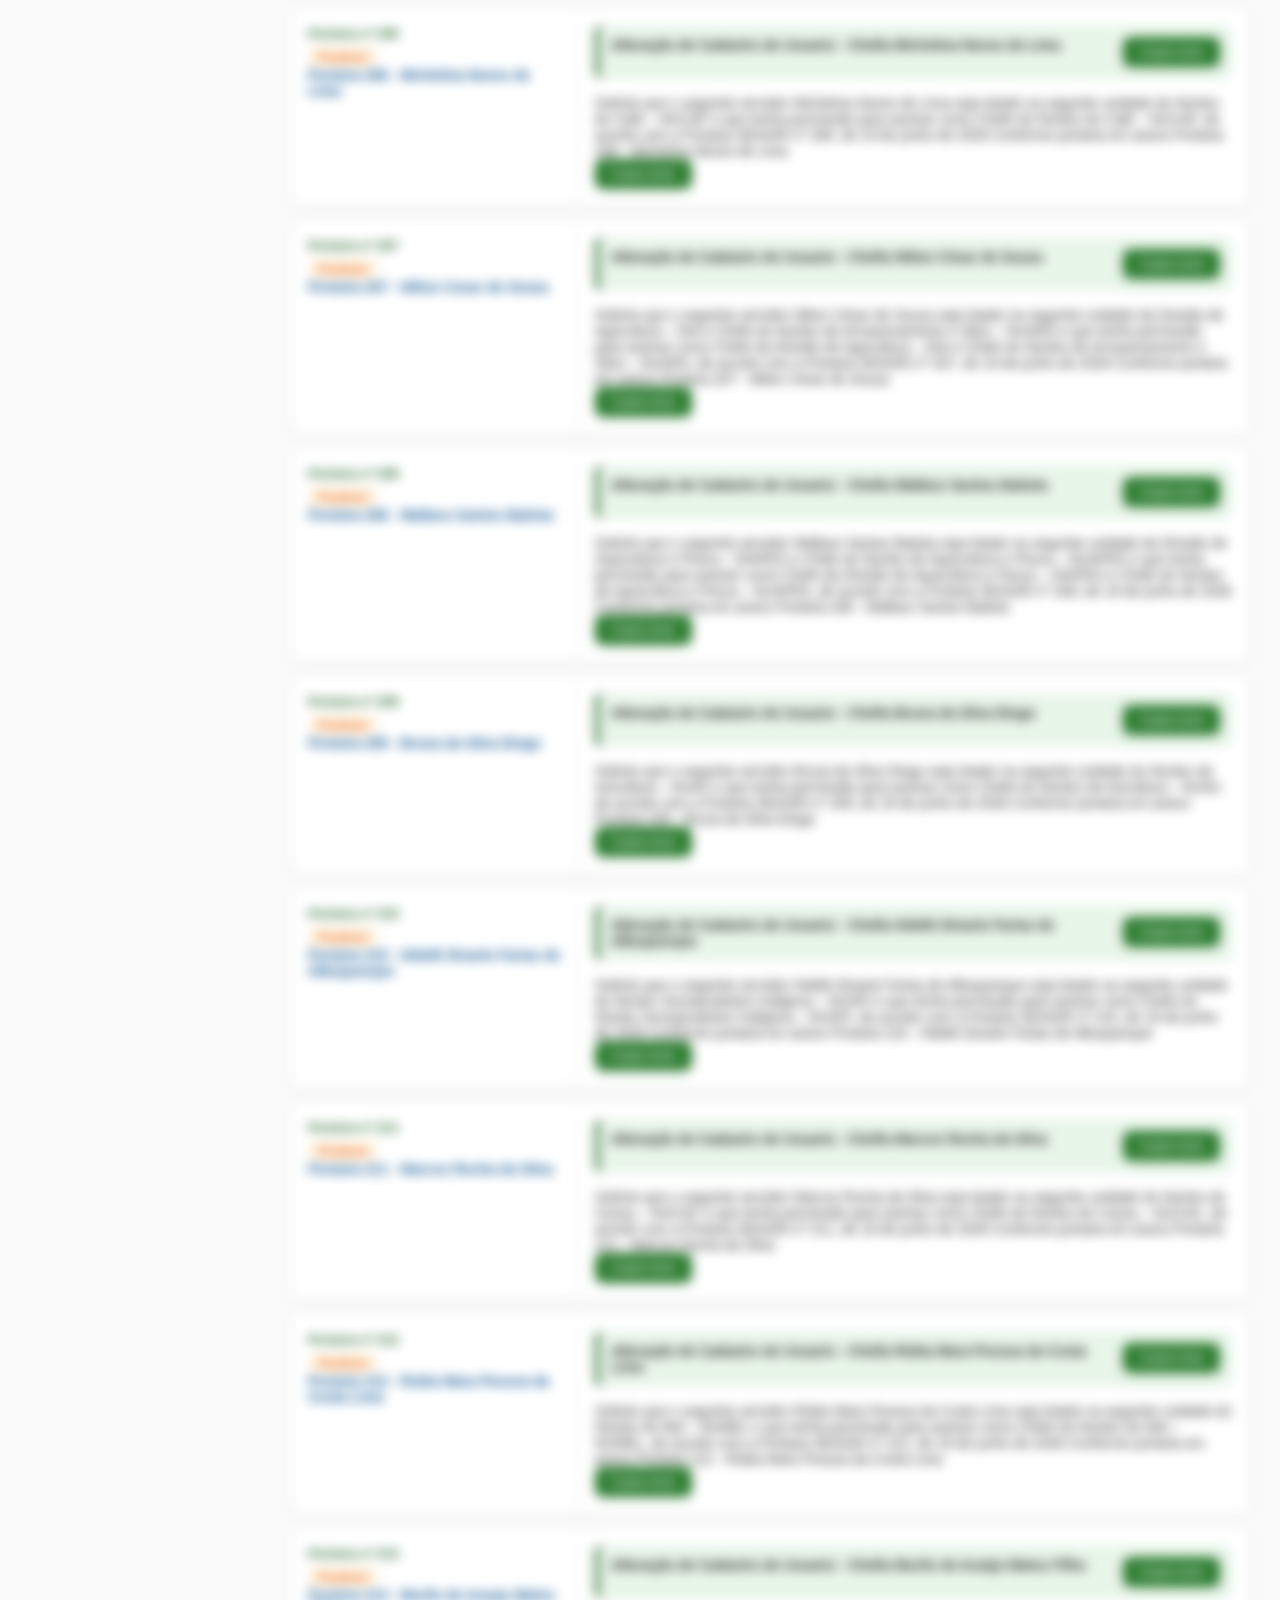
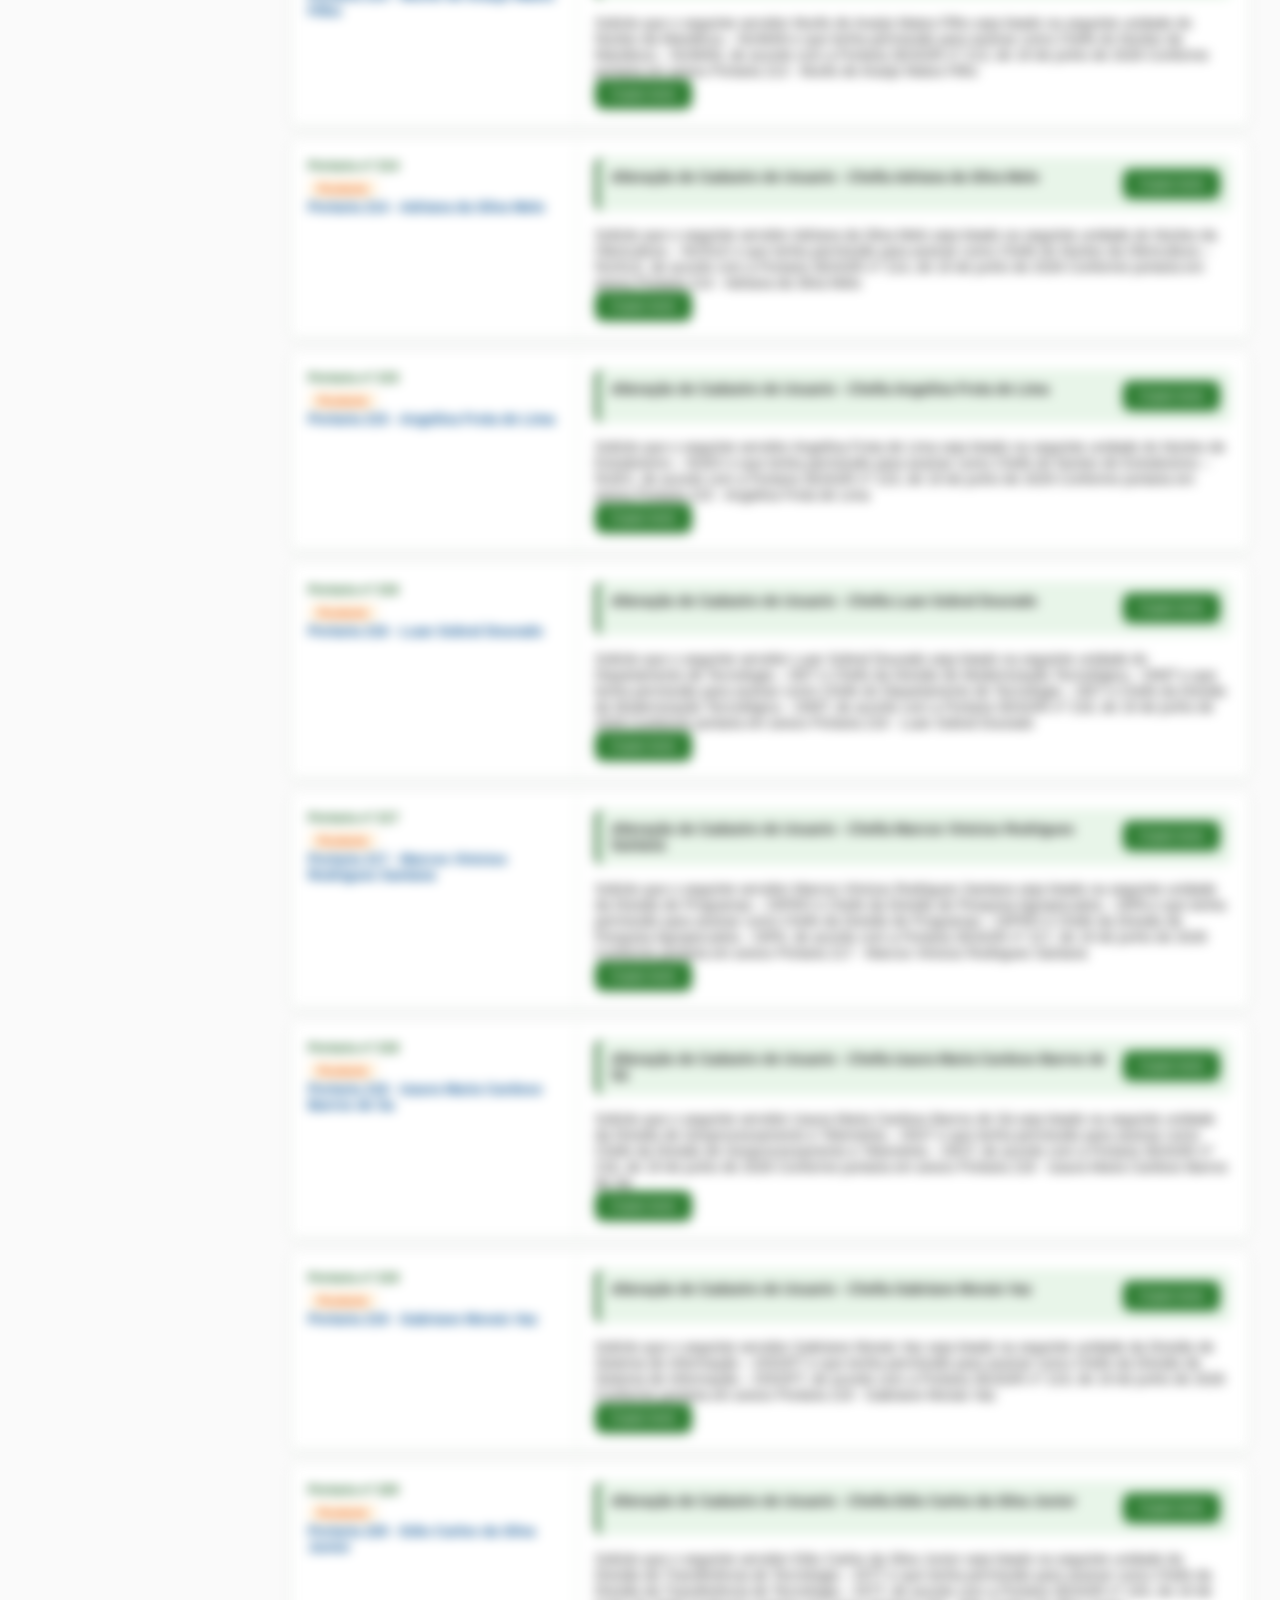
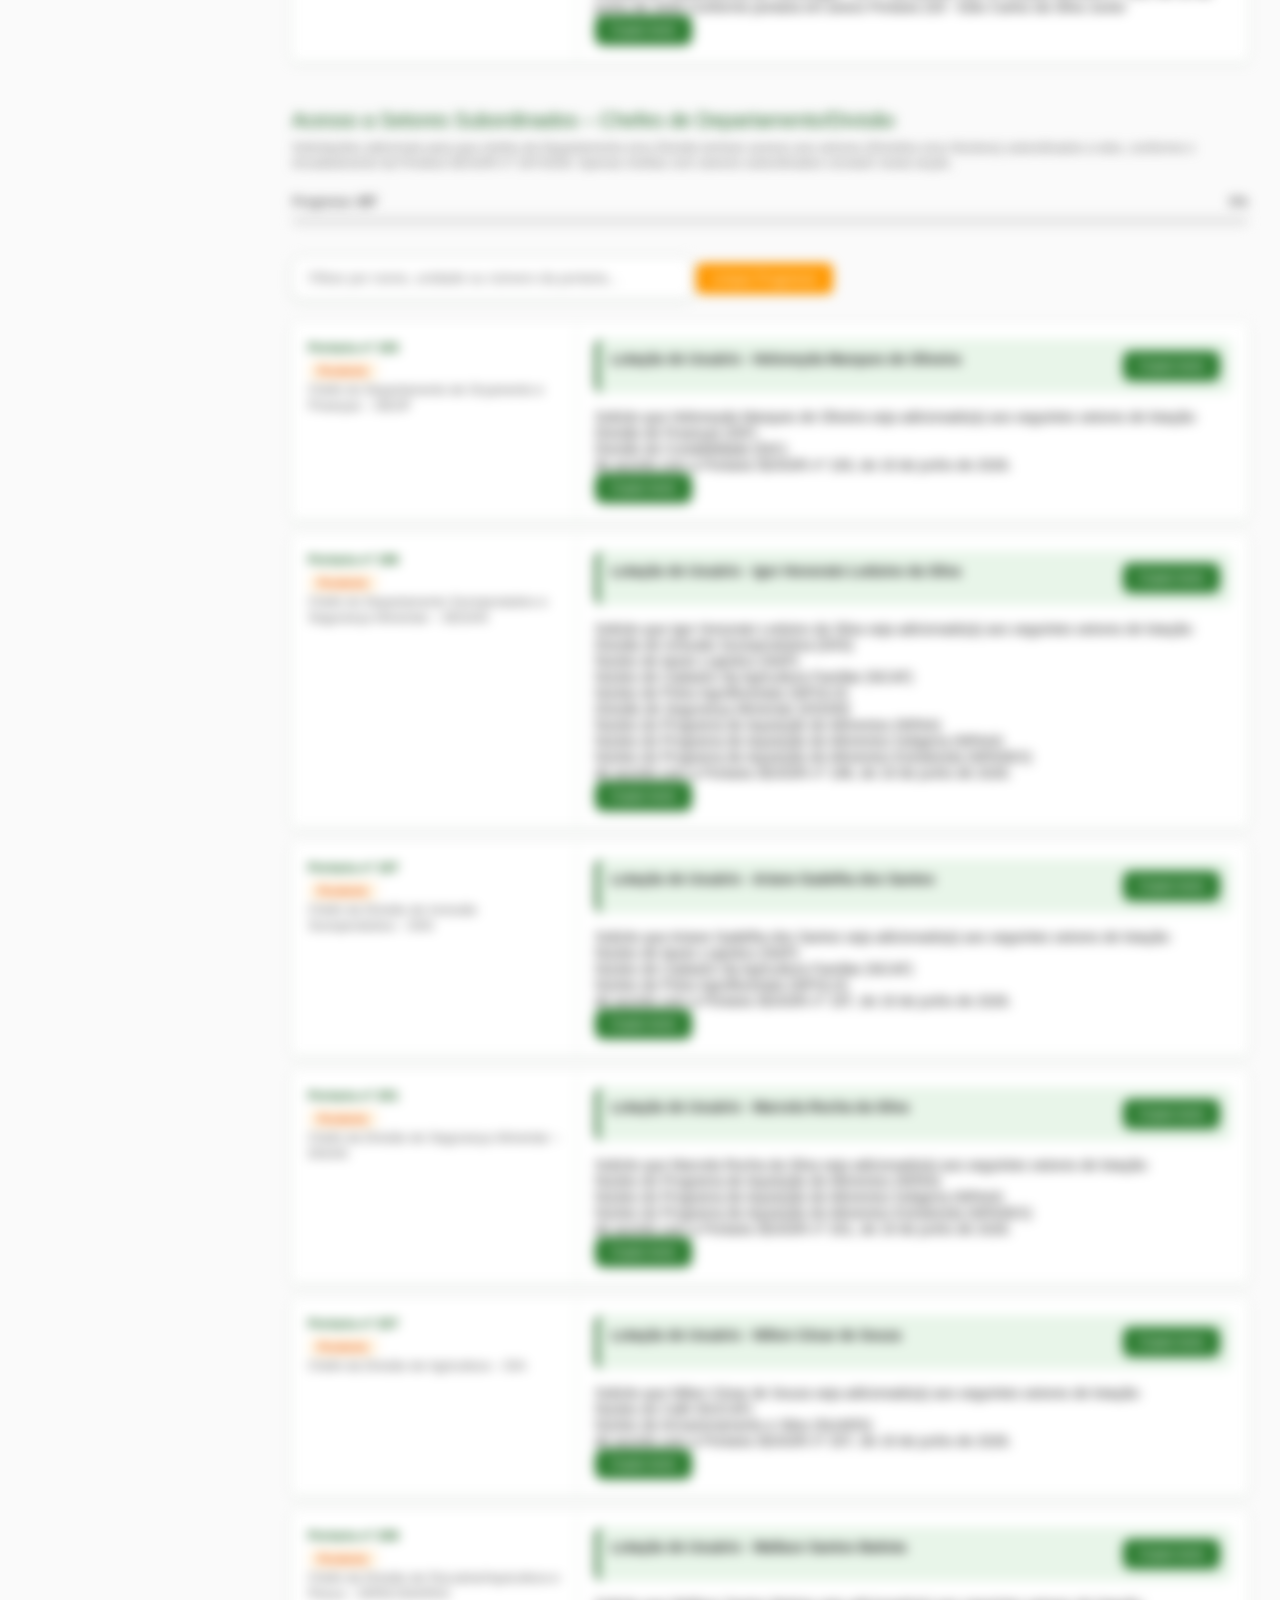
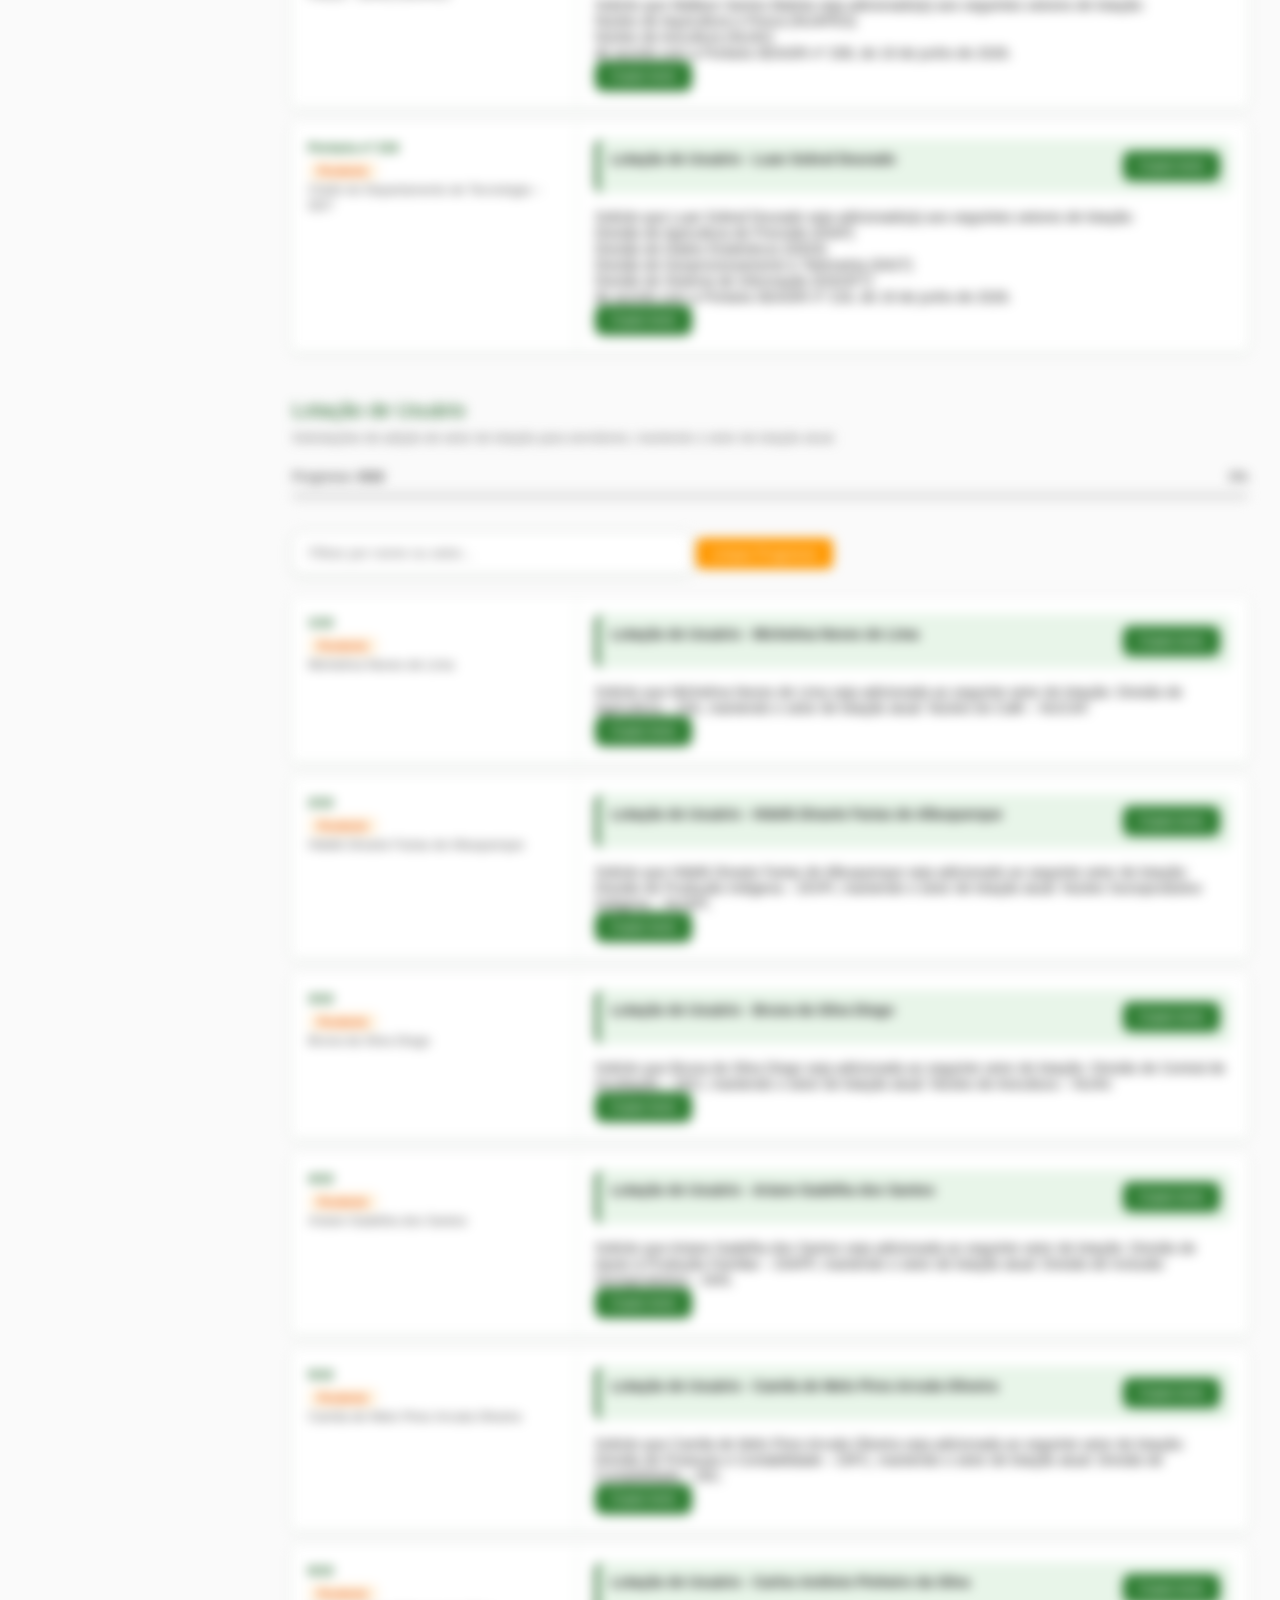
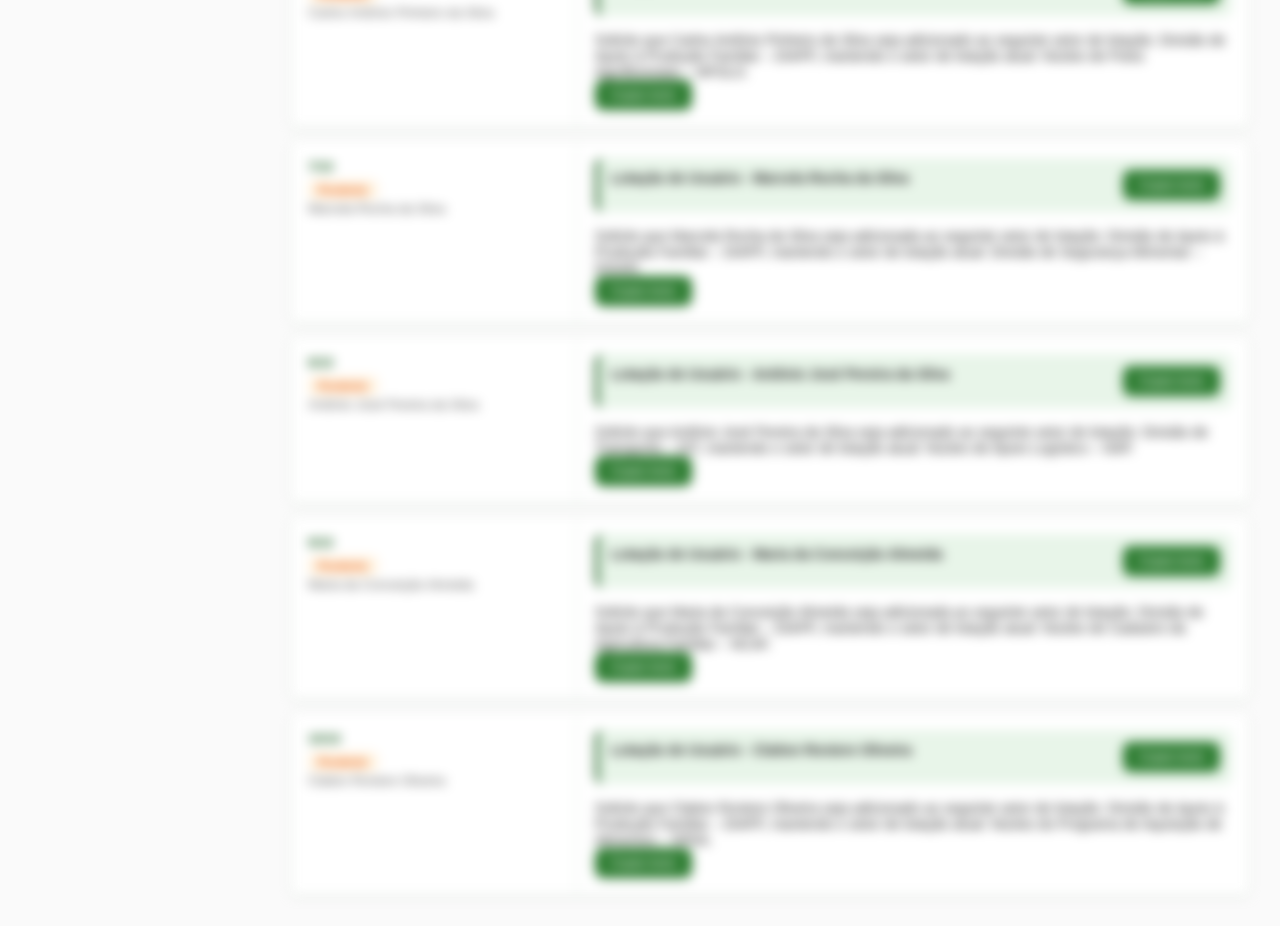
<file: pages/chamados.html>
<!DOCTYPE html>
<html lang="pt-BR">
<head>
<meta charset="UTF-8">
<meta name="viewport" content="width=device-width, initial-scale=1.0">
<title>Chamados – SEAGRI</title>
<link rel="icon" type="image/svg+xml" href="../favicon.svg">
<meta property="og:title" content="Chamados SEAGRI">
<meta property="og:description" content="Sistema de chamados de lotação e habilitação de assinatura – SEAGRI Acre.">
<meta property="og:type" content="website">
<link rel="stylesheet" href="../css/base.css">
<link rel="stylesheet" href="../css/chamados.css">
</head>
<body class="locked sidebar-open">
<nav class="sidebar open" id="sidebar">
  <div class="sidebar-head">
    <div class="sidebar-head-info">
      <div class="sidebar-head-sub">Agricultura</div>
      <div class="sidebar-head-title">Sistema Interno</div>
    </div>
  </div>
  <div class="sidebar-nav">
    <a class="sidebar-link" href="index.html" data-page="index">
      <svg class="sidebar-icon" viewBox="0 0 24 24" fill="none" stroke="currentColor" stroke-width="2" stroke-linecap="round" stroke-linejoin="round"><path d="M3 9l9-7 9 7v11a2 2 0 01-2 2H5a2 2 0 01-2-2z"/><polyline points="9 22 9 12 15 12 15 22"/></svg>
      Início
    </a>
    <a class="sidebar-link" href="organograma.html" data-page="organograma">
      <svg class="sidebar-icon" viewBox="0 0 24 24" fill="none" stroke="currentColor" stroke-width="2" stroke-linecap="round" stroke-linejoin="round"><rect x="8" y="2" width="8" height="4" rx="1"/><rect x="1" y="17" width="6" height="4" rx="1"/><rect x="9" y="17" width="6" height="4" rx="1"/><rect x="17" y="17" width="6" height="4" rx="1"/><path d="M12 6v5M4 17v-4h16v4"/></svg>
      Organograma
    </a>
    <a class="sidebar-link" href="portarias.html" data-page="portarias">
      <svg class="sidebar-icon" viewBox="0 0 24 24" fill="none" stroke="currentColor" stroke-width="2" stroke-linecap="round" stroke-linejoin="round"><path d="M14 2H6a2 2 0 00-2 2v16a2 2 0 002 2h12a2 2 0 002-2V8z"/><polyline points="14 2 14 8 20 8"/><line x1="16" y1="13" x2="8" y2="13"/><line x1="16" y1="17" x2="8" y2="17"/></svg>
      Portarias
    </a>
    <a class="sidebar-link" href="https://datastudio.google.com/reporting/2b0d6260-ce84-4061-944b-954971732248/page/5xLlD" target="_blank" data-page="dashboards">
      <svg class="sidebar-icon" viewBox="0 0 24 24" fill="none" stroke="currentColor" stroke-width="2" stroke-linecap="round" stroke-linejoin="round"><rect x="3" y="3" width="7" height="7" rx="1"/><rect x="14" y="3" width="7" height="7" rx="1"/><rect x="14" y="14" width="7" height="7" rx="1"/><rect x="3" y="14" width="7" height="7" rx="1"/></svg>
      Dashboards
    </a>
    <a class="sidebar-link" href="chamados.html" data-page="chamados" id="sidebarLinkChamados">
      <svg class="sidebar-icon" viewBox="0 0 24 24" fill="none" stroke="currentColor" stroke-width="2" stroke-linecap="round" stroke-linejoin="round"><path d="M21 15a2 2 0 01-2 2H7l-4 4V5a2 2 0 012-2h14a2 2 0 012 2z"/></svg>
      Chamados
    </a>
    <a class="sidebar-link" href="contatos.html" data-page="contatos" id="sidebarLinkContatos">
      <svg class="sidebar-icon" viewBox="0 0 24 24" fill="none" stroke="currentColor" stroke-width="2" stroke-linecap="round" stroke-linejoin="round"><path d="M17 21v-2a4 4 0 00-4-4H5a4 4 0 00-4 4v2"/><circle cx="9" cy="7" r="4"/><path d="M23 21v-2a4 4 0 00-3-3.87M16 3.13a4 4 0 010 7.75"/></svg>
      Contatos
    </a>
  </div>
  <div class="sidebar-foot">SEAGRI &mdash; Secretaria de Agricultura</div>
</nav>
<script src="../js/sidebar.js"></script>
<div id="gate">
  <div class="gate-box">
    <div class="gate-icon">&#128274;</div>
    <h2>Acesso Restrito</h2>
    <p>Digite a senha para acessar a p&aacute;gina de Chamados.</p>
    <input id="gateSenha" type="password" placeholder="Senha" autocomplete="off" autofocus>
    <button id="gateBtn" type="button">Entrar</button>
    <div class="gate-erro" id="gateErro"></div>
  </div>
</div>
<script>
(function(){
  var H="8c6976e5b5410415bde908bd4dee15dfb167a9c873fc4bb8a81f6f2ab448a918";
  var input=document.getElementById("gateSenha");
  var btn=document.getElementById("gateBtn");
  var erro=document.getElementById("gateErro");
  function tentar(){
    var v=input.value;
    if(!v)return;
    btn.disabled=true;
    crypto.subtle.digest("SHA-256",new TextEncoder().encode(v)).then(function(buf){
      var hex=Array.from(new Uint8Array(buf)).map(function(b){return b.toString(16).padStart(2,"0");}).join("");
      if(hex===H){
        document.body.classList.remove("locked");
        var g=document.getElementById("gate");
        if(g)g.parentNode.removeChild(g);
      }else{
        erro.textContent="Senha incorreta. Tente novamente.";
        input.value="";input.focus();btn.disabled=false;
      }
    });
  }
  btn.addEventListener("click",tentar);
  input.addEventListener("keydown",function(e){if(e.key==="Enter"){e.preventDefault();tentar();}});
  input.focus();
})();
</script>
<header>
  <h1>Chamados e Solicitações</h1>
  <p>Secretaria de Agricultura do Acre</p>
</header>

<div class="wrap">
  <div class="meta">
    <div class="card"><b>Total de portarias:</b> 28 (n&ordm; 192 a 220)</div>
    <div class="card"><b>Data das portarias:</b> 19 de junho de 2026</div>
    <div class="card"><b>Publica&ccedil;&atilde;o:</b> 23 de junho de 2026</div>
    <div class="card"><b>Autoridade:</b> Temyllis Lima da Silva &ndash; Secret&aacute;ria de Estado de Agricultura</div>
  </div>

  <div class="tools">
    <div class="progresso-container">
      <div class="progresso-titulo">
        <span>Progresso: <strong id="progresso-texto">0/28</strong></span>
        <span id="progresso-percentual">0%</span>
      </div>
      <div class="progresso-barra">
        <div class="progresso-fill" id="progresso-fill"></div>
      </div>
    </div>
    <input id="busca" type="text" placeholder="Filtrar por nome, unidade ou n&uacute;mero da portaria...">
    <button id="limparProgresso" class="btn-limpar-progresso">Limpar Progresso</button>
  </div>

  <table id="tabela">
    <thead>
      <tr>
        <th>Arquivo</th>
        <th>Texto da solicita&ccedil;&atilde;o</th>
      </tr>
    </thead>
    <tbody>
    </tbody>
  </table>

  <h2 class="secao-titulo">Acesso a Setores Subordinados &ndash; Chefes de Departamento/Divis&atilde;o</h2>
  <p class="secao-desc">Solicita&ccedil;&otilde;es adicionais para que chefes de Departamento e/ou Divis&atilde;o tenham acesso aos setores (Divis&otilde;es e/ou N&uacute;cleos) subordinados a eles, conforme o encadeamento da Portaria SEAGRI n&ordm; 187/2026. Apenas chefias com setores subordinados constam nesta se&ccedil;&atilde;o.</p>

  <div class="tools">
    <div class="progresso-container">
      <div class="progresso-titulo">
        <span>Progresso: <strong id="progresso-texto2">0/7</strong></span>
        <span id="progresso-percentual2">0%</span>
      </div>
      <div class="progresso-barra">
        <div class="progresso-fill" id="progresso-fill2"></div>
      </div>
    </div>
    <input id="busca2" type="text" placeholder="Filtrar por nome, unidade ou n&uacute;mero da portaria...">
    <button id="limparProgresso2" class="btn-limpar-progresso">Limpar Progresso</button>
  </div>

  <table id="tabela2">
    <thead>
      <tr>
        <th>Chefia</th>
        <th>Texto da solicita&ccedil;&atilde;o</th>
      </tr>
    </thead>
    <tbody>
    </tbody>
  </table>

  <h2 class="secao-titulo">Lota&ccedil;&atilde;o de Usu&aacute;rio</h2>
  <p class="secao-desc">Solicita&ccedil;&otilde;es de adi&ccedil;&atilde;o de setor de lota&ccedil;&atilde;o para servidores, mantendo o setor de lota&ccedil;&atilde;o atual.</p>

  <div class="tools">
    <div class="progresso-container">
      <div class="progresso-titulo">
        <span>Progresso: <strong id="progresso-texto3">0/10</strong></span>
        <span id="progresso-percentual3">0%</span>
      </div>
      <div class="progresso-barra">
        <div class="progresso-fill" id="progresso-fill3"></div>
      </div>
    </div>
    <input id="busca3" type="text" placeholder="Filtrar por nome ou setor...">
    <button id="limparProgresso3" class="btn-limpar-progresso">Limpar Progresso</button>
  </div>

  <table id="tabela3">
    <thead>
      <tr>
        <th>Servidor</th>
        <th>Texto da solicita&ccedil;&atilde;o</th>
      </tr>
    </thead>
    <tbody>
    </tbody>
  </table>
</div>
<script>
const dados = [
 {n:"192", arq:"Portaria 192 - Dionisio Ferreira do Vale Neto.pdf", orig:"[03]-0021487054_Publicacao.pdf", nome:"Dionisio Ferreira do Vale Neto", chefia:"Chefe da Assessoria de Comunicação – ASCOM"},
 {n:"193", arq:"Portaria 193 - Heloneyda Marques de Oliveira.pdf", orig:"[05]-0021487149_Publicacao.pdf", nome:"Heloneyda Marques de Oliveira", chefia:"Chefe do Departamento de Orçamento e Finanças – DEOF"},
 {n:"194", arq:"Portaria 194 - Karin Gomes Barlatti.pdf", orig:"[07]-0021487244_Publicacao.pdf", nome:"Karin Gomes Barlatti", chefia:"Chefe da Divisão de Finanças – DIF"},
 {n:"195", arq:"Portaria 195 - Camila de Melo Pires Arruda Oliveira.pdf", orig:"[09]-0021487390_Publicacao.pdf", nome:"Camila de Melo Pires Arruda Oliveira", chefia:"Chefe da Divisão de Contabilidade – DIC"},
 {n:"196", arq:"Portaria 196 - Igor Honorato Leduino da Silva.pdf", orig:"[11]-0021487550_Publicacao.pdf", nome:"Igor Honorato Leduino da Silva", chefia:"Chefe do Departamento Socioprodutivo e Segurança Alimentar – DESAN"},
 {n:"197", arq:"Portaria 197 - Ariane Gadelha dos Santos.pdf", orig:"[13]-0021487748_Publicacao.pdf", nome:"Ariane Gadelha dos Santos", chefia:"Chefe da Divisão de Inclusão Socioprodutiva – DIIS"},
 {n:"198", arq:"Portaria 198 - Antonio Jose Pereira da Silva.pdf", orig:"[15]-0021487877_Publicacao.pdf", nome:"Antônio José Pereira da Silva", chefia:"Chefe do Núcleo de Apoio Logístico – NAP"},
 {n:"199", arq:"Portaria 199 - Maria da Conceicao Almeida.pdf", orig:"[17]-0021487975_Publicacao.pdf", nome:"Maria da Conceição Almeida", chefia:"Chefe do Núcleo de Cadastro da Agricultura Familiar – NCAF"},
 {n:"200", arq:"Portaria 200 - Carlos Antonio Pinheiro da Silva.pdf", orig:"[19]-0021488051_Publicacao.pdf", nome:"Carlos Antônio Pinheiro da Silva", chefia:"Chefe do Núcleo de Polos Agroflorestais – NPOLO"},
 {n:"201", arq:"Portaria 201 - Marcela Rocha da Silva.pdf", orig:"[21]-0021488125_Publicacao.pdf", nome:"Marcela Rocha da Silva", chefia:"Chefe da Divisão de Segurança Alimentar – DISAN"},
 {n:"202", arq:"Portaria 202 - Claiton Roniere Oliveira.pdf", orig:"[23]-0021488206_Publicacao.pdf", nome:"Claiton Roniere Oliveira", chefia:"Chefe do Núcleo do Programa de Aquisição de Alimentos – NPAA"},
 {n:"204", arq:"Portaria 204 - Jose Paulo dos Santos Silva.pdf", orig:"[25]-0021488298_Publicacao.pdf", nome:"José Paulo dos Santos Silva", chefia:"Chefe do Núcleo do Programa de Aquisição de Alimentos Indígena – NPAAI"},
 {n:"205", arq:"Portaria 205 - Yanna Thaumaturgo Motta.pdf", orig:"[27]-0021488361_Publicacao.pdf", nome:"Yanna Thaumaturgo Motta", chefia:"Chefe do Núcleo do Programa de Aquisição de Alimentos Extrativista – NPAAEX e Chefe da Divisão de Certificação de Produtos – DICP"},
 {n:"206", arq:"Portaria 206 - Michelma Neves de Lima.pdf", orig:"[29]-0021488488_Publicacao.pdf", nome:"Michelma Neves de Lima", chefia:"Chefe do Núcleo do Café – NUCAF"},
 {n:"207", arq:"Portaria 207 - Nilton Cesar de Souza.pdf", orig:"[31]-0021488659_Publicacao.pdf", nome:"Nilton César de Souza", chefia:"Chefe da Divisão de Agricultura – DIA e Chefe do Núcleo de Armazenamento e Silos – NUARS"},
 {n:"208", arq:"Portaria 208 - Wallace Santos Batista.pdf", orig:"[33]-0021488757_Publicacao.pdf", nome:"Wallace Santos Batista", chefia:"Chefe da Divisão de Aquicultura e Pesca – DIAPES e Chefe do Núcleo de Aquicultura e Pesca – NUAPES"},
 {n:"209", arq:"Portaria 209 - Bruna da Silva Diogo.pdf", orig:"[35]-0021489141_Publicacao.pdf", nome:"Bruna da Silva Diogo", chefia:"Chefe do Núcleo de Avicultura – NUAV"},
 {n:"210", arq:"Portaria 210 - Hidelk Dinarte Farias de Albuquerque.pdf", orig:"[37]-0021489250_Publicacao.pdf", nome:"Hidelk Dinarte Farias de Albuquerque", chefia:"Chefe do Núcleo Socioprodutivo Indígena – NUSPI"},
 {n:"211", arq:"Portaria 211 - Marcos Rocha da Silva.pdf", orig:"[39]-0021489376_Publicacao.pdf", nome:"Marcos Rocha da Silva", chefia:"Chefe do Núcleo do Cacau – NUCAC"},
 {n:"212", arq:"Portaria 212 - Rubia Mara Pessoa da Costa Lima.pdf", orig:"[41]-0021489429_Publicacao.pdf", nome:"Rúbia Mara Pessoa da Costa Lima", chefia:"Chefe do Núcleo do Mel – NUMEL"},
 {n:"213", arq:"Portaria 213 - Murilo de Araujo Matos Filho.pdf", orig:"[43]-0021489498_Publicacao.pdf", nome:"Murilo de Araújo Matos Filho", chefia:"Chefe do Núcleo da Mandioca – NUMAN"},
 {n:"214", arq:"Portaria 214 - Adriana da Silva Melo.pdf", orig:"[45]-0021489594_Publicacao.pdf", nome:"Adriana da Silva Melo", chefia:"Chefe do Núcleo da Olericultura – NUOLE"},
 {n:"215", arq:"Portaria 215 - Angelina Frota de Lima.pdf", orig:"[47]-0021489672_Publicacao.pdf", nome:"Angelina Frota de Lima", chefia:"Chefe do Núcleo de Extrativismo – NUEX"},
 {n:"216", arq:"Portaria 216 - Luan Sobral Dourado.pdf", orig:"[49]-0021489739_Publicacao.pdf", nome:"Luan Sobral Dourado", chefia:"Chefe do Departamento de Tecnologia – DET e Chefe da Divisão de Modernização Tecnológica – DIMT"},
 {n:"217", arq:"Portaria 217 - Marcos Vinicius Rodrigues Santana.pdf", orig:"[51]-0021489820_Publicacao.pdf", nome:"Marcos Vinicius Rodrigues Santana", chefia:"Chefe da Divisão de Programas – DIPRO e Chefe da Divisão de Pesquisa Agropecuária – DIPA"},
 {n:"218", arq:"Portaria 218 - Izaura Maria Cardoso Barros de Sa.pdf", orig:"[53]-0021489909_Publicacao.pdf", nome:"Izaura Maria Cardoso Barros de Sá", chefia:"Chefe da Divisão de Geoprocessamento e Telemetria – DIGT"},
 {n:"219", arq:"Portaria 219 - Gabriane Morais Vaz.pdf", orig:"[55]-0021490028_Publicacao.pdf", nome:"Gabriane Morais Vaz", chefia:"Chefe da Divisão de Sistema de Informação – DISOFT"},
 {n:"220", arq:"Portaria 220 - Ediu Carlos da Silva Junior.pdf", orig:"[57]-0021490099_Publicacao.pdf", nome:"Ediu Carlos da Silva Junior", chefia:"Chefe da Divisão de Transferência de Tecnologia – DITT"}
];

function gerarTitulo(d){
  return "<b>Alteração de Cadastro de Usuario - Chefia "+d.nome+"</b>";
}
function gerarTituloPlano(d){
  return "Alteração de Cadastro de Usuario - Chefia "+d.nome;
}
function gerarTextoMaior(d){
  let setor = d.chefia.replace(/^Chefe\s+/i, "");
  return "Solicito que o seguinte servidor <span class='u'>"+d.nome+"</span> seja lotado na seguinte unidade <span class='u'>"+setor+"</span> e que tenha permissão para assinar como <span class='u'>"+d.chefia+"</span>, de acordo com a Portaria SEAGRI nº "+d.n+", de 19 de junho de 2026  Conforme portaria em anexo Portaria "+d.n+" - "+d.nome;
}
function gerarTextoMaiorPlano(d){
  let setor = d.chefia.replace(/^Chefe\s+/i, "");
  return "Solicito que o seguinte servidor "+d.nome+" seja lotado na seguinte unidade "+setor+" e que tenha permissão para assinar como "+d.chefia+", de acordo com a Portaria SEAGRI nº "+d.n+", de 19 de junho de 2026  Conforme portaria em anexo Portaria "+d.n+" - "+d.nome;}
const tbody = document.querySelector("#tabela tbody");

const estadoSalvo = JSON.parse(localStorage.getItem("portariasCompletas") || "{}");
const portarias = [];

dados.forEach(d=>{
  const tr=document.createElement("tr");
  const nomeArquivoSemExtensao = d.arq.replace(/\.pdf$/i, "");

  tr.innerHTML =
    "<td class='arq'><span class='num'>Portaria nº "+d.n+"</span><br>"+
      "<span class='status-badge pendente'>Pendente</span><br>"+
      "<a href=\""+encodeURI("../portarias/portarias 2026/"+d.arq)+"\" target=\"_blank\">"+nomeArquivoSemExtensao+"</a></td>"+
    "<td><div class='texto-container'>"+
      "<div class='texto-titulo'>"+
        "<div class='texto-titulo-text'>"+gerarTitulo(d)+"</div>"+
        "<button class='copy copy-titulo'>Copiar texto</button>"+
      "</div>"+
      "<div class='texto-corpo'>"+
        "<div class='texto-corpo-text'>"+gerarTextoMaior(d)+"</div>"+
        "<button class='copy copy-corpo'>Copiar texto</button>"+
      "</div>"+
    "</div></td>";

  const statusBadge = tr.querySelector(".status-badge");
  const btnTitulo = tr.querySelector(".copy-titulo");
  const btnCorpo = tr.querySelector(".copy-corpo");
  const textoTitulo = tr.querySelector(".texto-titulo-text");
  const textoCorpo = tr.querySelector(".texto-corpo-text");

  if(estadoSalvo[d.n]){
    statusBadge.textContent = "Concluído";
    statusBadge.classList.remove("pendente");
    statusBadge.classList.add("concluido");
  }

  const portaria = {
    numero: d.n,
    tr: tr,
    statusBadge: statusBadge,
    btnTitulo: btnTitulo,
    btnCorpo: btnCorpo,
    textoTitulo: textoTitulo,
    textoCorpo: textoCorpo,
    clicouTitulo: false,
    clicouCorpo: false
  };

  portarias.push(portaria);
  tbody.appendChild(tr);
});

function mostrarToast(){
  const toastAntigo = document.querySelector(".toast-notificacao");
  if(toastAntigo){
    toastAntigo.classList.add("toast-saindo");
    setTimeout(()=>toastAntigo.remove(),300);
  }
  const toast = document.createElement("div");
  toast.className = "toast-notificacao";
  toast.textContent = "✓ Copiado para a área de transferência!";
  document.body.appendChild(toast);
  setTimeout(()=>{
    toast.classList.add("toast-saindo");
    setTimeout(()=>toast.remove(),300);
  },3000);
}

function abrirModalCopiaManual(texto){
  let backdrop = document.getElementById("modal-copia-manual");
  if(!backdrop){
    backdrop = document.createElement("div");
    backdrop.id = "modal-copia-manual";
    backdrop.className = "modal-backdrop";
    backdrop.innerHTML =
      "<div class='modal-conteudo'>"+
        "<button class='modal-fechar' id='modal-copia-fechar'>&times;</button>"+
        "<div class='modal-titulo'>Copie o texto manualmente</div>"+
        "<p>Não foi possível copiar automaticamente (restrição do navegador). Toque no campo abaixo — o texto já vem selecionado — e use Ctrl+C (ou Cmd+C no Mac) para copiar.</p>"+
        "<textarea id='modal-copia-texto' class='modal-copia-area' readonly></textarea>"+
      "</div>";
    document.body.appendChild(backdrop);
    backdrop.addEventListener("click", function(e){
      if(e.target === backdrop){ backdrop.classList.remove("ativo"); }
    });
    document.getElementById("modal-copia-fechar").addEventListener("click", function(){
      backdrop.classList.remove("ativo");
    });
  }
  const area = document.getElementById("modal-copia-texto");
  area.value = texto;
  backdrop.classList.add("ativo");
  setTimeout(()=>{ area.focus(); area.select(); }, 50);
}

function copiarTexto(texto){
  function viaExecCommand(){
    try{
      const textArea = document.createElement("textarea");
      textArea.value = texto;
      textArea.style.position = "fixed";
      textArea.style.opacity = "0";
      document.body.appendChild(textArea);
      textArea.focus();
      textArea.select();
      const ok = document.execCommand("copy");
      document.body.removeChild(textArea);
      return ok;
    }catch(e){
      return false;
    }
  }

  if(navigator.clipboard && window.isSecureContext){
    navigator.clipboard.writeText(texto).then(()=>{
      mostrarToast();
    }).catch(()=>{
      if(viaExecCommand()){ mostrarToast(); }
      else{ abrirModalCopiaManual(texto); }
    });
  } else {
    if(viaExecCommand()){ mostrarToast(); }
    else{ abrirModalCopiaManual(texto); }
  }
}

portarias.forEach((portaria, indice)=>{
  const d = dados[indice];

  function atualizarBarraProgresso(){
    const concluidas = Object.keys(estadoSalvo).length;
    const total = dados.length;
    const percentual = Math.round((concluidas / total) * 100);

    document.getElementById("progresso-fill").style.width = percentual + "%";
    document.getElementById("progresso-texto").textContent = concluidas + "/" + total;
    document.getElementById("progresso-percentual").textContent = percentual + "%";
  }

  function marcarAnteriorComoConcluida(){
    if(indice > 0){
      const portariaAnterior = portarias[indice - 1];
      portariaAnterior.statusBadge.textContent = "Concluído";
      portariaAnterior.statusBadge.classList.remove("pendente");
      portariaAnterior.statusBadge.classList.add("concluido");
      estadoSalvo[portariaAnterior.numero] = true;
      localStorage.setItem("portariasCompletas", JSON.stringify(estadoSalvo));
      atualizarBarraProgresso();
    }
  }

  portaria.btnTitulo.addEventListener("click",function(){
    copiarTexto(gerarTituloPlano(d));
    portaria.clicouTitulo = true;
    this.classList.add("copiado");
    setTimeout(()=>this.classList.remove("copiado"),1500);

    if(portaria.clicouTitulo && portaria.clicouCorpo){
      marcarAnteriorComoConcluida();
    }
  });

  portaria.btnCorpo.addEventListener("click",function(){
    copiarTexto(gerarTextoMaiorPlano(d));
    portaria.clicouCorpo = true;
    this.classList.add("copiado");
    setTimeout(()=>this.classList.remove("copiado"),1500);

    if(portaria.clicouTitulo && portaria.clicouCorpo){
      marcarAnteriorComoConcluida();
    }
  });

  portaria.textoTitulo.addEventListener("click",function(){
    copiarTexto(gerarTituloPlano(d));
    portaria.clicouTitulo = true;
    portaria.btnTitulo.classList.add("copiado");
    setTimeout(()=>portaria.btnTitulo.classList.remove("copiado"),1500);

    if(portaria.clicouTitulo && portaria.clicouCorpo){
      marcarAnteriorComoConcluida();
    }
  });

  portaria.textoCorpo.addEventListener("click",function(){
    copiarTexto(gerarTextoMaiorPlano(d));
    portaria.clicouCorpo = true;
    portaria.btnCorpo.classList.add("copiado");
    setTimeout(()=>portaria.btnCorpo.classList.remove("copiado"),1500);

    if(portaria.clicouTitulo && portaria.clicouCorpo){
      marcarAnteriorComoConcluida();
    }
  });
});

const concluidas = Object.keys(estadoSalvo).length;
const total = dados.length;
const percentual = Math.round((concluidas / total) * 100);
document.getElementById("progresso-fill").style.width = percentual + "%";
document.getElementById("progresso-texto").textContent = concluidas + "/" + total;
document.getElementById("progresso-percentual").textContent = percentual + "%";

document.getElementById("limparProgresso").addEventListener("click",function(){
  if(confirm("Tem certeza que deseja limpar todo o progresso?")){
    localStorage.removeItem("portariasCompletas");
    location.reload();
  }
});

document.getElementById("busca").addEventListener("input",function(){
  const q=this.value.toLowerCase();
  document.querySelectorAll("#tabela tbody tr").forEach(tr=>{
    tr.style.display = tr.textContent.toLowerCase().includes(q) ? "" : "none";
  });
});

// ===================== SEÇÃO 2: Acesso a Setores Subordinados =====================
const dadosDept = [
 {n:"193", nome:"Heloneyda Marques de Oliveira", chefia:"Chefe do Departamento de Orçamento e Finanças – DEOF", setores:["Divisão de Finanças (DIF)","Divisão de Contabilidade (DIC)"]},
 {n:"196", nome:"Igor Honorato Leduino da Silva", chefia:"Chefe do Departamento Socioprodutivo e Segurança Alimentar – DESAN", setores:["Divisão de Inclusão Socioprodutiva (DIIS)","Núcleo de Apoio Logístico (NAP)","Núcleo de Cadastro da Agricultura Familiar (NCAF)","Núcleo de Polos Agroflorestais (NPOLO)","Divisão de Segurança Alimentar (DISAN)","Núcleo do Programa de Aquisição de Alimentos (NPAA)","Núcleo do Programa de Aquisição de Alimentos Indígena (NPAAI)","Núcleo do Programa de Aquisição de Alimentos Extrativista (NPAAEX)"]},
 {n:"197", nome:"Ariane Gadelha dos Santos", chefia:"Chefe da Divisão de Inclusão Socioprodutiva – DIIS", setores:["Núcleo de Apoio Logístico (NAP)","Núcleo de Cadastro da Agricultura Familiar (NCAF)","Núcleo de Polos Agroflorestais (NPOLO)"]},
 {n:"201", nome:"Marcela Rocha da Silva", chefia:"Chefe da Divisão de Segurança Alimentar – DISAN", setores:["Núcleo do Programa de Aquisição de Alimentos (NPAA)","Núcleo do Programa de Aquisição de Alimentos Indígena (NPAAI)","Núcleo do Programa de Aquisição de Alimentos Extrativista (NPAAEX)"]},
 {n:"207", nome:"Nilton César de Souza", chefia:"Chefe da Divisão de Agricultura – DIA", setores:["Núcleo do Café (NUCAF)","Núcleo de Armazenamento e Silos (NUARS)"]},
 {n:"208", nome:"Wallace Santos Batista", chefia:"Chefe da Divisão de Pecuária/Aquicultura e Pesca – DIPEC/DIAPES", setores:["Núcleo de Aquicultura e Pesca (NUAPES)","Núcleo de Avicultura (NUAV)"]},
 {n:"216", nome:"Luan Sobral Dourado", chefia:"Chefe do Departamento de Tecnologia – DET", setores:["Divisão de Agricultura de Precisão (DIAP)","Divisão de Dados Estatísticos (DIDA)","Divisão de Geoprocessamento e Telemetria (DIGT)","Divisão de Sistema de Informação (DISOFT)"]}
];

function gerarTituloDept(d){
  return "<b>Lotação de Usuário - "+d.nome+"</b>";
}
function gerarTituloDeptPlano(d){
  return "Lotação de Usuário - "+d.nome;
}
function gerarTextoDept(d){
  const lista = d.setores.map(s=>"<span class='u'>"+s+"</span>").join("<br>");
  return "Solicito que "+d.nome+" seja adicionado(a) aos seguintes setores de lotação:<br>"+lista+"<br>de acordo com a Portaria SEAGRI nº "+d.n+", de 19 de junho de 2026.";
}
function gerarTextoDeptPlano(d){
  const lista = d.setores.join("\n");
  return "Solicito que "+d.nome+" seja adicionado(a) aos seguintes setores de lotação:\n"+lista+"\nde acordo com a Portaria SEAGRI nº "+d.n+", de 19 de junho de 2026.";
}

const tbody2 = document.querySelector("#tabela2 tbody");
const estadoSalvo2 = JSON.parse(localStorage.getItem("portariasDeptCompletas") || "{}");
const portariasDept = [];

dadosDept.forEach(d=>{
  const tr=document.createElement("tr");

  tr.innerHTML =
    "<td class='arq'><span class='num'>Portaria nº "+d.n+"</span><br>"+
      "<span class='status-badge pendente'>Pendente</span><br>"+
      "<span class='info-secundaria'>"+d.chefia+"</span></td>"+
    "<td><div class='texto-container'>"+
      "<div class='texto-titulo'>"+
        "<div class='texto-titulo-text'>"+gerarTituloDept(d)+"</div>"+
        "<button class='copy copy-titulo'>Copiar texto</button>"+
      "</div>"+
      "<div class='texto-corpo'>"+
        "<div class='texto-corpo-text'>"+gerarTextoDept(d)+"</div>"+
        "<button class='copy copy-corpo'>Copiar texto</button>"+
      "</div>"+
    "</div></td>";

  const statusBadge = tr.querySelector(".status-badge");
  const btnTitulo = tr.querySelector(".copy-titulo");
  const btnCorpo = tr.querySelector(".copy-corpo");
  const textoTitulo = tr.querySelector(".texto-titulo-text");
  const textoCorpo = tr.querySelector(".texto-corpo-text");

  if(estadoSalvo2[d.n]){
    statusBadge.textContent = "Concluído";
    statusBadge.classList.remove("pendente");
    statusBadge.classList.add("concluido");
  }

  const portaria = {
    numero: d.n,
    statusBadge: statusBadge,
    btnTitulo: btnTitulo,
    btnCorpo: btnCorpo,
    textoTitulo: textoTitulo,
    textoCorpo: textoCorpo,
    clicouTitulo: false,
    clicouCorpo: false
  };

  portariasDept.push(portaria);
  tbody2.appendChild(tr);
});

function atualizarBarraProgresso2(){
  const concluidas = Object.keys(estadoSalvo2).length;
  const total = dadosDept.length;
  const percentual = Math.round((concluidas / total) * 100);
  document.getElementById("progresso-fill2").style.width = percentual + "%";
  document.getElementById("progresso-texto2").textContent = concluidas + "/" + total;
  document.getElementById("progresso-percentual2").textContent = percentual + "%";
}

function marcarConcluida2(portaria){
  portaria.statusBadge.textContent = "Concluído";
  portaria.statusBadge.classList.remove("pendente");
  portaria.statusBadge.classList.add("concluido");
  estadoSalvo2[portaria.numero] = true;
  localStorage.setItem("portariasDeptCompletas", JSON.stringify(estadoSalvo2));
  atualizarBarraProgresso2();
}

portariasDept.forEach((portaria, indice)=>{
  const d = dadosDept[indice];

  portaria.btnTitulo.addEventListener("click",function(){
    copiarTexto(gerarTituloDeptPlano(d));
    portaria.clicouTitulo = true;
    this.classList.add("copiado");
    setTimeout(()=>this.classList.remove("copiado"),1500);
    if(portaria.clicouTitulo && portaria.clicouCorpo){ marcarConcluida2(portaria); }
  });

  portaria.btnCorpo.addEventListener("click",function(){
    copiarTexto(gerarTextoDeptPlano(d));
    portaria.clicouCorpo = true;
    this.classList.add("copiado");
    setTimeout(()=>this.classList.remove("copiado"),1500);
    if(portaria.clicouTitulo && portaria.clicouCorpo){ marcarConcluida2(portaria); }
  });

  portaria.textoTitulo.addEventListener("click",function(){
    copiarTexto(gerarTituloDeptPlano(d));
    portaria.clicouTitulo = true;
    portaria.btnTitulo.classList.add("copiado");
    setTimeout(()=>portaria.btnTitulo.classList.remove("copiado"),1500);
    if(portaria.clicouTitulo && portaria.clicouCorpo){ marcarConcluida2(portaria); }
  });

  portaria.textoCorpo.addEventListener("click",function(){
    copiarTexto(gerarTextoDeptPlano(d));
    portaria.clicouCorpo = true;
    portaria.btnCorpo.classList.add("copiado");
    setTimeout(()=>portaria.btnCorpo.classList.remove("copiado"),1500);
    if(portaria.clicouTitulo && portaria.clicouCorpo){ marcarConcluida2(portaria); }
  });
});

atualizarBarraProgresso2();

document.getElementById("limparProgresso2").addEventListener("click",function(){
  if(confirm("Tem certeza que deseja limpar todo o progresso desta seção?")){
    localStorage.removeItem("portariasDeptCompletas");
    location.reload();
  }
});

document.getElementById("busca2").addEventListener("input",function(){
  const q=this.value.toLowerCase();
  document.querySelectorAll("#tabela2 tbody tr").forEach(tr=>{
    tr.style.display = tr.textContent.toLowerCase().includes(q) ? "" : "none";
  });
});

// ===================== SEÇÃO 3: Lotação de Usuário =====================
const dadosLotacao = [
 {nome:"Michelma Neves de Lima", genero:"a", novoSetor:"Divisão de Agricultura – DIA", setorAtual:"Núcleo do Café – NUCAF"},
 {nome:"Hidelk Dinarte Farias de Albuquerque", genero:"o", novoSetor:"Divisão de Produção Indígena – DIVPI", setorAtual:"Núcleo Socioprodutivo Indígena – NUSPI"},
 {nome:"Bruna da Silva Diogo", genero:"a", novoSetor:"Divisão de Central de Incubação – DICI", setorAtual:"Núcleo de Avicultura – NUAV"},
 {nome:"Ariane Gadelha dos Santos", genero:"a", novoSetor:"Divisão de Apoio à Produção Familiar – DIAPF", setorAtual:"Divisão de Inclusão Socioprodutiva – DIIS"},
 {nome:"Camila de Melo Pires Arruda Oliveira", genero:"a", novoSetor:"Divisão de Finanças e Contabilidade – DIFC", setorAtual:"Divisão de Contabilidade – DIC"},
 {nome:"Carlos Antônio Pinheiro da Silva", genero:"o", novoSetor:"Divisão de Apoio à Produção Familiar – DIAPF", setorAtual:"Núcleo de Polos Agroflorestais – NPOLO"},
 {nome:"Marcela Rocha da Silva", genero:"a", novoSetor:"Divisão de Apoio à Produção Familiar – DIAPF", setorAtual:"Divisão de Segurança Alimentar – DISAN"},
 {nome:"Antônio José Pereira da Silva", genero:"o", novoSetor:"Divisão de Transporte – DIT", setorAtual:"Núcleo de Apoio Logístico – NAP"},
 {nome:"Maria da Conceição Almeida", genero:"a", novoSetor:"Divisão de Apoio à Produção Familiar – DIAPF", setorAtual:"Núcleo de Cadastro da Agricultura Familiar – NCAF"},
 {nome:"Claiton Roniere Oliveira", genero:"o", novoSetor:"Divisão de Apoio à Produção Familiar – DIAPF", setorAtual:"Núcleo do Programa de Aquisição de Alimentos – NPAA"}
];

function gerarTituloLotacao(d){
  return "<b>Lotação de Usuário - "+d.nome+"</b>";
}
function gerarTituloLotacaoPlano(d){
  return "Lotação de Usuário - "+d.nome;
}
function gerarTextoLotacao(d){
  return "Solicito que <span class='u'>"+d.nome+"</span> seja adicionad"+d.genero+" ao seguinte setor de lotação: <span class='u'>"+d.novoSetor+"</span>, mantendo o setor de lotação atual: <span class='u'>"+d.setorAtual+"</span>.";
}
function gerarTextoLotacaoPlano(d){
  return "Solicito que "+d.nome+" seja adicionad"+d.genero+" ao seguinte setor de lotação: "+d.novoSetor+", mantendo o setor de lotação atual: "+d.setorAtual+".";
}

const tbody3 = document.querySelector("#tabela3 tbody");
const estadoSalvo3 = JSON.parse(localStorage.getItem("lotacaoCompletas") || "{}");
const portariasLotacao = [];

dadosLotacao.forEach((d, idx)=>{
  const tr=document.createElement("tr");

  tr.innerHTML =
    "<td class='arq'><span class='num'>"+(idx+1)+"/"+dadosLotacao.length+"</span><br>"+
      "<span class='status-badge pendente'>Pendente</span><br>"+
      "<span class='info-secundaria'>"+d.nome+"</span></td>"+
    "<td><div class='texto-container'>"+
      "<div class='texto-titulo'>"+
        "<div class='texto-titulo-text'>"+gerarTituloLotacao(d)+"</div>"+
        "<button class='copy copy-titulo'>Copiar texto</button>"+
      "</div>"+
      "<div class='texto-corpo'>"+
        "<div class='texto-corpo-text'>"+gerarTextoLotacao(d)+"</div>"+
        "<button class='copy copy-corpo'>Copiar texto</button>"+
      "</div>"+
    "</div></td>";

  const statusBadge = tr.querySelector(".status-badge");
  const btnTitulo = tr.querySelector(".copy-titulo");
  const btnCorpo = tr.querySelector(".copy-corpo");
  const textoTitulo = tr.querySelector(".texto-titulo-text");
  const textoCorpo = tr.querySelector(".texto-corpo-text");

  if(estadoSalvo3[idx]){
    statusBadge.textContent = "Concluído";
    statusBadge.classList.remove("pendente");
    statusBadge.classList.add("concluido");
  }

  const portaria = {
    idx: idx,
    statusBadge: statusBadge,
    btnTitulo: btnTitulo,
    btnCorpo: btnCorpo,
    textoTitulo: textoTitulo,
    textoCorpo: textoCorpo,
    clicouTitulo: false,
    clicouCorpo: false
  };

  portariasLotacao.push(portaria);
  tbody3.appendChild(tr);
});

function atualizarBarraProgresso3(){
  const concluidas = Object.keys(estadoSalvo3).length;
  const total = dadosLotacao.length;
  const percentual = Math.round((concluidas / total) * 100);
  document.getElementById("progresso-fill3").style.width = percentual + "%";
  document.getElementById("progresso-texto3").textContent = concluidas + "/" + total;
  document.getElementById("progresso-percentual3").textContent = percentual + "%";
}

function marcarConcluida3(portaria){
  portaria.statusBadge.textContent = "Concluído";
  portaria.statusBadge.classList.remove("pendente");
  portaria.statusBadge.classList.add("concluido");
  estadoSalvo3[portaria.idx] = true;
  localStorage.setItem("lotacaoCompletas", JSON.stringify(estadoSalvo3));
  atualizarBarraProgresso3();
}

portariasLotacao.forEach((portaria, indice)=>{
  const d = dadosLotacao[indice];

  portaria.btnTitulo.addEventListener("click",function(){
    copiarTexto(gerarTituloLotacaoPlano(d));
    portaria.clicouTitulo = true;
    this.classList.add("copiado");
    setTimeout(()=>this.classList.remove("copiado"),1500);
    if(portaria.clicouTitulo && portaria.clicouCorpo){ marcarConcluida3(portaria); }
  });

  portaria.btnCorpo.addEventListener("click",function(){
    copiarTexto(gerarTextoLotacaoPlano(d));
    portaria.clicouCorpo = true;
    this.classList.add("copiado");
    setTimeout(()=>this.classList.remove("copiado"),1500);
    if(portaria.clicouTitulo && portaria.clicouCorpo){ marcarConcluida3(portaria); }
  });

  portaria.textoTitulo.addEventListener("click",function(){
    copiarTexto(gerarTituloLotacaoPlano(d));
    portaria.clicouTitulo = true;
    portaria.btnTitulo.classList.add("copiado");
    setTimeout(()=>portaria.btnTitulo.classList.remove("copiado"),1500);
    if(portaria.clicouTitulo && portaria.clicouCorpo){ marcarConcluida3(portaria); }
  });

  portaria.textoCorpo.addEventListener("click",function(){
    copiarTexto(gerarTextoLotacaoPlano(d));
    portaria.clicouCorpo = true;
    portaria.btnCorpo.classList.add("copiado");
    setTimeout(()=>portaria.btnCorpo.classList.remove("copiado"),1500);
    if(portaria.clicouTitulo && portaria.clicouCorpo){ marcarConcluida3(portaria); }
  });
});

atualizarBarraProgresso3();

document.getElementById("limparProgresso3").addEventListener("click",function(){
  if(confirm("Tem certeza que deseja limpar todo o progresso desta seção?")){
    localStorage.removeItem("lotacaoCompletas");
    location.reload();
  }
});

document.getElementById("busca3").addEventListener("input",function(){
  const q=this.value.toLowerCase();
  document.querySelectorAll("#tabela3 tbody tr").forEach(tr=>{
    tr.style.display = tr.textContent.toLowerCase().includes(q) ? "" : "none";
  });
});
</script>
</body>
</html>
</file>
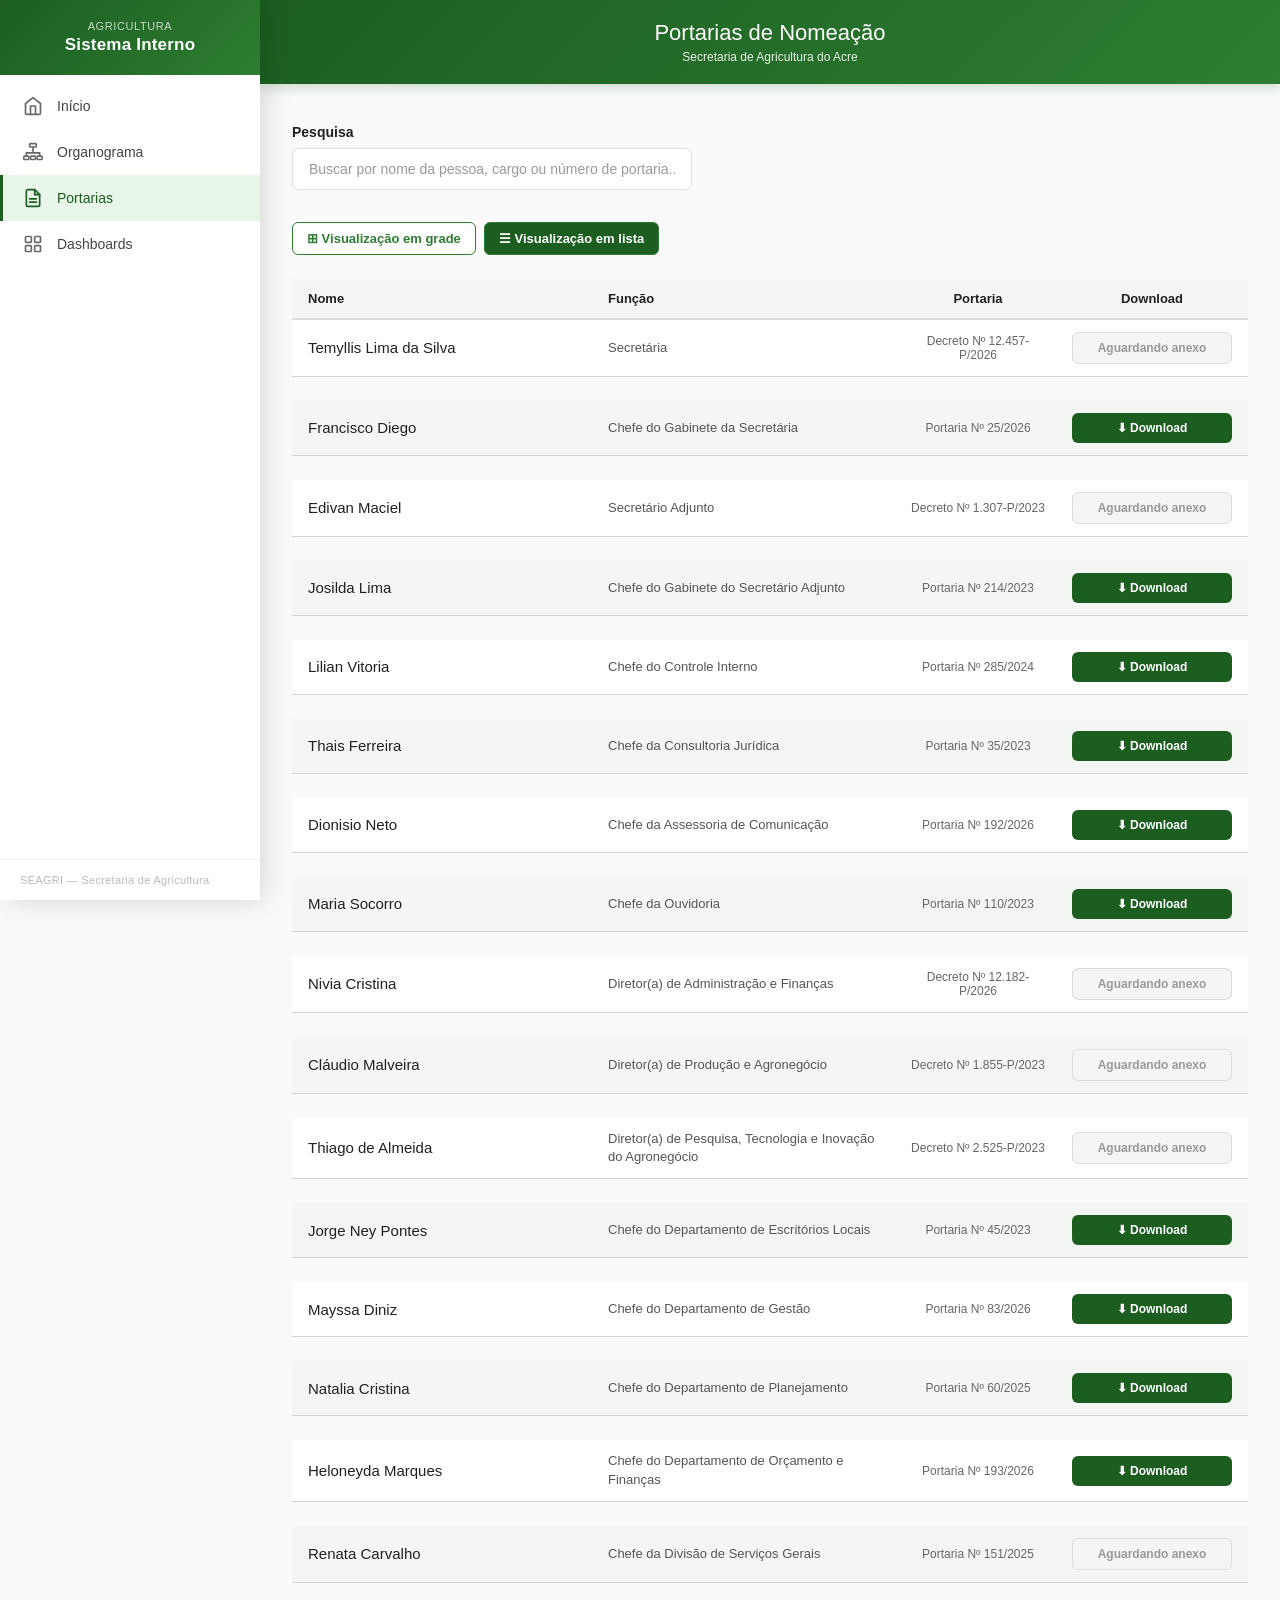
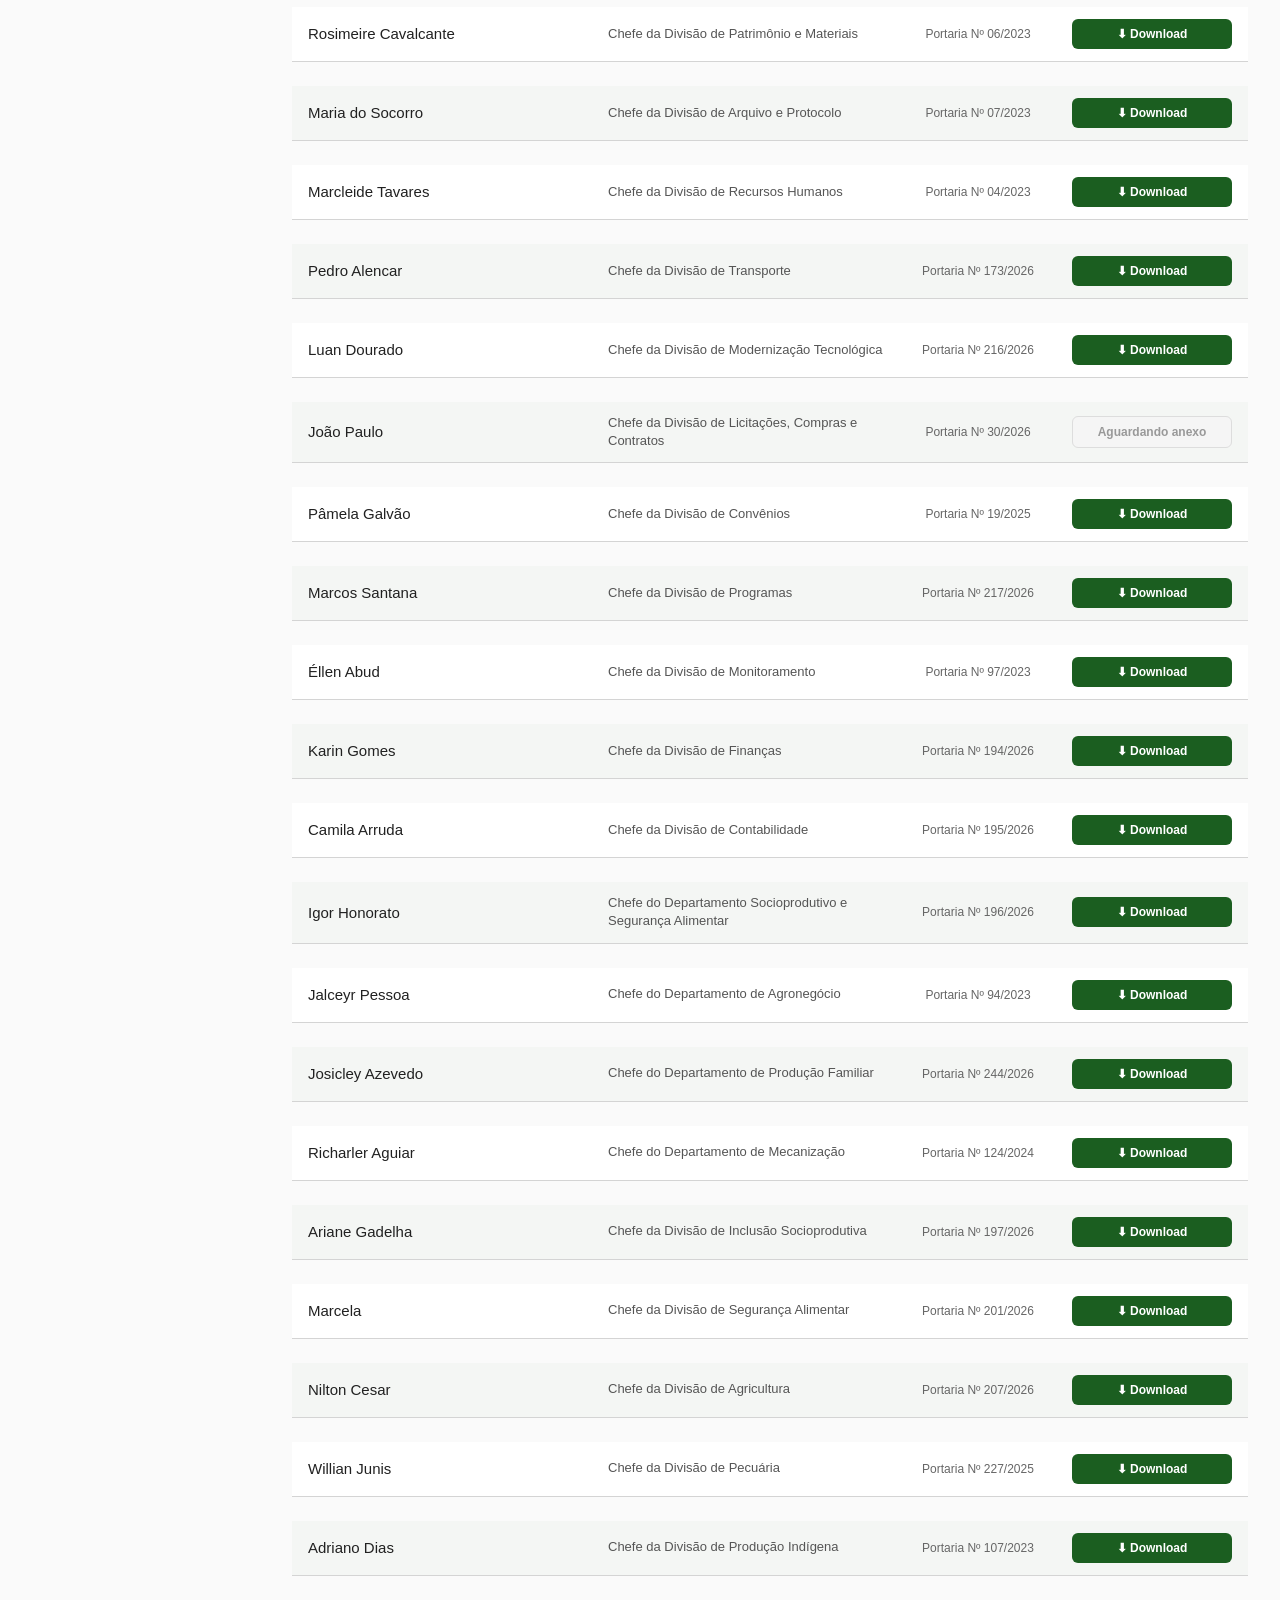
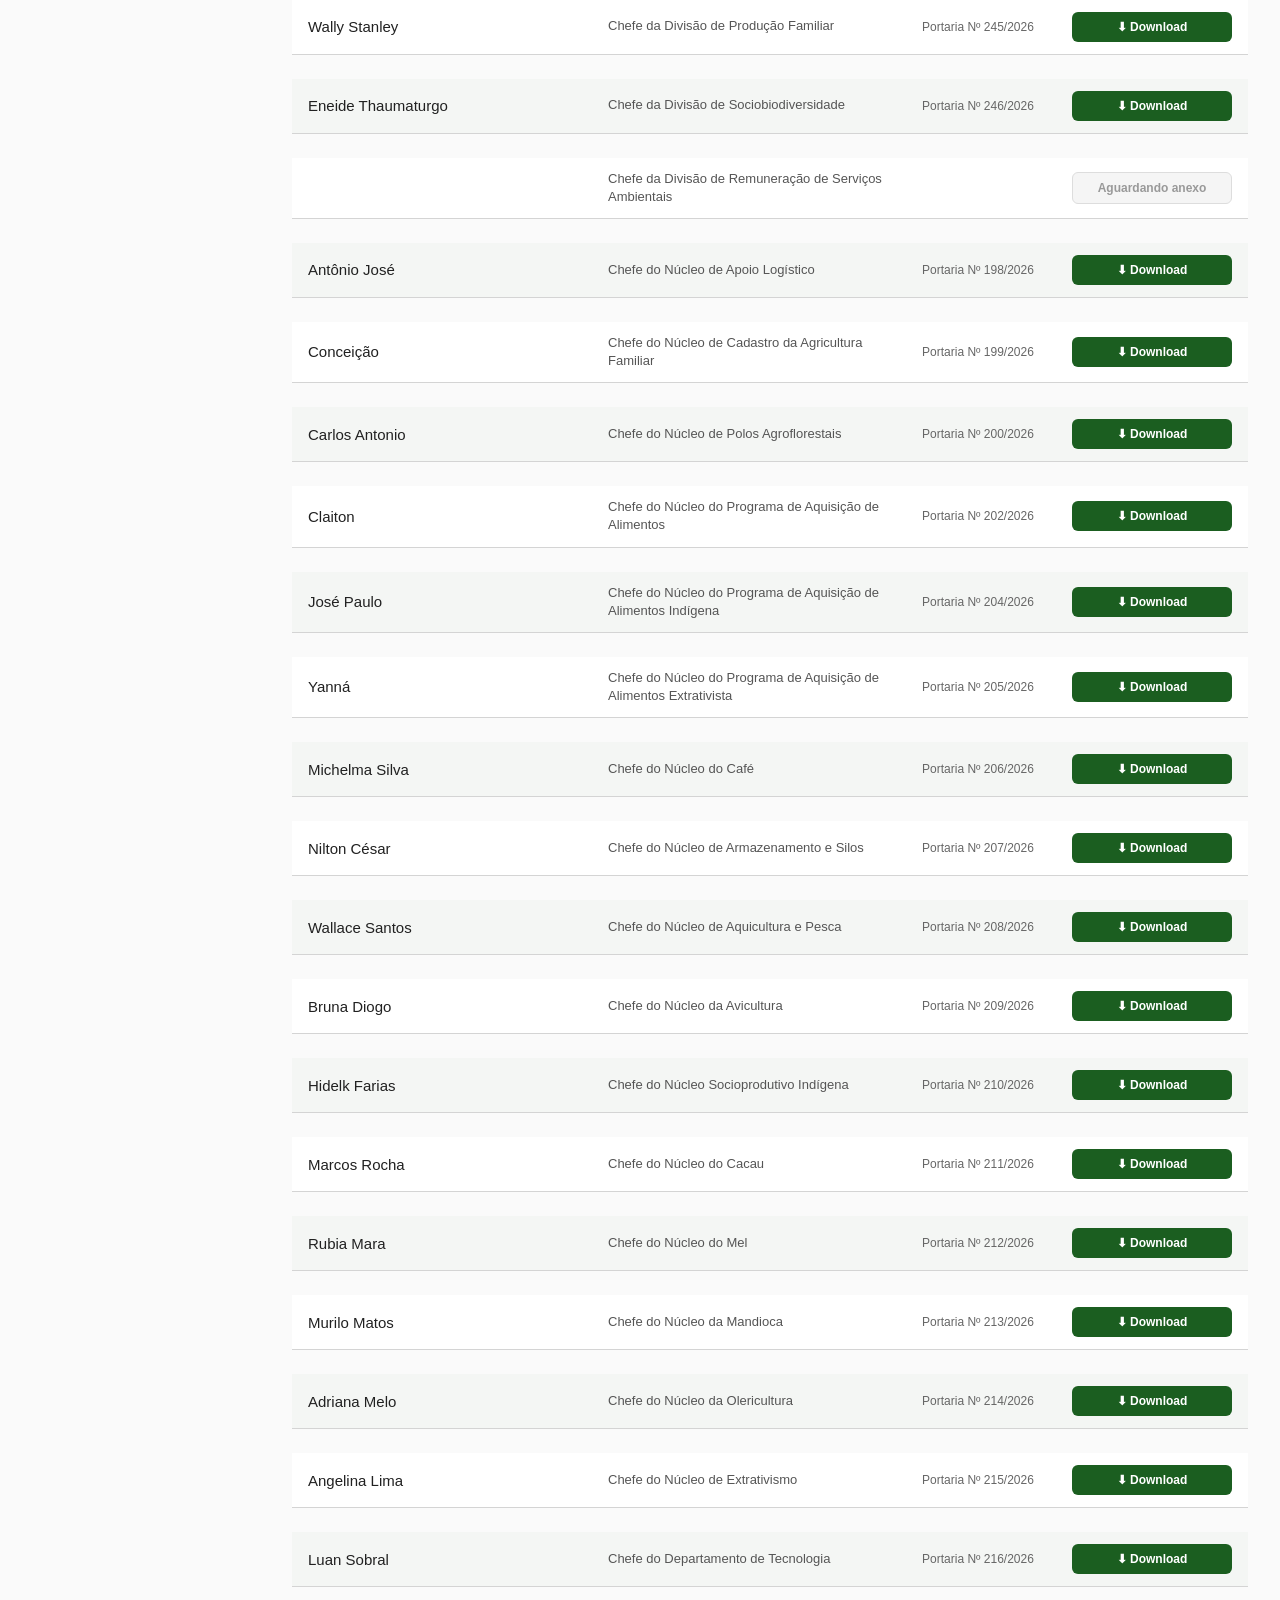
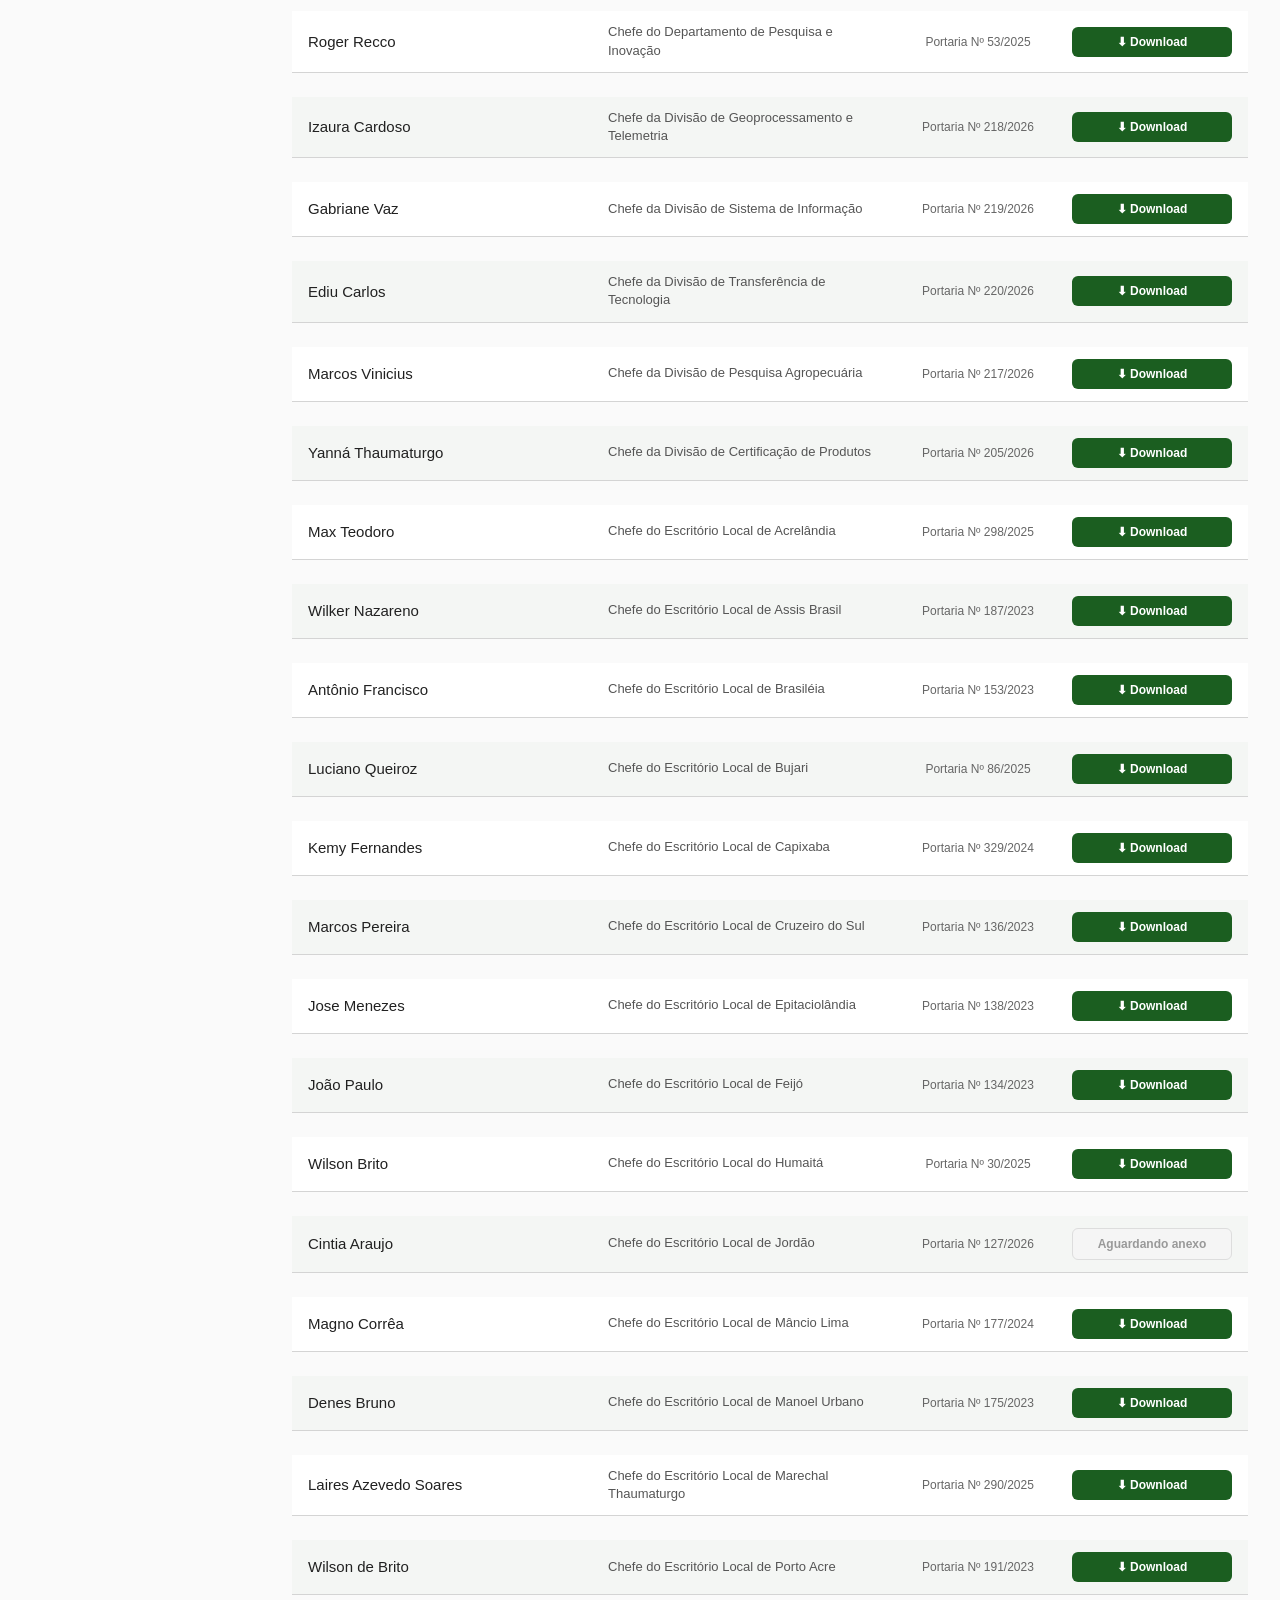
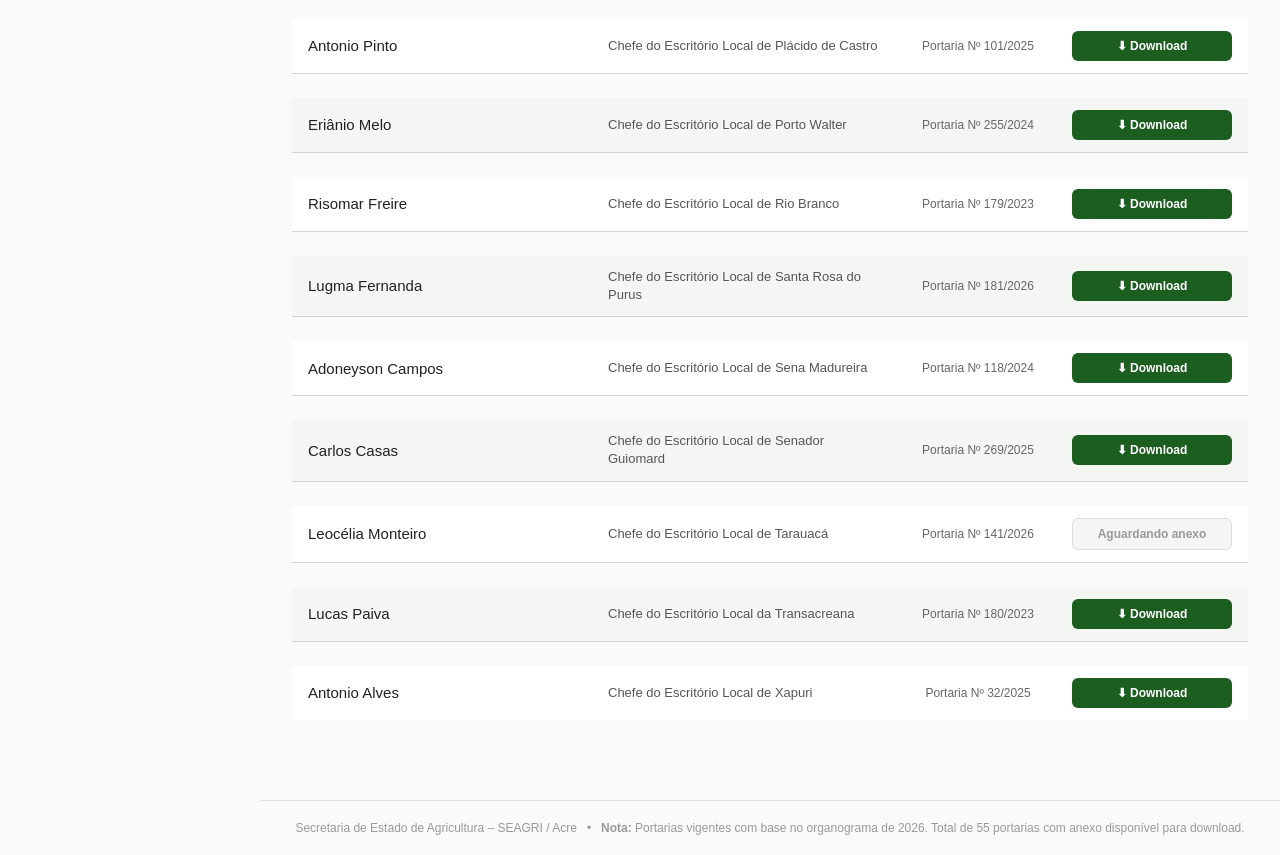
<file: pages/portarias.html>
<!DOCTYPE html>
<html lang="pt-BR">
<head>
<meta charset="UTF-8">
<meta name="viewport" content="width=device-width, initial-scale=1.0">
<title>Portarias SEAGRI</title>
<link rel="icon" type="image/svg+xml" href="../favicon.svg">
<meta property="og:title" content="Portarias SEAGRI">
<meta property="og:description" content="Portarias de designação e nomeação da Secretaria de Agricultura do Acre.">
<meta property="og:type" content="website">
<link rel="stylesheet" href="../css/base.css">
<link rel="stylesheet" href="../css/portarias.css">
</head>
<body>
<nav class="sidebar open" id="sidebar">
  <div class="sidebar-head">
    <div class="sidebar-head-info">
      <div class="sidebar-head-sub">Agricultura</div>
      <div class="sidebar-head-title">Sistema Interno</div>
    </div>
  </div>
  <div class="sidebar-nav">
    <a class="sidebar-link" href="index.html" data-page="index">
      <svg class="sidebar-icon" viewBox="0 0 24 24" fill="none" stroke="currentColor" stroke-width="2" stroke-linecap="round" stroke-linejoin="round"><path d="M3 9l9-7 9 7v11a2 2 0 01-2 2H5a2 2 0 01-2-2z"/><polyline points="9 22 9 12 15 12 15 22"/></svg>
      Início
    </a>
    <a class="sidebar-link" href="organograma.html" data-page="organograma">
      <svg class="sidebar-icon" viewBox="0 0 24 24" fill="none" stroke="currentColor" stroke-width="2" stroke-linecap="round" stroke-linejoin="round"><rect x="8" y="2" width="8" height="4" rx="1"/><rect x="1" y="17" width="6" height="4" rx="1"/><rect x="9" y="17" width="6" height="4" rx="1"/><rect x="17" y="17" width="6" height="4" rx="1"/><path d="M12 6v5M4 17v-4h16v4"/></svg>
      Organograma
    </a>
    <a class="sidebar-link" href="portarias.html" data-page="portarias">
      <svg class="sidebar-icon" viewBox="0 0 24 24" fill="none" stroke="currentColor" stroke-width="2" stroke-linecap="round" stroke-linejoin="round"><path d="M14 2H6a2 2 0 00-2 2v16a2 2 0 002 2h12a2 2 0 002-2V8z"/><polyline points="14 2 14 8 20 8"/><line x1="16" y1="13" x2="8" y2="13"/><line x1="16" y1="17" x2="8" y2="17"/></svg>
      Portarias
    </a>
    <a class="sidebar-link" href="https://datastudio.google.com/reporting/2b0d6260-ce84-4061-944b-954971732248/page/5xLlD" target="_blank" data-page="dashboards">
      <svg class="sidebar-icon" viewBox="0 0 24 24" fill="none" stroke="currentColor" stroke-width="2" stroke-linecap="round" stroke-linejoin="round"><rect x="3" y="3" width="7" height="7" rx="1"/><rect x="14" y="3" width="7" height="7" rx="1"/><rect x="14" y="14" width="7" height="7" rx="1"/><rect x="3" y="14" width="7" height="7" rx="1"/></svg>
      Dashboards
    </a>
    <a class="sidebar-link" href="chamados.html" data-page="chamados" id="sidebarLinkChamados">
      <svg class="sidebar-icon" viewBox="0 0 24 24" fill="none" stroke="currentColor" stroke-width="2" stroke-linecap="round" stroke-linejoin="round"><path d="M21 15a2 2 0 01-2 2H7l-4 4V5a2 2 0 012-2h14a2 2 0 012 2z"/></svg>
      Chamados
    </a>
    <a class="sidebar-link" href="contatos.html" data-page="contatos" id="sidebarLinkContatos">
      <svg class="sidebar-icon" viewBox="0 0 24 24" fill="none" stroke="currentColor" stroke-width="2" stroke-linecap="round" stroke-linejoin="round"><path d="M17 21v-2a4 4 0 00-4-4H5a4 4 0 00-4 4v2"/><circle cx="9" cy="7" r="4"/><path d="M23 21v-2a4 4 0 00-3-3.87M16 3.13a4 4 0 010 7.75"/></svg>
      Contatos
    </a>
  </div>
  <div class="sidebar-foot">SEAGRI &mdash; Secretaria de Agricultura</div>
</nav>
<script src="../js/sidebar.js"></script>
<header>
  <h1>Portarias de Nomeação</h1>
  <p>Secretaria de Agricultura do Acre</p>
</header>


<div class="container">
  <div class="search-box">
    <label for="searchInput">Pesquisa</label>
    <input id="searchInput" type="text" placeholder="Buscar por nome da pessoa, cargo ou número de portaria...">
  </div>

  <div class="view-controls">
    <button class="view-btn" id="gridViewBtn" title="Visualização em grade">⊞ Visualização em grade</button>
    <button class="view-btn active" id="listViewBtn" title="Visualização em lista">☰ Visualização em lista</button>
  </div>

  <div class="list-header" id="listHeader">
    <div class="list-header-item list-header-nome">Nome</div>
    <div class="list-header-item list-header-cargo">Função</div>
    <div class="list-header-item list-header-portaria">Portaria</div>
    <div class="list-header-item list-header-acao">Download</div>
  </div>

  <div class="setores" id="setoresContainer"></div>
</div>

<footer>
  Secretaria de Estado de Agricultura &ndash; SEAGRI / Acre &nbsp;&nbsp;&bull;&nbsp;&nbsp;
  <strong>Nota:</strong> Portarias vigentes com base no organograma de 2026.
  Total de 55 portarias com anexo disponível para download.
</footer>

<script>
const portariasPDFMap = {
  "04/2023": "../portarias/portarias 2023/[015]-5958327_Publicacao.pdf",
  "06/2023": "../portarias/portarias 2023/[015]-5958327_Publicacao.pdf",
  "07/2023": "../portarias/portarias 2023/[015]-5958327_Publicacao.pdf",
  "35/2023": "../portarias/portarias 2023/[066]-6025855_Publicacao.pdf",
  "45/2023": "../portarias/portarias 2023/[082]-6065080_Publicacao.pdf",
  "94/2023": "../portarias/portarias 2023/[149]-6204238_Publicacao.pdf",
  "97/2023": "../portarias/portarias 2023/[149]-6204238_Publicacao.pdf",
  "107/2023": "../portarias/portarias 2023/[159]-6204795_Publicacao.pdf",
  "110/2023": "../portarias/portarias 2023/[127]-6188760_Publicacao.pdf",
  "134/2023": "../portarias/portarias 2023/[199]-6355713_Publicacao.pdf",
  "136/2023": "../portarias/portarias 2023/[199]-6355713_Publicacao.pdf",
  "138/2023": "../portarias/portarias 2023/[199]-6355713_Publicacao.pdf",
  "153/2023": "../portarias/portarias 2023/[218]-6444113_Publicacao.pdf",
  "175/2023": "../portarias/portarias 2023/[252]-6499223_Publicacao.pdf",
  "179/2023": "../portarias/portarias 2023/[259]-6501228_Publicacao.pdf",
  "180/2023": "../portarias/portarias 2023/[259]-6501228_Publicacao.pdf",
  "187/2023": "../portarias/portarias 2023/[264]-6501405_Publicacao.pdf",
  "191/2023": "../portarias/portarias 2023/[266]-6508343_Publicacao.pdf",
  "213/2023": "../portarias/portarias 2023/[272]-6736012_Publicacao.pdf",
  "214/2023": "../portarias/portarias 2023/[274]-6751629_Publicacao.pdf",
  "118/2024": "../portarias/portarias 2024/[094]-0011286402_Publicacao.pdf",
  "124/2024": "../portarias/portarias 2024/[100]-0011304172_Publicacao.pdf",
  "177/2024": "../portarias/portarias 2024/[110]-0011990282_Publicacao.pdf",
  "255/2024": "../portarias/portarias 2024/[144]-0012930490_Publicacao.pdf",
  "280/2024": "../portarias/portarias 2024/[158]-0013209229_Publicacao.pdf",
  "285/2024": "../portarias/portarias 2024/[161]-0013278709_Publicacao_Portaria_285___Republicado___Chefe.pdf",
  "329/2024": "../portarias/portarias 2024/[217]-0013616259_Publicacao.pdf",
  "192/2026": "../portarias/portarias 2026/Portaria 192 - Dionisio Ferreira do Vale Neto.pdf",
  "193/2026": "../portarias/portarias 2026/Portaria 193 - Heloneyda Marques de Oliveira.pdf",
  "194/2026": "../portarias/portarias 2026/Portaria 194 - Karin Gomes Barlatti.pdf",
  "195/2026": "../portarias/portarias 2026/Portaria 195 - Camila de Melo Pires Arruda Oliveira.pdf",
  "196/2026": "../portarias/portarias 2026/Portaria 196 - Igor Honorato Leduino da Silva.pdf",
  "197/2026": "../portarias/portarias 2026/Portaria 197 - Ariane Gadelha dos Santos.pdf",
  "198/2026": "../portarias/portarias 2026/Portaria 198 - Antonio Jose Pereira da Silva.pdf",
  "199/2026": "../portarias/portarias 2026/Portaria 199 - Maria da Conceicao Almeida.pdf",
  "200/2026": "../portarias/portarias 2026/Portaria 200 - Carlos Antonio Pinheiro da Silva.pdf",
  "201/2026": "../portarias/portarias 2026/Portaria 201 - Marcela Rocha da Silva.pdf",
  "202/2026": "../portarias/portarias 2026/Portaria 202 - Claiton Roniere Oliveira.pdf",
  "204/2026": "../portarias/portarias 2026/Portaria 204 - Jose Paulo dos Santos Silva.pdf",
  "205/2026": "../portarias/portarias 2026/Portaria 205 - Yanna Thaumaturgo Motta.pdf",
  "206/2026": "../portarias/portarias 2026/Portaria 206 - Michelma Neves de Lima.pdf",
  "207/2026": "../portarias/portarias 2026/Portaria 207 - Nilton Cesar de Souza.pdf",
  "208/2026": "../portarias/portarias 2026/Portaria 208 - Wallace Santos Batista.pdf",
  "209/2026": "../portarias/portarias 2026/Portaria 209 - Bruna da Silva Diogo.pdf",
  "210/2026": "../portarias/portarias 2026/Portaria 210 - Hidelk Dinarte Farias de Albuquerque.pdf",
  "211/2026": "../portarias/portarias 2026/Portaria 211 - Marcos Rocha da Silva.pdf",
  "212/2026": "../portarias/portarias 2026/Portaria 212 - Rubia Mara Pessoa da Costa Lima.pdf",
  "213/2026": "../portarias/portarias 2026/Portaria 213 - Murilo de Araujo Matos Filho.pdf",
  "214/2026": "../portarias/portarias 2026/Portaria 214 - Adriana da Silva Melo.pdf",
  "215/2026": "../portarias/portarias 2026/Portaria 215 - Angelina Frota de Lima.pdf",
  "216/2026": "../portarias/portarias 2026/Portaria 216 - Luan Sobral Dourado.pdf",
  "217/2026": "../portarias/portarias 2026/Portaria 217 - Marcos Vinicius Rodrigues Santana.pdf",
  "218/2026": "../portarias/portarias 2026/Portaria 218 - Izaura Maria Cardoso Barros de Sa.pdf",
  "219/2026": "../portarias/portarias 2026/Portaria 219 - Gabriane Morais Vaz.pdf",
  "220/2026": "../portarias/portarias 2026/Portaria 220 - Ediu Carlos da Silva Junior.pdf",
  "19/2025": "../portarias/portarias 2025/[023]-0013959607_Publicacao.pdf",
  "25/2026": "../portarias/portarias 2026/Portaria 25 - Francisco Diego Soares de Messias.pdf",
  "30/2025": "../portarias/portarias 2025/[029]-0014215576_Publicacao.pdf",
  "32/2025": "../portarias/portarias 2025/[033]-0014231639_Publicacao.pdf",
  "53/2025": "../portarias/portarias 2025/[043]-0014601644_Publicacao_da_Portaria_n._53_2025___Chefia_do_Dep._de.pdf",
  "60/2025": "../portarias/portarias 2025/[051]-0014721879_Publicacao_da_Portaria_60_2025__.pdf",
  "83/2026": "../portarias/portarias 2026/Portaria 83 - Mayssa Jhully Oliveira de Souza Diniz.pdf",
  "86/2025": "../portarias/portarias 2025/[071]-0015089859_Publicacao.pdf",
  "101/2025": "../portarias/portarias 2025/[087]-0015406227_Publicacao.pdf",
  "102/2025": "../portarias/portarias 2025/[089]-0015466098_Publicacao.pdf",
  "132/2025": "../portarias/portarias 2025/[113]-0016096089_Publicacao.pdf",
  "173/2026": "../portarias/portarias 2026/Portaria 173 - Pedro de Alencar Pedrosa Matos.pdf",
  "181/2026": "../portarias/portarias 2026/Portaria 181 - Lugma Fernanda Pinheiro de Moura.pdf",
  "205/2026": "../portarias/portarias 2026/Portaria 205 - Yanna Thaumaturgo Motta.pdf",
  "216/2026": "../portarias/portarias 2026/Portaria 216 - Luan Sobral Dourado.pdf",
  "217/2026": "../portarias/portarias 2026/Portaria 217 - Marcos Vinicius Rodrigues Santana.pdf",
  "227/2025": "../portarias/portarias 2025/[129]-0017061525_Publicacao.pdf",
  "244/2026": "../portarias/portarias 2026/Portaria 244-246 - Josicley, Wally, Eneide.pdf",
  "245/2026": "../portarias/portarias 2026/Portaria 244-246 - Josicley, Wally, Eneide.pdf",
  "246/2026": "../portarias/portarias 2026/Portaria 244-246 - Josicley, Wally, Eneide.pdf",
  "269/2025": "../portarias/portarias 2025/[143]-0018040909_Publicacao.pdf",
  "290/2025": "../portarias/portarias 2025/[145]-0018081245_Publicacao.pdf",
  "298/2025": "../portarias/portarias 2025/[151]-0018170345_Publicacao.pdf"
};

const portariasDados = [
  {titulo:"Secretária",pessoa:"Temyllis Lima da Silva",portaria:"Decreto Nº 12.457-P/2026"},
  {titulo:"Gabinete da Secretária",pessoa:"Francisco Diego",portaria:"Portaria Nº 25/2026"},
  {titulo:"Secretário Adjunto",pessoa:"Edivan Maciel",portaria:"Decreto Nº 1.307-P/2023"},
  {titulo:"Gabinete do Secretário Adjunto",pessoa:"Josilda Lima",portaria:"Portaria Nº 214/2023"},
  {titulo:"Controle Interno",pessoa:"Lilian Vitoria",portaria:"Portaria Nº 285/2024"},
  {titulo:"Consultoria Jurídica",pessoa:"Thais Ferreira",portaria:"Portaria Nº 35/2023"},
  {titulo:"Assessoria de Comunicação",pessoa:"Dionisio Neto",portaria:"Portaria Nº 192/2026"},
  {titulo:"Ouvidoria",pessoa:"Maria Socorro",portaria:"Portaria Nº 110/2023"},
  {titulo:"Diretoria de Administração e Finanças",pessoa:"Nivia Cristina",portaria:"Decreto Nº 12.182-P/2026"},
  {titulo:"Diretoria de Produção e Agronegócio",pessoa:"Cláudio Malveira",portaria:"Decreto Nº 1.855-P/2023"},
  {titulo:"Diretoria de Pesquisa, Tecnologia e Inovação do Agronegócio",pessoa:"Thiago de Almeida",portaria:"Decreto Nº 2.525-P/2023"},
  {titulo:"Departamento de Escritórios Locais",pessoa:"Jorge Ney Pontes",portaria:"Portaria Nº 45/2023"},
  {titulo:"Departamento de Gestão",pessoa:"Mayssa Diniz",portaria:"Portaria Nº 83/2026"},
  {titulo:"Departamento de Planejamento",pessoa:"Natalia Cristina",portaria:"Portaria Nº 60/2025"},
  {titulo:"Departamento de Orçamento e Finanças",pessoa:"Heloneyda Marques",portaria:"Portaria Nº 193/2026"},
  {titulo:"Divisão de Serviços Gerais",pessoa:"Renata Carvalho",portaria:"Portaria Nº 151/2025"},
  {titulo:"Divisão de Patrimônio e Materiais",pessoa:"Rosimeire Cavalcante",portaria:"Portaria Nº 06/2023"},
  {titulo:"Divisão de Arquivo e Protocolo",pessoa:"Maria do Socorro",portaria:"Portaria Nº 07/2023"},
  {titulo:"Divisão de Recursos Humanos",pessoa:"Marcleide Tavares",portaria:"Portaria Nº 04/2023"},
  {titulo:"Divisão de Transporte",pessoa:"Pedro Alencar",portaria:"Portaria Nº 173/2026"},
  {titulo:"Divisão de Modernização Tecnológica",pessoa:"Luan Dourado",portaria:"Portaria Nº 216/2026"},
  {titulo:"Divisão de Licitações, Compras e Contratos",pessoa:"João Paulo",portaria:"Portaria Nº 30/2026"},
  {titulo:"Divisão de Convênios",pessoa:"Pâmela Galvão",portaria:"Portaria Nº 19/2025"},
  {titulo:"Divisão de Programas",pessoa:"Marcos Santana",portaria:"Portaria Nº 217/2026"},
  {titulo:"Divisão de Monitoramento",pessoa:"Éllen Abud",portaria:"Portaria Nº 97/2023"},
  {titulo:"Divisão de Finanças",pessoa:"Karin Gomes",portaria:"Portaria Nº 194/2026"},
  {titulo:"Divisão de Contabilidade",pessoa:"Camila Arruda",portaria:"Portaria Nº 195/2026"},
  {titulo:"Departamento Socioprodutivo e Segurança Alimentar",pessoa:"Igor Honorato",portaria:"Portaria Nº 196/2026"},
  {titulo:"Departamento de Agronegócio",pessoa:"Jalceyr Pessoa",portaria:"Portaria Nº 94/2023"},
  {titulo:"Departamento de Produção Familiar",pessoa:"Josicley Azevedo",portaria:"Portaria Nº 244/2026"},
  {titulo:"Departamento de Mecanização",pessoa:"Richarler Aguiar",portaria:"Portaria Nº 124/2024"},
  {titulo:"Divisão de Inclusão Socioprodutiva",pessoa:"Ariane Gadelha",portaria:"Portaria Nº 197/2026"},
  {titulo:"Divisão de Segurança Alimentar",pessoa:"Marcela",portaria:"Portaria Nº 201/2026"},
  {titulo:"Divisão de Agricultura",pessoa:"Nilton Cesar",portaria:"Portaria Nº 207/2026"},
  {titulo:"Divisão de Pecuária",pessoa:"Willian Junis",portaria:"Portaria Nº 227/2025"},
  {titulo:"Divisão de Produção Indígena",pessoa:"Adriano Dias",portaria:"Portaria Nº 107/2023"},
  {titulo:"Divisão de Produção Familiar",pessoa:"Wally Stanley",portaria:"Portaria Nº 245/2026"},
  {titulo:"Divisão de Sociobiodiversidade",pessoa:"Eneide Thaumaturgo",portaria:"Portaria Nº 246/2026"},
  {titulo:"Divisão de Remuneração de Serviços Ambientais",pessoa:"",portaria:""},
  {titulo:"Núcleo de Apoio Logístico",pessoa:"Antônio José",portaria:"Portaria Nº 198/2026"},
  {titulo:"Núcleo de Cadastro da Agricultura Familiar",pessoa:"Conceição",portaria:"Portaria Nº 199/2026"},
  {titulo:"Núcleo de Polos Agroflorestais",pessoa:"Carlos Antonio",portaria:"Portaria Nº 200/2026"},
  {titulo:"Núcleo do Programa de Aquisição de Alimentos",pessoa:"Claiton",portaria:"Portaria Nº 202/2026"},
  {titulo:"Núcleo do Programa de Aquisição de Alimentos Indígena",pessoa:"José Paulo",portaria:"Portaria Nº 204/2026"},
  {titulo:"Núcleo do Programa de Aquisição de Alimentos Extrativista",pessoa:"Yanná",portaria:"Portaria Nº 205/2026"},
  {titulo:"Núcleo do Café",pessoa:"Michelma Silva",portaria:"Portaria Nº 206/2026"},
  {titulo:"Núcleo de Armazenamento e Silos",pessoa:"Nilton César",portaria:"Portaria Nº 207/2026"},
  {titulo:"Núcleo de Aquicultura e Pesca",pessoa:"Wallace Santos",portaria:"Portaria Nº 208/2026"},
  {titulo:"Núcleo da Avicultura",pessoa:"Bruna Diogo",portaria:"Portaria Nº 209/2026"},
  {titulo:"Núcleo Socioprodutivo Indígena",pessoa:"Hidelk Farias",portaria:"Portaria Nº 210/2026"},
  {titulo:"Núcleo do Cacau",pessoa:"Marcos Rocha",portaria:"Portaria Nº 211/2026"},
  {titulo:"Núcleo do Mel",pessoa:"Rubia Mara",portaria:"Portaria Nº 212/2026"},
  {titulo:"Núcleo da Mandioca",pessoa:"Murilo Matos",portaria:"Portaria Nº 213/2026"},
  {titulo:"Núcleo da Olericultura",pessoa:"Adriana Melo",portaria:"Portaria Nº 214/2026"},
  {titulo:"Núcleo de Extrativismo",pessoa:"Angelina Lima",portaria:"Portaria Nº 215/2026"},
  {titulo:"Departamento de Tecnologia",pessoa:"Luan Sobral",portaria:"Portaria Nº 216/2026"},
  {titulo:"Departamento de Pesquisa e Inovação",pessoa:"Roger Recco",portaria:"Portaria Nº 53/2025"},
  {titulo:"Divisão de Geoprocessamento e Telemetria",pessoa:"Izaura Cardoso",portaria:"Portaria Nº 218/2026"},
  {titulo:"Divisão de Sistema de Informação",pessoa:"Gabriane Vaz",portaria:"Portaria Nº 219/2026"},
  {titulo:"Divisão de Transferência de Tecnologia",pessoa:"Ediu Carlos",portaria:"Portaria Nº 220/2026"},
  {titulo:"Divisão de Pesquisa Agropecuária",pessoa:"Marcos Vinicius",portaria:"Portaria Nº 217/2026"},
  {titulo:"Divisão de Certificação de Produtos",pessoa:"Yanná Thaumaturgo",portaria:"Portaria Nº 205/2026"},
  {titulo:"Escritório Local de Acrelândia",pessoa:"Max Teodoro",portaria:"Portaria Nº 298/2025"},
  {titulo:"Escritório Local de Assis Brasil",pessoa:"Wilker Nazareno",portaria:"Portaria Nº 187/2023"},
  {titulo:"Escritório Local de Brasiléia",pessoa:"Antônio Francisco",portaria:"Portaria Nº 153/2023"},
  {titulo:"Escritório Local de Bujari",pessoa:"Luciano Queiroz",portaria:"Portaria Nº 86/2025"},
  {titulo:"Escritório Local de Capixaba",pessoa:"Kemy Fernandes",portaria:"Portaria Nº 329/2024"},
  {titulo:"Escritório Local de Cruzeiro do Sul",pessoa:"Marcos Pereira",portaria:"Portaria Nº 136/2023"},
  {titulo:"Escritório Local de Epitaciolândia",pessoa:"Jose Menezes",portaria:"Portaria Nº 138/2023"},
  {titulo:"Escritório Local de Feijó",pessoa:"João Paulo",portaria:"Portaria Nº 134/2023"},
  {titulo:"Escritório Local do Humaitá",pessoa:"Wilson Brito",portaria:"Portaria Nº 30/2025"},
  {titulo:"Escritório Local de Jordão",pessoa:"Cintia Araujo",portaria:"Portaria Nº 127/2026"},
  {titulo:"Escritório Local de Mâncio Lima",pessoa:"Magno Corrêa",portaria:"Portaria Nº 177/2024"},
  {titulo:"Escritório Local de Manoel Urbano",pessoa:"Denes Bruno",portaria:"Portaria Nº 175/2023"},
  {titulo:"Escritório Local de Marechal Thaumaturgo",pessoa:"Laires Azevedo Soares",portaria:"Portaria Nº 290/2025"},
  {titulo:"Escritório Local de Porto Acre",pessoa:"Wilson de Brito",portaria:"Portaria Nº 191/2023"},
  {titulo:"Escritório Local de Plácido de Castro",pessoa:"Antonio Pinto",portaria:"Portaria Nº 101/2025"},
  {titulo:"Escritório Local de Porto Walter",pessoa:"Eriânio Melo",portaria:"Portaria Nº 255/2024"},
  {titulo:"Escritório Local de Rio Branco",pessoa:"Risomar Freire",portaria:"Portaria Nº 179/2023"},
  {titulo:"Escritório Local de Santa Rosa do Purus",pessoa:"Lugma Fernanda",portaria:"Portaria Nº 181/2026"},
  {titulo:"Escritório Local de Sena Madureira",pessoa:"Adoneyson Campos",portaria:"Portaria Nº 118/2024"},
  {titulo:"Escritório Local de Senador Guiomard",pessoa:"Carlos Casas",portaria:"Portaria Nº 269/2025"},
  {titulo:"Escritório Local de Tarauacá",pessoa:"Leocélia Monteiro",portaria:"Portaria Nº 141/2026"},
  {titulo:"Escritório Local da Transacreana",pessoa:"Lucas Paiva",portaria:"Portaria Nº 180/2023"},
  {titulo:"Escritório Local de Xapuri",pessoa:"Antonio Alves",portaria:"Portaria Nº 32/2025"}
];

function getPortariaKey(portariaStr) {
  const match = portariaStr.match(/(\d+)\/(\d{4})/);
  return match ? `${match[1]}/${match[2]}` : null;
}

function getPreposicao(titulo) {
  const femininos = ['diretoria','divisão','consultoria','assessoria','ouvidoria','secretária'];
  const lower = titulo.toLowerCase();
  for (const f of femininos) {
    if (lower.startsWith(f)) return 'da';
  }
  return 'do';
}

function getCargoLabel(titulo, pessoa) {
  const lower = titulo.toLowerCase();
  if (lower.startsWith('secretária') || lower.startsWith('secretário')) return titulo;
  if (lower.startsWith('diretoria')) {
    const nomeSetor = titulo.replace(/^Diretoria\s+/i, '');
    return `Diretor(a) ${nomeSetor}`;
  }
  const prep = getPreposicao(titulo);
  return `Chefe ${prep} ${titulo}`;
}

function renderPortarias() {
  const container = document.getElementById('setoresContainer');

  portariasDados.forEach(p => {
    const card = document.createElement('div');
    card.className = 'portaria-card';

    const key = getPortariaKey(p.portaria);
    const pdfPath = portariasPDFMap[key];

    const linkHTML = pdfPath
      ? `<a href="${pdfPath}" download class="portaria-link has-pdf" title="Baixar PDF">⬇ Download</a>`
      : `<span class="portaria-link no-pdf" title="Em breve">Aguardando anexo</span>`;

    card.innerHTML = `
      <div class="card-setor">
        <h2>${p.titulo}</h2>
      </div>
      <div class="card-body">
        <p class="chefe-nome">${p.pessoa}</p>
        <p class="chefe-cargo">${getCargoLabel(p.titulo)}</p>
        <p class="portaria-num">${p.portaria}</p>
        ${linkHTML}
      </div>
    `;
    container.appendChild(card);
  });
}

document.getElementById('searchInput').addEventListener('input', e => {
  const term = e.target.value.toLowerCase();
  document.querySelectorAll('.portaria-card').forEach(card => {
    const text = card.textContent.toLowerCase();
    card.style.display = term === '' || text.includes(term) ? '' : 'none';
  });
});

renderPortarias();

const setoresContainer = document.getElementById('setoresContainer');
const gridViewBtn = document.getElementById('gridViewBtn');
const listViewBtn = document.getElementById('listViewBtn');
const listHeader = document.getElementById('listHeader');

function updateListViewClasses() {
  const cards = document.querySelectorAll('.portaria-card');
  cards.forEach(card => {
    const cardSetor = card.querySelector('.card-setor');
    const cardBody = card.querySelector('.card-body');
    if (setoresContainer.classList.contains('list-view')) {
      card.classList.add('list-view');
      cardSetor.classList.add('list-view');
      cardBody.classList.add('list-view');
      listHeader.style.display = '';
    } else {
      card.classList.remove('list-view');
      cardSetor.classList.remove('list-view');
      cardBody.classList.remove('list-view');
      listHeader.style.display = 'none';
    }
  });
}

// Inicializar com modo lista como padrão
setoresContainer.classList.add('list-view');
updateListViewClasses();

gridViewBtn.addEventListener('click', () => {
  setoresContainer.classList.remove('list-view');
  gridViewBtn.classList.add('active');
  listViewBtn.classList.remove('active');
  updateListViewClasses();
});

listViewBtn.addEventListener('click', () => {
  setoresContainer.classList.add('list-view');
  listViewBtn.classList.add('active');
  gridViewBtn.classList.remove('active');
  updateListViewClasses();
});
</script>
</body>
</html>
</file>
<file: css/base.css>
/* Estilos compartilhados — SEAGRI */
:root{
  --verde:#1b5e20;
  --verde2:#2e7d32;
  --verde-claro:#e8f5e9;
  --azul:#4472c4;
  --laranja:#ed7d31;
  --amarelo:#ffc000;
  --cinza:#888;
  --linha:#e0e0e0;
  --texto:#212121;
  --sombra:0 2px 8px rgba(27,94,32,0.1);
}
*{box-sizing:border-box;margin:0;padding:0}
body{font-family:"Roboto","Segoe UI",Arial,sans-serif;background:#fafafa;color:var(--texto);transition:padding-left .28s cubic-bezier(.4,0,.2,1)}
/* Sidebar push: only on desktop */
@media(min-width:769px){
  body.sidebar-open{padding-left:260px}
}

/* Sidebar navigation */
.sidebar-expand{
  position:fixed;left:0;top:50%;transform:translateY(-50%);
  z-index:1480;width:20px;height:56px;
  background:var(--verde);border:none;border-radius:0 8px 8px 0;
  cursor:pointer;color:#fff;font-size:18px;font-weight:300;
  display:flex;align-items:center;justify-content:center;
  box-shadow:2px 0 8px rgba(0,0,0,.15);
  opacity:0;pointer-events:none;
  transition:opacity .2s,width .15s,background .15s;
}
.sidebar-expand:hover{width:26px;background:var(--verde2)}
body:not(.sidebar-open) .sidebar-expand{opacity:1;pointer-events:auto}
/* On mobile, always show expand button when sidebar closed */
@media(max-width:768px){
  body.sidebar-open .sidebar-expand{opacity:0;pointer-events:none}
  body:not(.sidebar-open) .sidebar-expand{opacity:1;pointer-events:auto}
}
.sidebar{
  position:fixed;left:-270px;top:0;bottom:0;width:260px;
  background:#fff;z-index:1500;
  transition:left .28s cubic-bezier(.4,0,.2,1);
  display:flex;flex-direction:column;
  box-shadow:4px 0 28px rgba(0,0,0,.15);
}
.sidebar.open{left:0}
/* Overlay backdrop for mobile sidebar */
.sidebar-backdrop{
  display:none;position:fixed;inset:0;background:rgba(0,0,0,.4);
  z-index:1499;
}
@media(max-width:768px){
  .sidebar-backdrop.show{display:block}
}
.sidebar-head{
  background:linear-gradient(135deg,var(--verde),var(--verde2));
  color:#fff;padding:20px 16px;flex-shrink:0;
  display:flex;align-items:center;justify-content:center;gap:8px;
  min-height:70px;
}
/* Mobile hamburger button in header */
.mobile-menu-btn{
  display:none;position:absolute;left:16px;top:50%;transform:translateY(-50%);
  background:rgba(255,255,255,.18);border:1px solid rgba(255,255,255,.35);
  color:#fff;border-radius:8px;padding:8px 10px;cursor:pointer;
  font-size:20px;line-height:1;z-index:10;
}
@media(max-width:768px){
  .mobile-menu-btn{display:flex;align-items:center;justify-content:center}
}
.sidebar-head-info{flex:1;min-width:0;text-align:center}
.sidebar-head-sub{font-size:11px;font-weight:500;opacity:.75;letter-spacing:.6px;text-transform:uppercase;margin-bottom:3px}
.sidebar-head-title{font-size:17px;font-weight:700;letter-spacing:.2px}
.sidebar-toggle{
  background:rgba(255,255,255,.15);border:none;color:#fff;
  width:30px;height:30px;border-radius:6px;flex-shrink:0;
  cursor:pointer;display:flex;align-items:center;justify-content:center;
  font-size:20px;font-weight:300;line-height:1;
  transition:background .15s;
}
.sidebar-toggle:hover{background:rgba(255,255,255,.28)}
.sidebar-nav{flex:1;padding:8px 0;overflow-y:auto}
.sidebar-link{
  display:flex;align-items:center;gap:14px;
  padding:13px 20px;
  color:#444;text-decoration:none;font-size:14px;font-weight:500;
  border-left:3px solid transparent;
  transition:background .15s,color .15s,border-color .15s;
}
.sidebar-link:hover{background:#f5f5f5;color:var(--verde)}
.sidebar-link.ativo{background:#e8f5e9;color:var(--verde);border-left-color:var(--verde)}
.sidebar-icon{flex-shrink:0;width:20px;height:20px;color:inherit;opacity:.8}
.sidebar-link.ativo .sidebar-icon,.sidebar-link:hover .sidebar-icon{opacity:1}
.sidebar-foot{padding:14px 20px;font-size:11px;color:#bbb;border-top:1px solid #f0f0f0;letter-spacing:.3px}
</file>
<file: css/index.css>
/* Estilos da página inicial — SEAGRI */
body{min-height:100vh;display:flex;flex-direction:column}
header{position:relative;background:linear-gradient(135deg,var(--verde),var(--verde2));color:#fff;padding:20px 32px;text-align:center;box-shadow:0 4px 12px rgba(27,94,32,0.2);display:flex;flex-direction:column;align-items:center;justify-content:center}
header h1{font-size:22px;font-weight:500;margin:0 0 4px}
header p{font-size:12px;opacity:.9;margin:0}
.admin-login-btn{position:absolute;top:12px;right:16px;display:inline-flex;align-items:center;gap:6px;padding:7px 12px;background:rgba(255,255,255,.15);color:#fff;border:1px solid rgba(255,255,255,.35);border-radius:8px;font-size:12px;font-weight:600;cursor:pointer;transition:background .2s;max-width:calc(100% - 100px)}
.admin-login-btn:hover{background:rgba(255,255,255,.28)}
.admin-login-btn.logado{background:#25d366;border-color:#1aab52}
#cardContatos,#cardChamados{display:none}
#cardContatos.visivel,#cardChamados.visivel{display:block}
.admin-overlay{display:none;position:fixed;inset:0;background:rgba(0,0,0,.55);z-index:2000;align-items:center;justify-content:center}
.admin-overlay.show{display:flex}
.admin-box{background:#fff;border-radius:14px;padding:28px;max-width:360px;width:90%;box-shadow:0 8px 40px rgba(0,0,0,.3);text-align:left}
.admin-box-title{font-size:17px;font-weight:700;color:#212121;margin:0 0 8px}
.admin-box-desc{font-size:13px;color:#666;margin:0 0 16px;line-height:1.5}
.admin-pwd{width:100%;padding:10px 14px;border:1.5px solid #e0e0e0;border-radius:8px;font-size:14px;outline:none;margin-bottom:6px}
.admin-pwd:focus{border-color:var(--verde2)}
.admin-errmsg{font-size:12px;color:#c0392b;min-height:18px;margin-bottom:12px}
.admin-btns{display:flex;gap:8px;justify-content:flex-end}
.admin-btn-ok{padding:9px 22px;background:var(--verde2);color:#fff;border:none;border-radius:8px;font-size:14px;font-weight:600;cursor:pointer;transition:background .2s}
.admin-btn-ok:hover{background:var(--verde)}
.admin-btn-cancel{padding:9px 16px;background:#f5f5f5;color:#333;border:1px solid #ddd;border-radius:8px;font-size:14px;cursor:pointer}
.admin-btn-cancel:hover{background:#e0e0e0}
.container{flex:1;display:flex;justify-content:center;align-items:center;padding:40px 24px}
.cards{display:grid;grid-template-columns:repeat(3,minmax(0,295px));gap:20px;justify-content:center;max-width:925px;width:100%}
.card-link{text-decoration:none;color:inherit;display:block}
.card{background:#fff;border-radius:16px;padding:28px 24px;text-align:center;box-shadow:0 4px 20px rgba(0,0,0,0.08);border:2px solid transparent;transition:all .3s ease;height:100%}
.card:hover{transform:translateY(-6px);box-shadow:0 8px 32px rgba(27,94,32,0.15);border-color:var(--verde2)}
.card-icon{font-size:48px;margin-bottom:16px;display:block}
.card h2{font-size:22px;font-weight:600;color:var(--verde);margin:0 0 12px}
.card p{font-size:14px;color:#666;line-height:1.6;margin:0}
.card .badge{display:inline-block;margin-top:16px;padding:8px 20px;background:var(--verde);color:#fff;border-radius:8px;font-size:13px;font-weight:600;transition:background .2s}
.card:hover .badge{background:var(--verde2)}
footer{padding:20px 32px;font-size:12px;color:#999;text-align:center;border-top:1px solid var(--linha)}
@media(max-width:768px){
  header{padding:16px 16px 16px 56px}
  header h1{font-size:19px}
  .admin-login-btn{font-size:11px;padding:6px 10px;right:12px;top:50%;transform:translateY(-50%)}
  .container{padding:24px 12px;align-items:flex-start}
  .cards{grid-template-columns:repeat(2,1fr);gap:14px;max-width:100%}
  .card{padding:20px 14px}
  .card h2{font-size:17px}
  .card-icon{font-size:36px;margin-bottom:10px}
}
@media(max-width:400px){
  header h1{font-size:17px}
  .cards{grid-template-columns:1fr;max-width:280px}
  .card{padding:18px 16px}
  .container{padding:20px 12px}
}
</file>
<file: base.css>
/* Estilos compartilhados — SEAGRI */
:root{
  --verde:#1b5e20;
  --verde2:#2e7d32;
  --verde-claro:#e8f5e9;
  --azul:#4472c4;
  --laranja:#ed7d31;
  --amarelo:#ffc000;
  --cinza:#888;
  --linha:#e0e0e0;
  --texto:#212121;
  --sombra:0 2px 8px rgba(27,94,32,0.1);
}
*{box-sizing:border-box;margin:0;padding:0}
body{font-family:"Roboto","Segoe UI",Arial,sans-serif;background:#fafafa;color:var(--texto);transition:padding-left .28s cubic-bezier(.4,0,.2,1)}
body.sidebar-open{padding-left:260px}

.seagri-header{
  background:linear-gradient(135deg,var(--verde),var(--verde2));
  color:#fff;
  padding:32px 32px 28px;
  text-align:center;
  box-shadow:0 4px 12px rgba(27,94,32,0.2);
  position:relative;
}
.seagri-header h1{font-size:26px;font-weight:500;margin:0 0 6px}
.seagri-header p{font-size:14px;opacity:.9;margin:0}
.seagri-header .voltar{
  position:absolute;left:20px;top:50%;transform:translateY(-50%);
  color:#fff;text-decoration:none;font-size:14px;opacity:.85;
  display:flex;align-items:center;gap:6px;
}
.seagri-header .voltar:hover{opacity:1}

.seagri-footer{
  padding:20px 32px;
  font-size:12px;
  color:#999;
  text-align:center;
  border-top:1px solid var(--linha);
}

/* Sidebar navigation */
.sidebar-expand{
  position:fixed;left:0;top:50%;transform:translateY(-50%);
  z-index:1480;width:20px;height:56px;
  background:var(--verde);border:none;border-radius:0 8px 8px 0;
  cursor:pointer;color:#fff;font-size:18px;font-weight:300;
  display:flex;align-items:center;justify-content:center;
  box-shadow:2px 0 8px rgba(0,0,0,.15);
  opacity:0;pointer-events:none;
  transition:opacity .2s,width .15s,background .15s;
}
.sidebar-expand:hover{width:26px;background:var(--verde2)}
body:not(.sidebar-open) .sidebar-expand{opacity:1;pointer-events:auto}
.sidebar{
  position:fixed;left:-270px;top:0;bottom:0;width:260px;
  background:#fff;z-index:1500;
  transition:left .28s cubic-bezier(.4,0,.2,1);
  display:flex;flex-direction:column;
  box-shadow:4px 0 28px rgba(0,0,0,.15);
}
.sidebar.open{left:0}
.sidebar-head{
  background:linear-gradient(135deg,var(--verde),var(--verde2));
  color:#fff;padding:20px 16px 16px;flex-shrink:0;
  display:flex;align-items:flex-start;justify-content:space-between;gap:8px;
}
.sidebar-head-info{flex:1;min-width:0}
.sidebar-head-sub{font-size:11px;font-weight:500;opacity:.75;letter-spacing:.6px;text-transform:uppercase;margin-bottom:3px}
.sidebar-head-title{font-size:17px;font-weight:700;letter-spacing:.2px}
.sidebar-toggle{
  background:rgba(255,255,255,.15);border:none;color:#fff;
  width:30px;height:30px;border-radius:6px;flex-shrink:0;
  cursor:pointer;display:flex;align-items:center;justify-content:center;
  font-size:20px;font-weight:300;line-height:1;
  transition:background .15s;
}
.sidebar-toggle:hover{background:rgba(255,255,255,.28)}
.sidebar-nav{flex:1;padding:8px 0;overflow-y:auto}
.sidebar-link{
  display:flex;align-items:center;gap:14px;
  padding:13px 20px;
  color:#444;text-decoration:none;font-size:14px;font-weight:500;
  border-left:3px solid transparent;
  transition:background .15s,color .15s,border-color .15s;
}
.sidebar-link:hover{background:#f5f5f5;color:var(--verde)}
.sidebar-link.ativo{background:#e8f5e9;color:var(--verde);border-left-color:var(--verde)}
.sidebar-icon{flex-shrink:0;width:20px;height:20px;color:inherit;opacity:.8}
.sidebar-link.ativo .sidebar-icon,.sidebar-link:hover .sidebar-icon{opacity:1}
.sidebar-foot{padding:14px 20px;font-size:11px;color:#bbb;border-top:1px solid #f0f0f0;letter-spacing:.3px}
</file>
<file: chamados.css>
/* Estilos da página Chamados — SEAGRI */
:root{--azul:#0b5394;}
header{background:linear-gradient(135deg,var(--verde),var(--verde2));color:#fff;padding:40px 32px;text-align:center;box-shadow:0 4px 12px rgba(27,94,32,0.2);}
header h1{margin:0 0 8px;font-size:28px;font-weight:500;}
header p{margin:0;font-size:14px;opacity:.9;}
.btn-voltar{display:inline-block;margin-top:14px;padding:10px 20px;background:#fff;color:var(--verde);font-weight:600;font-size:14px;border-radius:8px;text-decoration:none;box-shadow:0 2px 8px rgba(0,0,0,0.15);transition:all .2s;}
.btn-voltar:hover{background:var(--verde-claro);transform:translateY(-2px);box-shadow:0 4px 12px rgba(0,0,0,0.2);}
.wrap{padding:32px;max-width:100%;margin:0;}
.meta{display:flex;flex-wrap:wrap;gap:16px;margin:0 0 32px;padding:0;}
.card{background:#fff;border:none;border-radius:12px;padding:16px 20px;font-size:13px;box-shadow:var(--sombra);}
.card b{color:var(--verde);}
.tools{margin:0 0 24px;font-size:14px;padding:0;}
.progresso-container{margin-bottom:20px;}
.progresso-titulo{display:flex;justify-content:space-between;margin-bottom:8px;font-size:13px;font-weight:500;}
.progresso-barra{width:100%;height:8px;background:var(--linha);border-radius:10px;overflow:hidden;}
.progresso-fill{height:100%;background:linear-gradient(90deg,var(--verde),var(--verde2));width:0%;transition:width 0.3s ease;border-radius:10px;}
.tools input{padding:12px 16px;border:1px solid var(--linha);border-radius:8px;width:100%;max-width:400px;font-size:14px;background:#fff;box-shadow:var(--sombra);margin-top:12px;}
.tools input:focus{outline:none;border-color:var(--verde);box-shadow:0 0 0 4px rgba(27,94,32,0.1);}
table{border-collapse:separate;border-spacing:0;width:100%;background:transparent;border-radius:0;overflow:visible;box-shadow:none;margin:0;padding:0;}
thead{display:none;}
tbody{display:grid;grid-template-columns:1fr;gap:16px;width:100%;padding:0;}
tbody td{border:none;padding:16px;font-size:14px;vertical-align:top;background:#fff;box-shadow:var(--sombra);border-radius:8px;width:100%;}
tbody tr:nth-child(even){background:#fff;}
tbody tr:hover{background:#f1f8e9;}
tbody tr{background:#fff;box-shadow:var(--sombra);overflow:hidden;display:flex;margin:0;border:none;}
tbody tr > td:first-child{width:30%;border-radius:0;}
tbody tr > td:last-child{flex:1;border-radius:0;padding:16px;}
.num{font-weight:600;color:var(--verde);white-space:nowrap;font-size:13px;}
.status-badge{display:inline-block;margin-top:6px;padding:4px 10px;border-radius:6px;font-size:11px;font-weight:600;}
.status-badge.pendente{background:#fff3e0;color:#e65100;}
.status-badge.concluido{background:#e8f5e9;color:#2e7d32;}
.arq{flex:0 0 30%;min-width:200px;}
.arq a{color:var(--azul);text-decoration:none;font-weight:600;word-break:break-word;transition:color 0.2s;}
.arq a:hover{color:var(--verde);text-decoration:underline;}
.texto{line-height:1.8;font-size:14px;}
.texto .u{font-weight:600;color:var(--verde);}
.texto-container{display:flex;flex-direction:column;gap:16px;}
.texto-titulo{display:flex;gap:12px;align-items:flex-start;padding:12px;background:var(--verde-claro);border-radius:8px;border-left:4px solid var(--verde);}
.texto-titulo-text{flex:1;font-weight:500;color:var(--texto);cursor:pointer;transition:opacity 0.2s;}
.texto-titulo-text:hover{opacity:0.7;}
.texto-corpo-text{font-size:14px;cursor:pointer;transition:opacity 0.2s;}
.texto-corpo-text:hover{opacity:0.7;}
.toast-notificacao{position:fixed;bottom:20px;right:20px;background:var(--verde);color:#fff;padding:16px 24px;border-radius:8px;box-shadow:0 4px 12px rgba(0,0,0,0.15);font-weight:500;z-index:9999;animation:slideIn 0.3s ease-out;}
@keyframes slideIn{from{transform:translateY(100px);opacity:0;}to{transform:translateY(0);opacity:1;}}
@keyframes slideOut{from{transform:translateY(0);opacity:1;}to{transform:translateY(100px);opacity:0;}}
.toast-saindo{animation:slideOut 0.3s ease-out forwards;}
.copy{font-size:12px;color:#fff;background:var(--verde2);border:none;border-radius:8px;padding:8px 16px;cursor:pointer;white-space:nowrap;font-weight:500;transition:all 0.2s;box-shadow:var(--sombra);position:relative;}
.copy:hover{background:var(--verde);transform:translateY(-2px);box-shadow:0 4px 12px rgba(27,94,32,0.2);}
.copy:active{transform:translateY(0);}
.copy.copiado{background:#4caf50;position:relative;}
.copy.copiado::after{content:"\2713";margin-left:6px;font-weight:bold;}
.obs{margin-top:32px;background:#fff8e1;border:1px solid #f0d98a;border-radius:12px;padding:16px 20px;font-size:13px;line-height:1.6;box-shadow:var(--sombra);}
.obs b{color:#9a6b00;}
.modal-backdrop{position:fixed;top:0;left:0;width:100%;height:100%;background:rgba(0,0,0,0.5);display:none;justify-content:center;align-items:center;z-index:10000;}
.modal-backdrop.ativo{display:flex;}
.modal-conteudo{background:#fff;border-radius:16px;padding:40px;box-shadow:0 8px 32px rgba(0,0,0,0.2);max-width:500px;text-align:center;position:relative;animation:modalEntrada 0.3s ease-out;}
@keyframes modalEntrada{from{transform:scale(0.8);opacity:0;}to{transform:scale(1);opacity:1;}}
.modal-titulo{font-size:32px;margin:0 0 20px;color:var(--verde);font-weight:500;}
.modal-emoji{font-size:80px;margin-bottom:20px;}
.modal-fechar{position:absolute;top:12px;right:12px;background:none;border:none;font-size:28px;cursor:pointer;color:#999;transition:color 0.2s;}
.modal-fechar:hover{color:var(--verde);}
footer{padding:24px 32px;font-size:12px;color:#999;text-align:center;border-top:1px solid var(--linha);}
@media(max-width:900px){
  .wrap{padding:16px;}
  header{padding:20px 16px;}
  header h1{font-size:22px;}
  table{padding:0;}
  tbody{grid-template-columns:1fr;gap:12px;}
  tbody tr{flex-direction:column;}
  tbody tr > td{width:100%;}
  tbody tr > td:last-child{flex:1;}
  .arq{width:100%;}
  .texto{font-size:13px;}
  .copy{padding:6px 12px;font-size:11px;}
}
@media(max-width:600px){
  .wrap{padding:12px;}
  header{padding:16px 12px;}
  header h1{font-size:20px;}
  header p{font-size:12px;}
  .meta{gap:8px;margin-bottom:16px;}
  .card{padding:12px;font-size:12px;}
  table{padding:0;}
  tbody{grid-template-columns:1fr;gap:8px;}
  tbody tr{flex-direction:column;border-radius:8px;}
  tbody tr > td{padding:12px;}
  .arq{width:100%;}
  .num{font-size:12px;}
  .texto{font-size:13px;}
  .texto-titulo{padding:10px;gap:8px;}
  .texto-corpo-text{font-size:13px;}
  .copy{padding:6px 10px;font-size:10px;}
}
/* Modal de senha */
#gate{position:fixed;inset:0;z-index:9999;background:rgba(0,0,0,0.55);display:flex;align-items:center;justify-content:center;padding:24px;}
#gate .gate-box{background:#fff;border-radius:16px;padding:36px 32px;max-width:360px;width:100%;text-align:center;box-shadow:0 20px 60px rgba(0,0,0,0.45);border-top:5px solid var(--verde);animation:gatePop .22s ease;}
@keyframes gatePop{from{opacity:0;transform:translateY(-12px) scale(.96);}to{opacity:1;transform:none;}}
#gate .gate-icon{font-size:52px;margin-bottom:12px;}
#gate h2{margin:0 0 8px;font-size:22px;color:var(--verde);font-weight:600;}
#gate p{margin:0 0 24px;font-size:14px;color:#666;}
#gate input{width:100%;padding:14px 16px;border:1px solid var(--linha);border-radius:8px;font-size:16px;text-align:center;letter-spacing:2px;background:#fafafa;}
#gate input:focus{outline:none;border-color:var(--verde);box-shadow:0 0 0 4px rgba(27,94,32,0.12);background:#fff;}
#gate button{width:100%;margin-top:16px;padding:14px;background:var(--verde);color:#fff;border:none;border-radius:8px;font-size:15px;font-weight:600;cursor:pointer;transition:background .2s;}
#gate button:hover{background:var(--verde2);}
#gate .gate-erro{color:#c62828;font-size:13px;margin-top:12px;min-height:18px;font-weight:500;}
body.locked{overflow:hidden;}
body.locked > *:not(#gate){filter:blur(6px);pointer-events:none;user-select:none;}
</file>
<file: portarias.css>
/* Estilos da página Portarias — SEAGRI */
header {
  background: linear-gradient(135deg, var(--verde), var(--verde2));
  color: #fff;
  padding: 40px 32px;
  text-align: center;
  box-shadow: 0 4px 12px rgba(27, 94, 32, 0.2);
}
header h1 {
  font-size: 28px;
  font-weight: 500;
  margin: 0 0 8px;
}
header p {
  font-size: 14px;
  opacity: 0.9;
  margin: 0;
}
.nav-buttons {
  display: flex;
  gap: 16px;
  padding: 20px 32px;
  background: #fff;
  border-bottom: 1px solid var(--linha);
  flex-wrap: wrap;
}
.nav-buttons a {
  padding: 10px 16px;
  border-radius: 6px;
  font-size: 14px;
  font-weight: 600;
  text-decoration: none;
  border: 1px solid var(--verde2);
  color: var(--verde);
  background: #fff;
  transition: all 0.2s;
}
.nav-buttons a:hover {
  background: var(--verde-claro);
}
.container {
  width: 100%;
  margin: 0 auto;
  padding: 40px 32px;
}
.search-box {
  margin-bottom: 32px;
}
.search-box label {
  display: block;
  font-size: 14px;
  font-weight: 600;
  color: var(--texto);
  margin-bottom: 8px;
}
.search-box input {
  width: 100%;
  max-width: 400px;
  padding: 12px 16px;
  font-size: 14px;
  border: 1px solid var(--linha);
  border-radius: 6px;
  background: #fff;
}
.search-box input::placeholder {
  color: #999;
}
.view-controls {
  display: flex;
  gap: 8px;
  margin-bottom: 24px;
}
.view-btn {
  padding: 8px 14px;
  border: 1px solid var(--verde2);
  background: #fff;
  color: var(--verde2);
  border-radius: 6px;
  cursor: pointer;
  font-size: 13px;
  font-weight: 600;
  transition: all 0.2s;
}
.view-btn.active {
  background: var(--verde);
  color: #fff;
}
.view-btn:hover:not(.active) {
  background: var(--verde-claro);
}
.setores {
  display: grid;
  grid-template-columns: repeat(4, 1fr);
  gap: 24px;
}
.setores.list-view {
  grid-template-columns: 1fr;
}
.portaria-card.list-view {
  display: grid;
  grid-template-columns: 1fr;
  gap: 0;
  margin-bottom: 0;
  box-shadow: none;
  border-bottom: 1px solid #f0f0f0;
  border-radius: 0;
}
.portaria-card.list-view:last-child {
  border-bottom: none;
}
.card-setor.list-view {
  display: none;
}
.card-body.list-view {
  display: grid;
  grid-template-columns: 1fr 1fr 140px 120px;
  align-items: center;
  padding: 12px 16px;
  gap: 24px;
}
.card-body.list-view .chefe-nome {
  font-size: 15px;
  font-weight: 500;
  margin: 0;
  text-align: left;
}
.card-body.list-view .chefe-cargo {
  font-size: 13px;
  margin: 0;
  text-align: left;
  color: #555;
}
.card-body.list-view .portaria-num {
  font-size: 12px;
  margin: 0;
  text-align: center;
  color: #666;
}
.card-body.list-view .portaria-link {
  margin: 0;
  flex-shrink: 0;
  width: 100%;
}
.list-header {
  display: grid;
  grid-template-columns: 1fr 1fr 140px 120px;
  gap: 24px;
  padding: 12px 16px;
  margin-bottom: 0;
  background: #f5f5f5;
  border-radius: 0;
  border-bottom: 2px solid #ddd;
}
.list-header-item {
  padding: 0;
  font-weight: 600;
  font-size: 13px;
  color: var(--texto);
}
.list-header-nome {
  text-align: left;
}
.list-header-cargo {
  text-align: left;
}
.list-header-portaria {
  text-align: center;
}
.list-header-acao {
  text-align: center;
}
.portaria-card {
  background: #fff;
  border-radius: 10px;
  box-shadow: 0 2px 10px rgba(0, 0, 0, 0.08);
  overflow: hidden;
  transition: box-shadow 0.2s;
}
.portaria-card:hover {
  box-shadow: 0 4px 16px rgba(27, 94, 32, 0.15);
}
.card-setor {
  background: linear-gradient(135deg, var(--verde), var(--verde2));
  padding: 16px 20px;
  text-align: center;
}
.card-setor h2 {
  font-size: 15px;
  font-weight: 700;
  color: #fff;
  margin: 0;
  text-transform: uppercase;
  letter-spacing: 0.5px;
  line-height: 1.4;
}
.card-body {
  padding: 20px;
  text-align: center;
}
.card-body .chefe-nome {
  font-size: 20px;
  font-weight: 700;
  color: var(--texto);
  margin: 0 0 6px;
  line-height: 1.3;
}
.card-body .chefe-cargo {
  font-size: 13px;
  font-weight: 500;
  color: #666;
  margin: 0 0 12px;
  line-height: 1.4;
}
.card-body .portaria-num {
  font-size: 11px;
  color: #999;
  margin: 0 0 14px;
}
.portaria-link {
  display: inline-block;
  padding: 8px 20px;
  border-radius: 6px;
  font-size: 12px;
  font-weight: 600;
  text-decoration: none;
  text-align: center;
  white-space: nowrap;
  min-width: 120px;
  transition: all 0.2s;
}
.portaria-link.has-pdf {
  background: var(--verde);
  color: #fff;
  cursor: pointer;
}
.portaria-link.has-pdf:hover {
  background: var(--verde2);
}
.portaria-link.no-pdf {
  background: #f5f5f5;
  color: #999;
  border: 1px solid #ddd;
  cursor: default;
}
footer {
  padding: 20px 32px;
  font-size: 12px;
  color: #999;
  text-align: center;
  border-top: 1px solid var(--linha);
  margin-top: 40px;
}
@media (max-width: 600px) {
  header {
    padding: 28px 16px;
  }
  header h1 {
    font-size: 22px;
  }
  .container {
    padding: 24px 16px;
  }
  .setores {
    grid-template-columns: 1fr;
  }
}
</file>
<file: css/chamados.css>
/* Estilos da página Chamados — SEAGRI */
:root{--azul:#0b5394;}
header{background:linear-gradient(135deg,var(--verde),var(--verde2));color:#fff;padding:20px 32px;text-align:center;box-shadow:0 4px 12px rgba(27,94,32,0.2);}
header h1{margin:0 0 4px;font-size:22px;font-weight:500;}
header p{margin:0;font-size:12px;opacity:.9;}
.wrap{padding:32px;max-width:100%;margin:0;}
.meta{display:flex;flex-wrap:wrap;gap:16px;margin:0 0 32px;padding:0;}
.card{background:#fff;border:none;border-radius:12px;padding:16px 20px;font-size:13px;box-shadow:var(--sombra);}
.card b{color:var(--verde);}
.tools{margin:0 0 24px;font-size:14px;padding:0;}
.progresso-container{margin-bottom:20px;}
.progresso-titulo{display:flex;justify-content:space-between;margin-bottom:8px;font-size:13px;font-weight:500;}
.progresso-barra{width:100%;height:8px;background:var(--linha);border-radius:10px;overflow:hidden;}
.progresso-fill{height:100%;background:linear-gradient(90deg,var(--verde),var(--verde2));width:0%;transition:width 0.3s ease;border-radius:10px;}
.tools input{padding:12px 16px;border:1px solid var(--linha);border-radius:8px;width:100%;max-width:400px;font-size:14px;background:#fff;box-shadow:var(--sombra);margin-top:12px;}
.tools input:focus{outline:none;border-color:var(--verde);box-shadow:0 0 0 4px rgba(27,94,32,0.1);}
table{border-collapse:separate;border-spacing:0;width:100%;background:transparent;border-radius:0;overflow:visible;box-shadow:none;margin:0;padding:0;}
thead{display:none;}
tbody{display:grid;grid-template-columns:1fr;gap:16px;width:100%;padding:0;}
tbody td{border:none;padding:16px;font-size:14px;vertical-align:top;background:#fff;box-shadow:var(--sombra);border-radius:8px;width:100%;}
tbody tr:nth-child(even){background:#fff;}
tbody tr:hover{background:#f1f8e9;}
tbody tr{background:#fff;box-shadow:var(--sombra);overflow:hidden;display:flex;margin:0;border:none;}
tbody tr > td:first-child{width:30%;border-radius:0;}
tbody tr > td:last-child{flex:1;border-radius:0;padding:16px;}
.num{font-weight:600;color:var(--verde);white-space:nowrap;font-size:13px;}
.status-badge{display:inline-block;margin-top:6px;padding:4px 10px;border-radius:6px;font-size:11px;font-weight:600;}
.status-badge.pendente{background:#fff3e0;color:#e65100;}
.status-badge.concluido{background:#e8f5e9;color:#2e7d32;}
.arq{flex:0 0 30%;min-width:200px;}
.arq a{color:var(--azul);text-decoration:none;font-weight:600;word-break:break-word;transition:color 0.2s;}
.arq a:hover{color:var(--verde);text-decoration:underline;}
.texto-container{display:flex;flex-direction:column;gap:16px;}
.texto-titulo{display:flex;gap:12px;align-items:flex-start;padding:12px;background:var(--verde-claro);border-radius:8px;border-left:4px solid var(--verde);}
.texto-titulo-text{flex:1;font-weight:500;color:var(--texto);cursor:pointer;transition:opacity 0.2s;}
.texto-titulo-text:hover{opacity:0.7;}
.texto-corpo-text{font-size:14px;cursor:pointer;transition:opacity 0.2s;}
.texto-corpo-text:hover{opacity:0.7;}
.toast-notificacao{position:fixed;bottom:20px;right:20px;background:var(--verde);color:#fff;padding:16px 24px;border-radius:8px;box-shadow:0 4px 12px rgba(0,0,0,0.15);font-weight:500;z-index:9999;animation:slideIn 0.3s ease-out;}
@keyframes slideIn{from{transform:translateY(100px);opacity:0;}to{transform:translateY(0);opacity:1;}}
@keyframes slideOut{from{transform:translateY(0);opacity:1;}to{transform:translateY(100px);opacity:0;}}
.toast-saindo{animation:slideOut 0.3s ease-out forwards;}
.copy{font-size:12px;color:#fff;background:var(--verde2);border:none;border-radius:8px;padding:8px 16px;cursor:pointer;white-space:nowrap;font-weight:500;transition:all 0.2s;box-shadow:var(--sombra);position:relative;flex-shrink:0;}
.copy:hover{background:var(--verde);transform:translateY(-2px);box-shadow:0 4px 12px rgba(27,94,32,0.2);}
.copy:active{transform:translateY(0);}
.copy.copiado{background:#4caf50;position:relative;}
.copy.copiado::after{content:"\2713";margin-left:6px;font-weight:bold;}
.obs{margin-top:32px;background:#fff8e1;border:1px solid #f0d98a;border-radius:12px;padding:16px 20px;font-size:13px;line-height:1.6;box-shadow:var(--sombra);}
.obs b{color:#9a6b00;}
.modal-backdrop{position:fixed;top:0;left:0;width:100%;height:100%;background:rgba(0,0,0,0.5);display:none;justify-content:center;align-items:center;z-index:10000;}
.modal-backdrop.ativo{display:flex;}
.modal-conteudo{background:#fff;border-radius:16px;padding:40px;box-shadow:0 8px 32px rgba(0,0,0,0.2);max-width:500px;text-align:center;position:relative;animation:modalEntrada 0.3s ease-out;}
@keyframes modalEntrada{from{transform:scale(0.8);opacity:0;}to{transform:scale(1);opacity:1;}}
.modal-titulo{font-size:32px;margin:0 0 20px;color:var(--verde);font-weight:500;}
.modal-fechar{position:absolute;top:12px;right:12px;background:none;border:none;font-size:28px;cursor:pointer;color:#999;transition:color 0.2s;}
.modal-fechar:hover{color:var(--verde);}
footer{padding:24px 32px;font-size:12px;color:#999;text-align:center;border-top:1px solid var(--linha);}
@media(max-width:900px){
  .wrap{padding:16px;}
  header{padding:10px 16px;}
  header h1{font-size:18px;}
  table{padding:0;}
  tbody{grid-template-columns:1fr;gap:12px;}
  tbody tr{flex-direction:column;}
  tbody tr > td{width:100%;}
  tbody tr > td:last-child{flex:1;}
  .arq{width:100%;}
  .texto{font-size:13px;}
  .copy{padding:6px 12px;font-size:11px;}
}
@media(max-width:600px){
  .wrap{padding:12px;}
  header{padding:16px 12px;}
  header h1{font-size:20px;}
  header p{font-size:12px;}
  .meta{gap:8px;margin-bottom:16px;}
  .card{padding:12px;font-size:12px;}
  table{padding:0;}
  tbody{grid-template-columns:1fr;gap:8px;}
  tbody tr{flex-direction:column;border-radius:8px;}
  tbody tr > td{padding:12px;}
  .arq{width:100%;}
  .num{font-size:12px;}
  .texto{font-size:13px;}
  .texto-titulo{padding:10px;gap:8px;}
  .texto-corpo-text{font-size:13px;}
  .copy{padding:6px 10px;font-size:10px;}
}
/* Modal de senha */
#gate{position:fixed;inset:0;z-index:9999;background:rgba(0,0,0,0.55);display:flex;align-items:center;justify-content:center;padding:24px;}
#gate .gate-box{background:#fff;border-radius:16px;padding:36px 32px;max-width:360px;width:100%;text-align:center;box-shadow:0 20px 60px rgba(0,0,0,0.45);border-top:5px solid var(--verde);animation:gatePop .22s ease;}
@keyframes gatePop{from{opacity:0;transform:translateY(-12px) scale(.96);}to{opacity:1;transform:none;}}
#gate .gate-icon{font-size:52px;margin-bottom:12px;}
#gate h2{margin:0 0 8px;font-size:22px;color:var(--verde);font-weight:600;}
#gate p{margin:0 0 24px;font-size:14px;color:#666;}
#gate input{width:100%;padding:14px 16px;border:1px solid var(--linha);border-radius:8px;font-size:16px;text-align:center;letter-spacing:2px;background:#fafafa;}
#gate input:focus{outline:none;border-color:var(--verde);box-shadow:0 0 0 4px rgba(27,94,32,0.12);background:#fff;}
#gate button{width:100%;margin-top:16px;padding:14px;background:var(--verde);color:#fff;border:none;border-radius:8px;font-size:15px;font-weight:600;cursor:pointer;transition:background .2s;}
#gate button:hover{background:var(--verde2);}
#gate .gate-erro{color:#c62828;font-size:13px;margin-top:12px;min-height:18px;font-weight:500;}
body.locked{overflow:hidden;}
body.locked > *:not(#gate){filter:blur(6px);pointer-events:none;user-select:none;}
/* Botão limpar progresso */
.btn-limpar-progresso{margin-top:10px;padding:8px 16px;background:#ff9800;color:#fff;border:none;border-radius:6px;cursor:pointer;font-weight:500;}
/* Títulos e descrições de seção intermediária */
.secao-titulo{margin:48px 0 8px;font-size:20px;color:var(--verde);font-weight:500;}
.secao-desc{margin:0 0 24px;font-size:13px;color:#666;}
/* Texto secundário (chefia / nome) nas tabelas */
.info-secundaria{font-size:13px;color:#555;}
/* Modal de cópia manual */
#modal-copia-manual .modal-conteudo{max-width:600px;text-align:left;}
#modal-copia-manual .modal-titulo{font-size:18px;margin-bottom:12px;}
#modal-copia-manual p{font-size:13px;color:#666;margin:0 0 12px;}
.modal-copia-area{width:100%;min-height:160px;padding:12px;border:1px solid var(--linha);border-radius:8px;font-family:inherit;font-size:13px;resize:vertical;}
</file>
<file: css/portarias.css>
/* Estilos da página Portarias — SEAGRI */
header {
  background: linear-gradient(135deg, var(--verde), var(--verde2));
  color: #fff;
  padding: 20px 32px;
  text-align: center;
  box-shadow: 0 4px 12px rgba(27, 94, 32, 0.2);
}
header h1 {
  font-size: 22px;
  font-weight: 500;
  margin: 0 0 4px;
}
header p {
  font-size: 12px;
  opacity: 0.9;
  margin: 0;
}

.container {
  width: 100%;
  margin: 0 auto;
  padding: 40px 32px;
}
.search-box {
  margin-bottom: 32px;
}
.search-box label {
  display: block;
  font-size: 14px;
  font-weight: 600;
  color: var(--texto);
  margin-bottom: 8px;
}
.search-box input {
  width: 100%;
  max-width: 400px;
  padding: 12px 16px;
  font-size: 14px;
  border: 1px solid var(--linha);
  border-radius: 6px;
  background: #fff;
}
.search-box input::placeholder {
  color: #999;
}
.view-controls {
  display: flex;
  gap: 8px;
  margin-bottom: 24px;
}
.view-btn {
  padding: 8px 14px;
  border: 1px solid var(--verde2);
  background: #fff;
  color: var(--verde2);
  border-radius: 6px;
  cursor: pointer;
  font-size: 13px;
  font-weight: 600;
  transition: all 0.2s;
}
.view-btn.active {
  background: var(--verde);
  color: #fff;
}
.view-btn:hover:not(.active) {
  background: var(--verde-claro);
}
.setores {
  display: grid;
  grid-template-columns: repeat(4, 1fr);
  gap: 24px;
}
.setores.list-view {
  grid-template-columns: 1fr;
}
.portaria-card.list-view {
  display: grid;
  grid-template-columns: 1fr;
  gap: 0;
  margin-bottom: 0;
  box-shadow: none;
  border-bottom: 1px solid #d4d4d4;
  border-radius: 0;
}
.portaria-card.list-view:nth-child(even) {
  background: #f4f6f4;
}
.portaria-card.list-view:last-child {
  border-bottom: none;
}
.card-setor.list-view {
  display: none;
}
.card-body.list-view {
  display: grid;
  grid-template-columns: 1fr 1fr 140px 160px;
  align-items: center;
  padding: 12px 16px;
  gap: 24px;
}
.card-body.list-view .chefe-nome {
  font-size: 15px;
  font-weight: 500;
  margin: 0;
  text-align: left;
}
.card-body.list-view .chefe-cargo {
  font-size: 13px;
  margin: 0;
  text-align: left;
  color: #555;
}
.card-body.list-view .portaria-num {
  font-size: 12px;
  margin: 0;
  text-align: center;
  color: #666;
}
.card-body.list-view .portaria-link {
  margin: 0;
  flex-shrink: 0;
  width: 100%;
}
.list-header {
  display: grid;
  grid-template-columns: 1fr 1fr 140px 160px;
  gap: 24px;
  padding: 12px 16px;
  margin-bottom: 0;
  background: #f5f5f5;
  border-radius: 0;
  border-bottom: 2px solid #ddd;
}
/* Tablet: 2 colunas */
@media(max-width:1024px){
  .setores:not(.list-view){ grid-template-columns: repeat(2, 1fr); gap: 16px; }
  .card-body.list-view { grid-template-columns: 1fr 1fr 120px; gap: 12px; }
  .list-header { grid-template-columns: 1fr 1fr 120px; gap: 12px; }
  .list-header-acao, .card-body.list-view .portaria-link { display: none; }
}
.list-header-item {
  padding: 0;
  font-weight: 600;
  font-size: 13px;
  color: var(--texto);
}
.list-header-nome {
  text-align: left;
}
.list-header-cargo {
  text-align: left;
}
.list-header-portaria {
  text-align: center;
}
.list-header-acao {
  text-align: center;
}
.portaria-card {
  background: #fff;
  border-radius: 10px;
  box-shadow: 0 2px 10px rgba(0, 0, 0, 0.08);
  overflow: hidden;
  transition: box-shadow 0.2s;
}
.portaria-card:hover {
  box-shadow: 0 4px 16px rgba(27, 94, 32, 0.15);
}
.card-setor {
  background: linear-gradient(135deg, var(--verde), var(--verde2));
  padding: 16px 20px;
  text-align: center;
}
.card-setor h2 {
  font-size: 15px;
  font-weight: 700;
  color: #fff;
  margin: 0;
  text-transform: uppercase;
  letter-spacing: 0.5px;
  line-height: 1.4;
}
.card-body {
  padding: 20px;
  text-align: center;
}
.card-body .chefe-nome {
  font-size: 20px;
  font-weight: 700;
  color: var(--texto);
  margin: 0 0 6px;
  line-height: 1.3;
}
.card-body .chefe-cargo {
  font-size: 13px;
  font-weight: 500;
  color: #666;
  margin: 0 0 12px;
  line-height: 1.4;
}
.card-body .portaria-num {
  font-size: 11px;
  color: #999;
  margin: 0 0 14px;
}
.portaria-link {
  display: inline-block;
  padding: 8px 20px;
  border-radius: 6px;
  font-size: 12px;
  font-weight: 600;
  text-decoration: none;
  text-align: center;
  white-space: nowrap;
  min-width: 120px;
  transition: all 0.2s;
}
.portaria-link.has-pdf {
  background: var(--verde);
  color: #fff;
  cursor: pointer;
}
.portaria-link.has-pdf:hover {
  background: var(--verde2);
}
.portaria-link.no-pdf {
  background: #f5f5f5;
  color: #999;
  border: 1px solid #ddd;
  cursor: default;
}
footer {
  padding: 20px 32px;
  font-size: 12px;
  color: #999;
  text-align: center;
  border-top: 1px solid var(--linha);
  margin-top: 40px;
}
@media (max-width: 600px) {
  header { padding: 14px 16px; }
  header h1 { font-size: 18px; }
  .container { padding: 16px 12px; }
  .setores:not(.list-view) { grid-template-columns: 1fr; gap: 12px; }
  .search-box input { max-width: 100%; }
  .view-controls { flex-wrap: wrap; }
  /* List-view on mobile: stacked card style */
  .list-header { display: none; }
  .card-setor.list-view { display: block; }
  .card-body.list-view {
    display: flex; flex-direction: column; align-items: flex-start;
    gap: 6px; padding: 14px 16px;
  }
  .card-body.list-view .chefe-nome { font-size: 15px; }
  .card-body.list-view .chefe-cargo { font-size: 12px; }
  .card-body.list-view .portaria-num { display: block; }
  .card-body.list-view .portaria-link { display: inline-block; margin-top: 4px; }
  .portaria-card.list-view {
    border-radius: 10px; box-shadow: 0 2px 10px rgba(0,0,0,.08);
    border-bottom: none; margin-bottom: 10px;
  }
  .portaria-card.list-view:nth-child(even) { background: #fff; }
}
</file>
